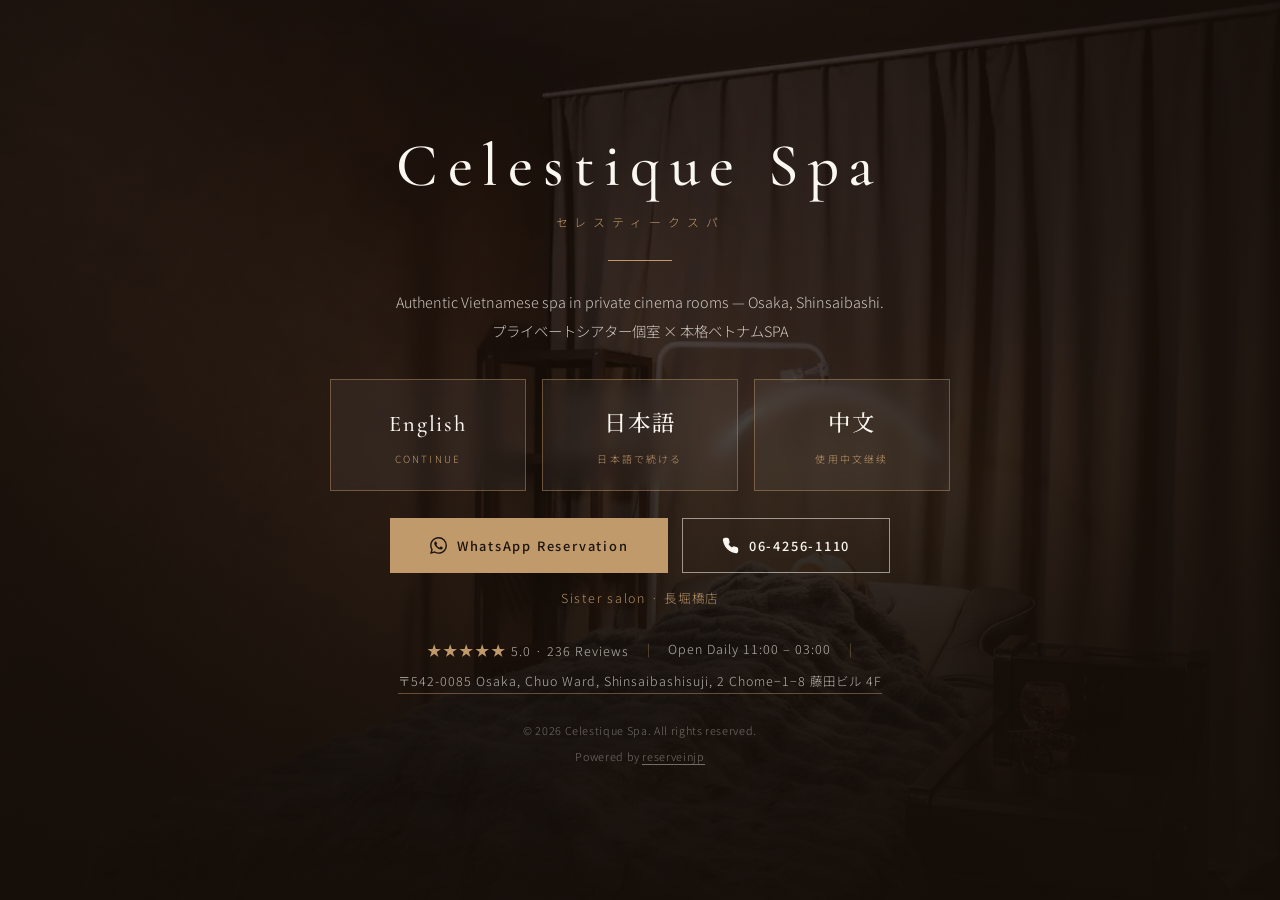
<file: index.html>
<!DOCTYPE html>
<html lang="en">
<head>
  <meta charset="UTF-8">
  <meta http-equiv="refresh" content="0; url=landing.html">
  <link rel="canonical" href="landing.html">
  <title>Celestique Spa | Osaka</title>
  <script>window.location.replace('landing.html');</script>
</head>
<body>
  <p>Redirecting to <a href="landing.html">Celestique Spa</a>&hellip;</p>
</body>
</html>
</file>
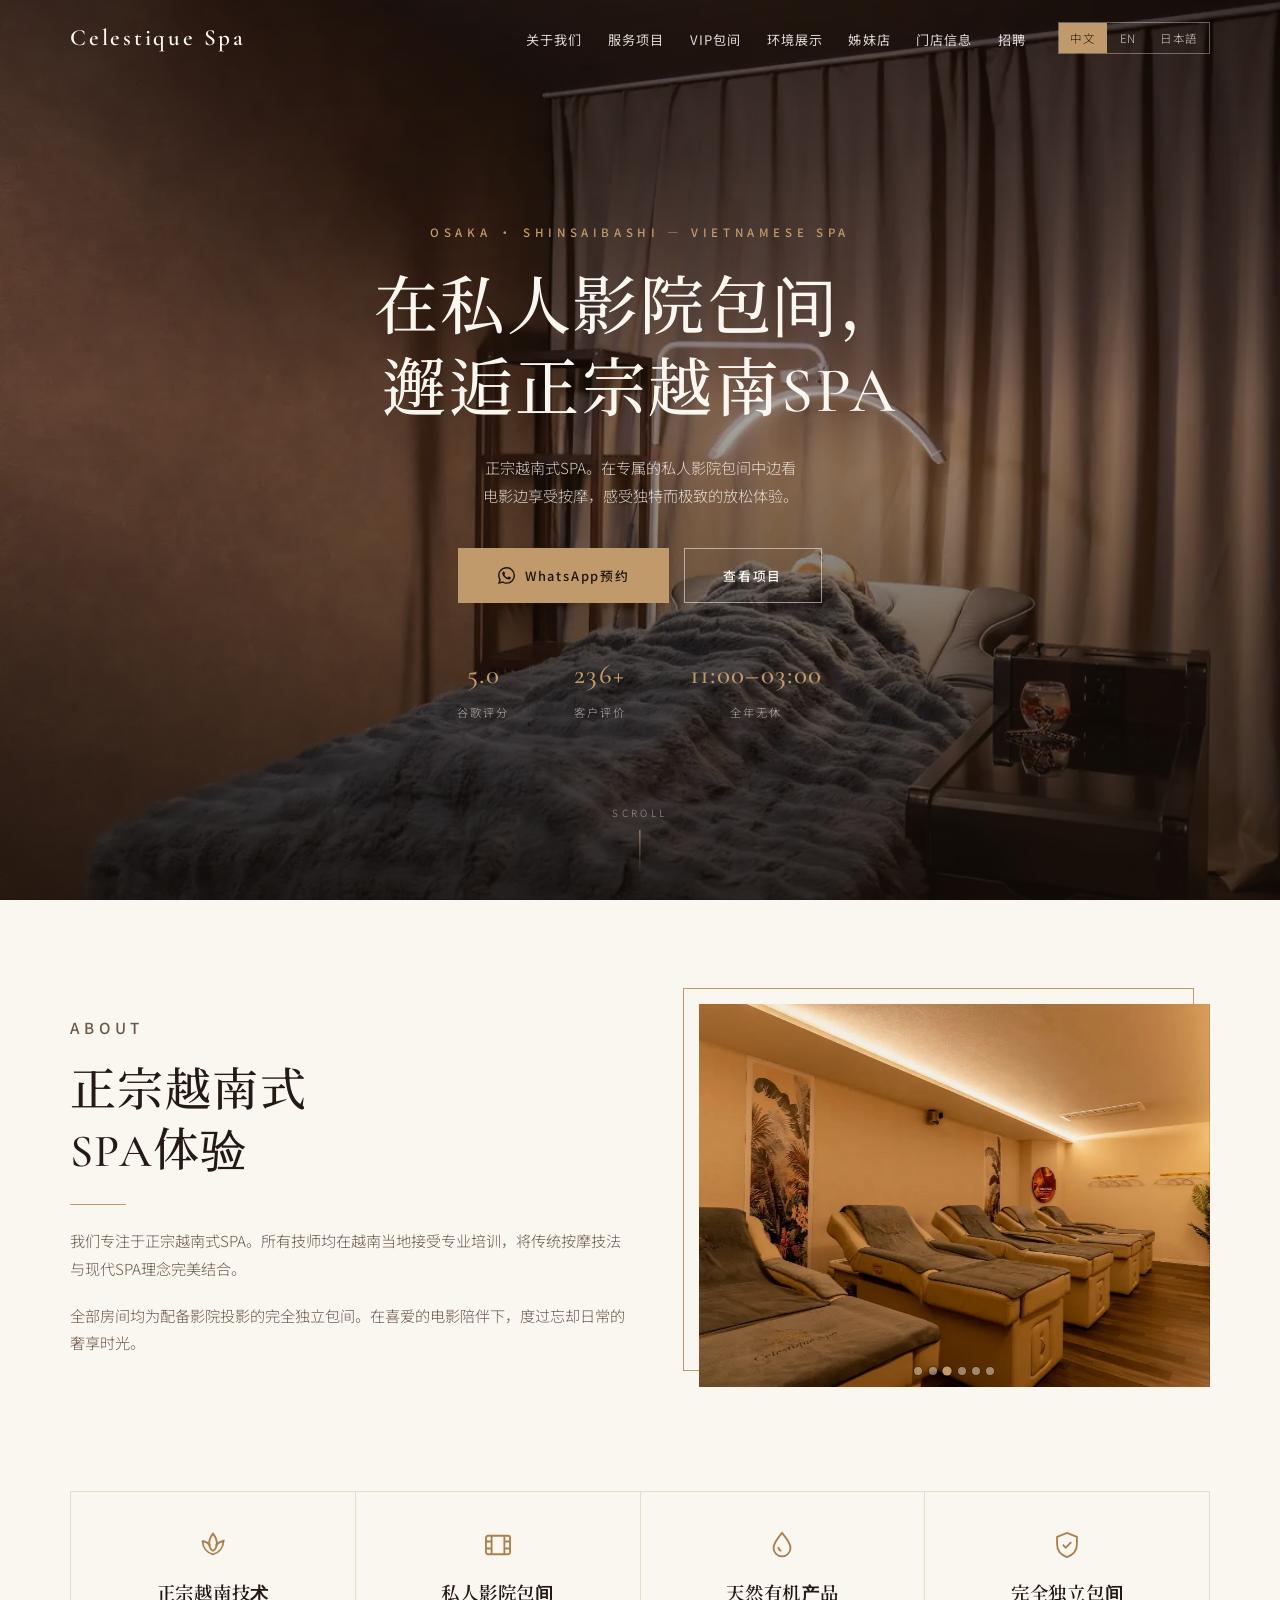
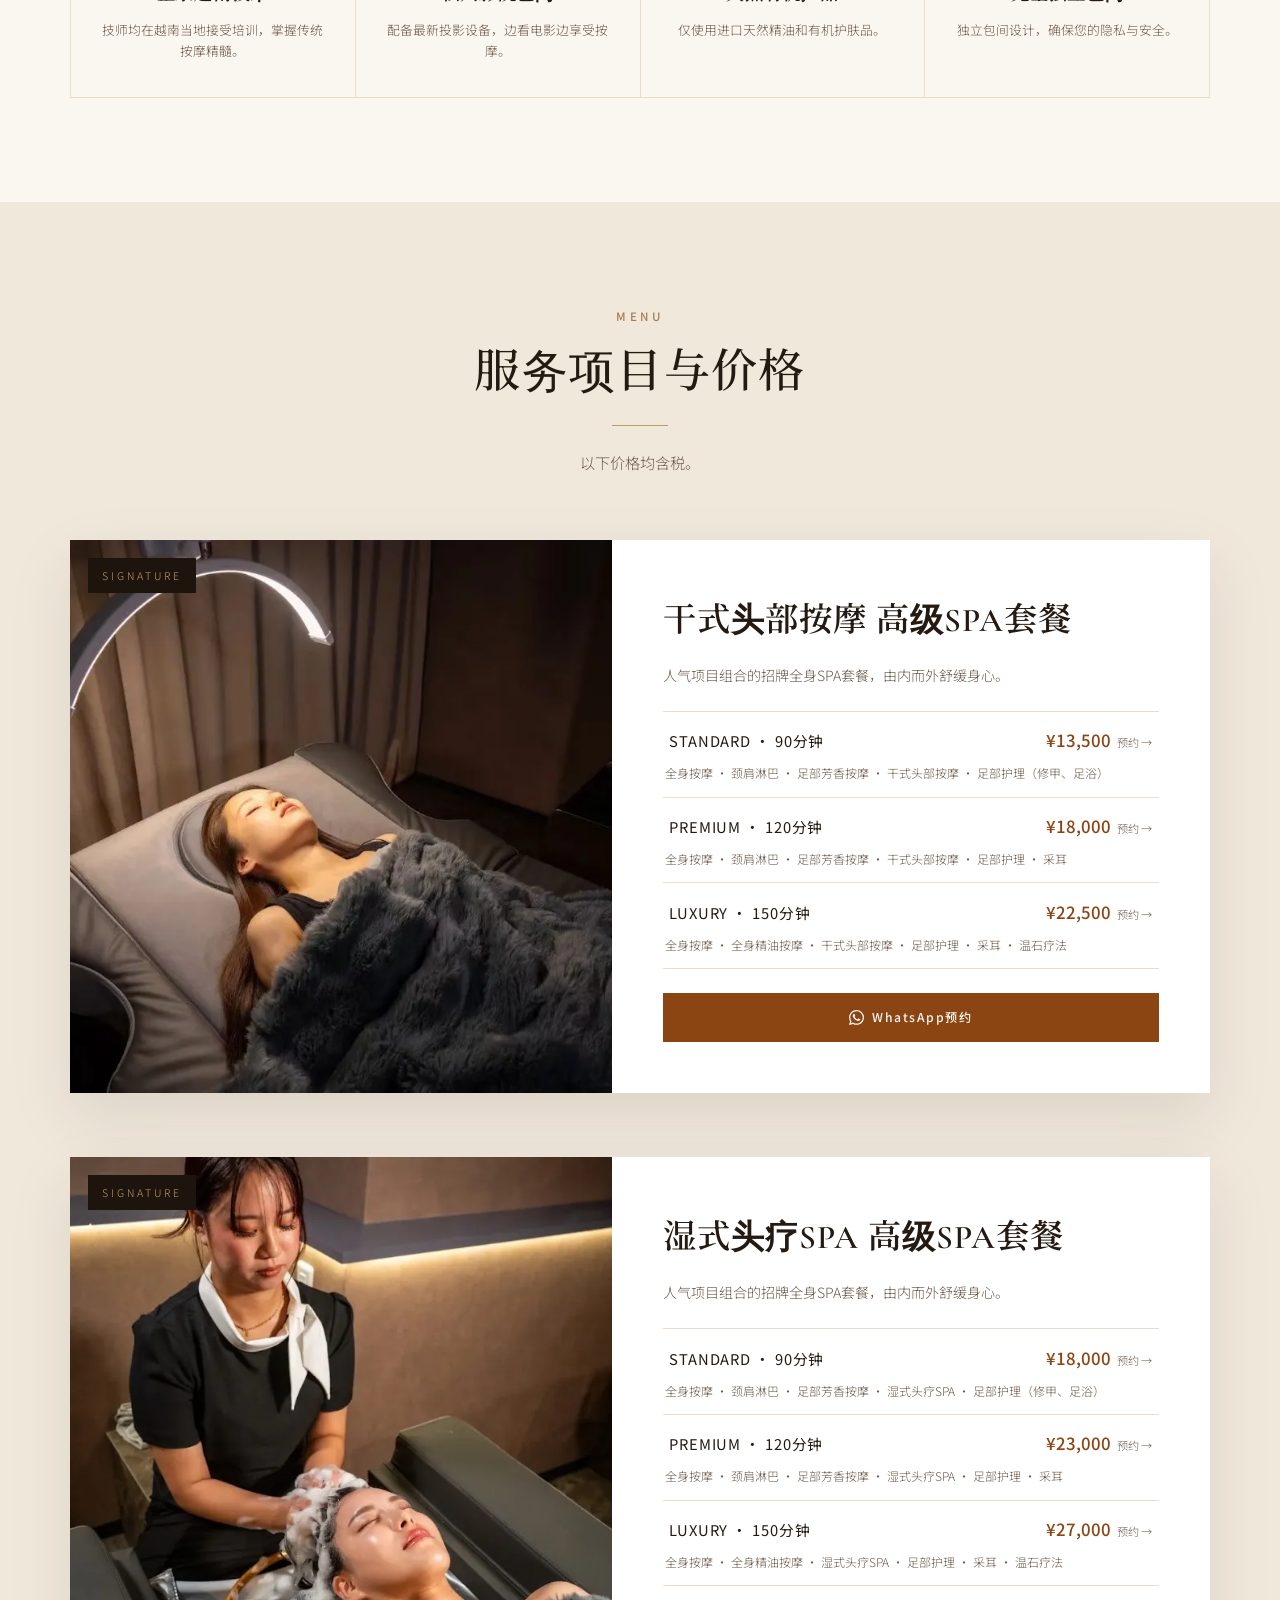
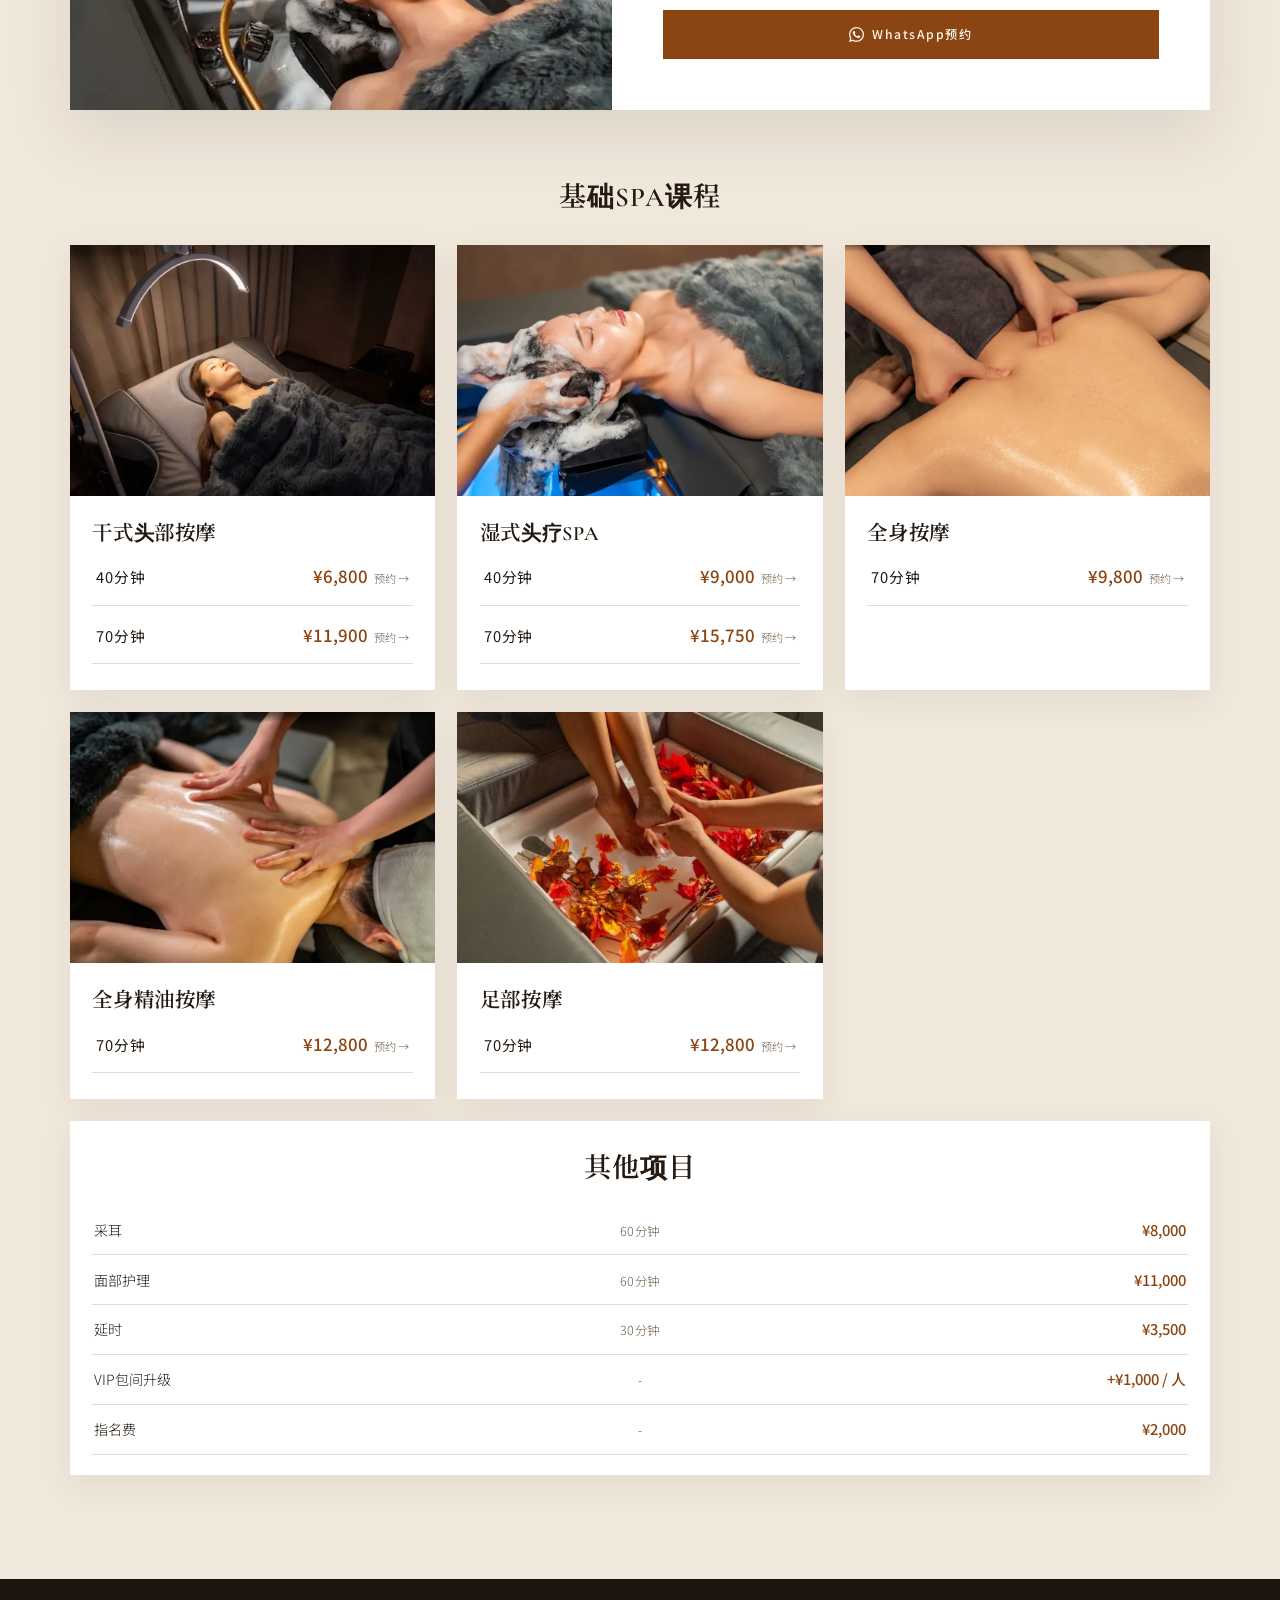
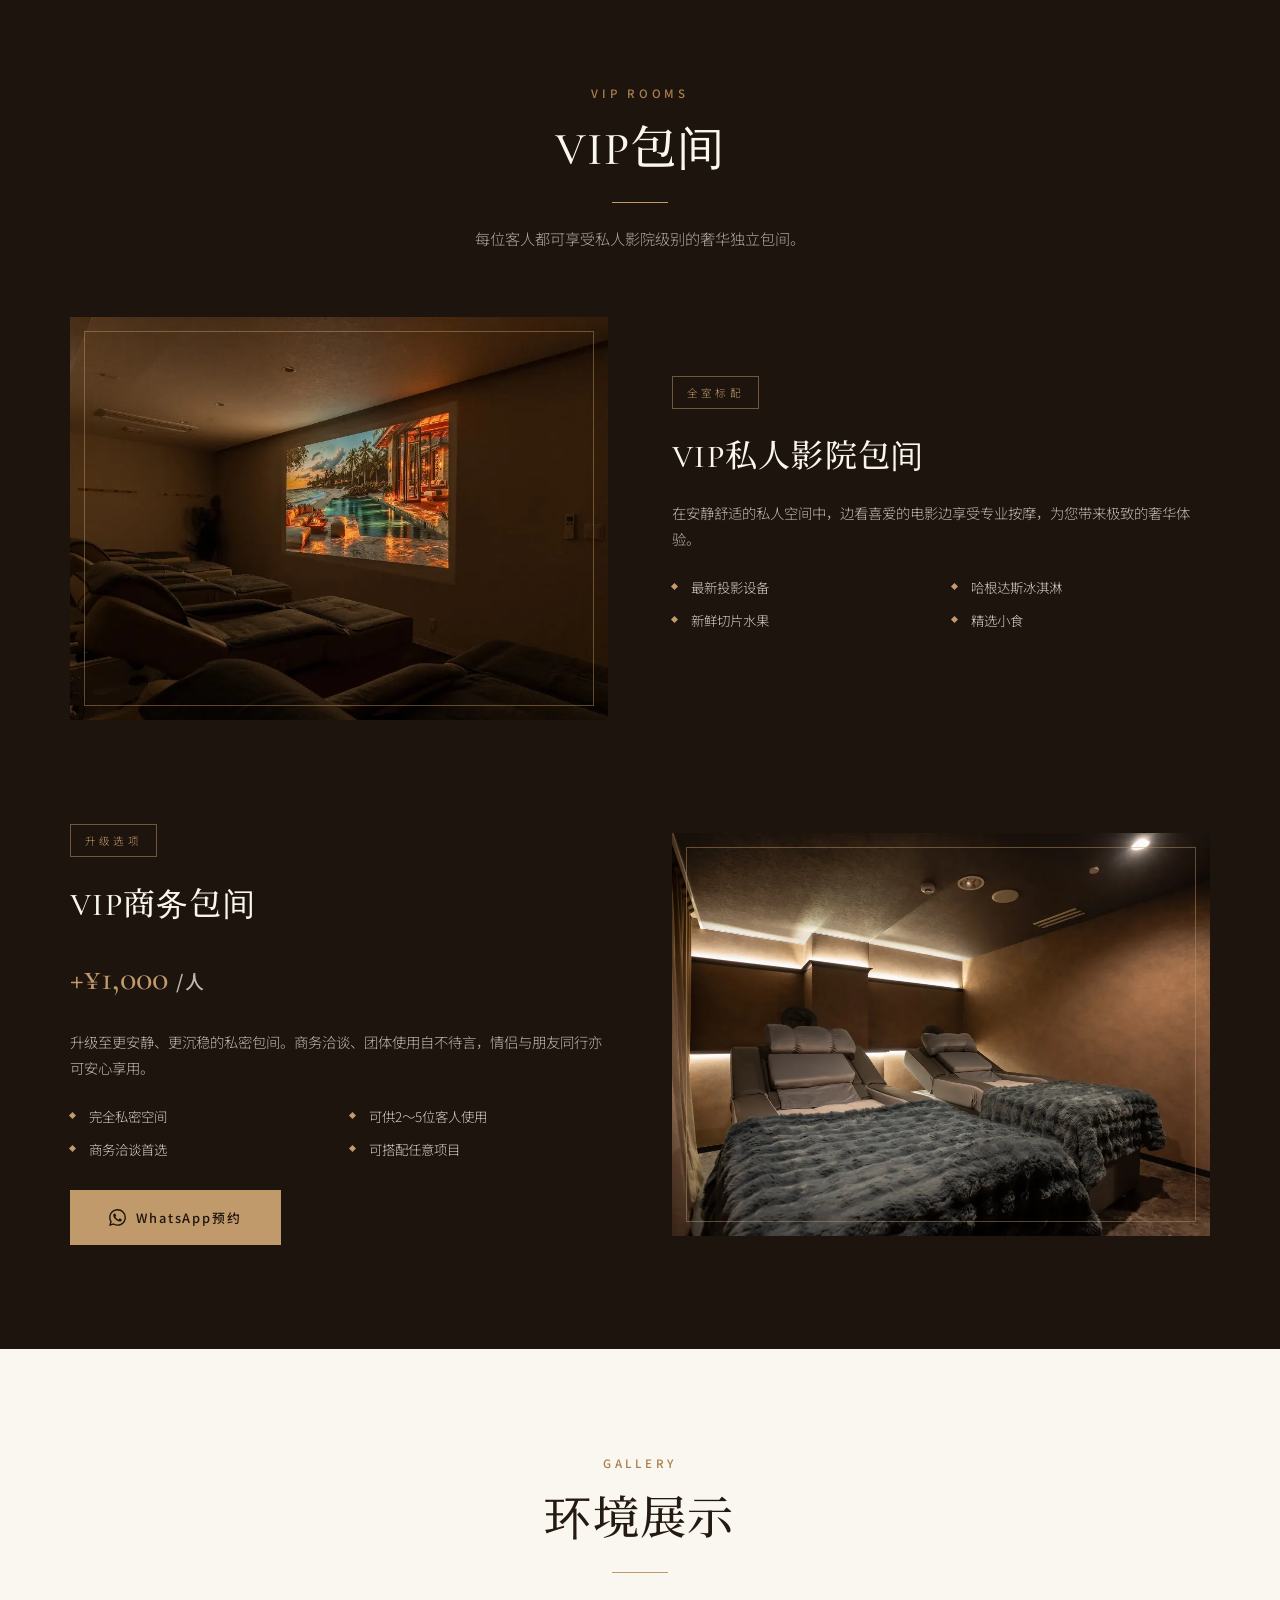
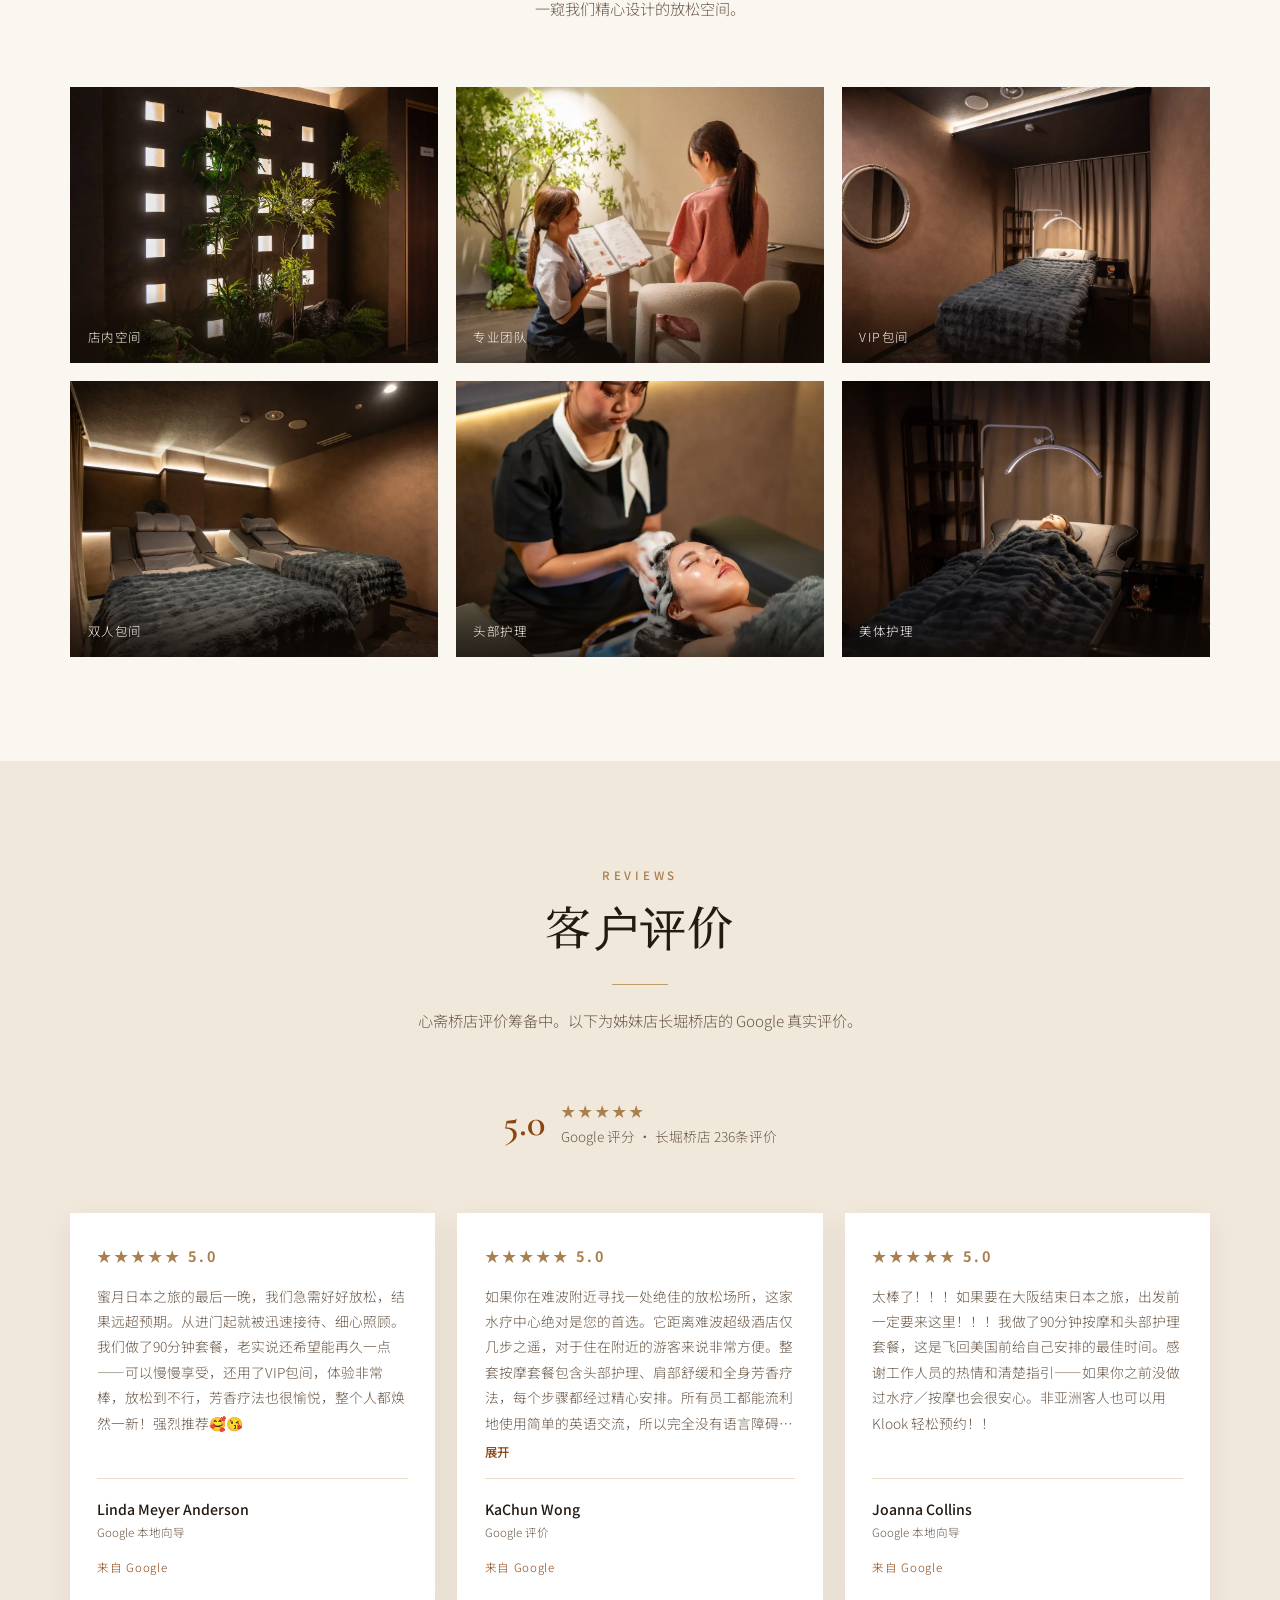
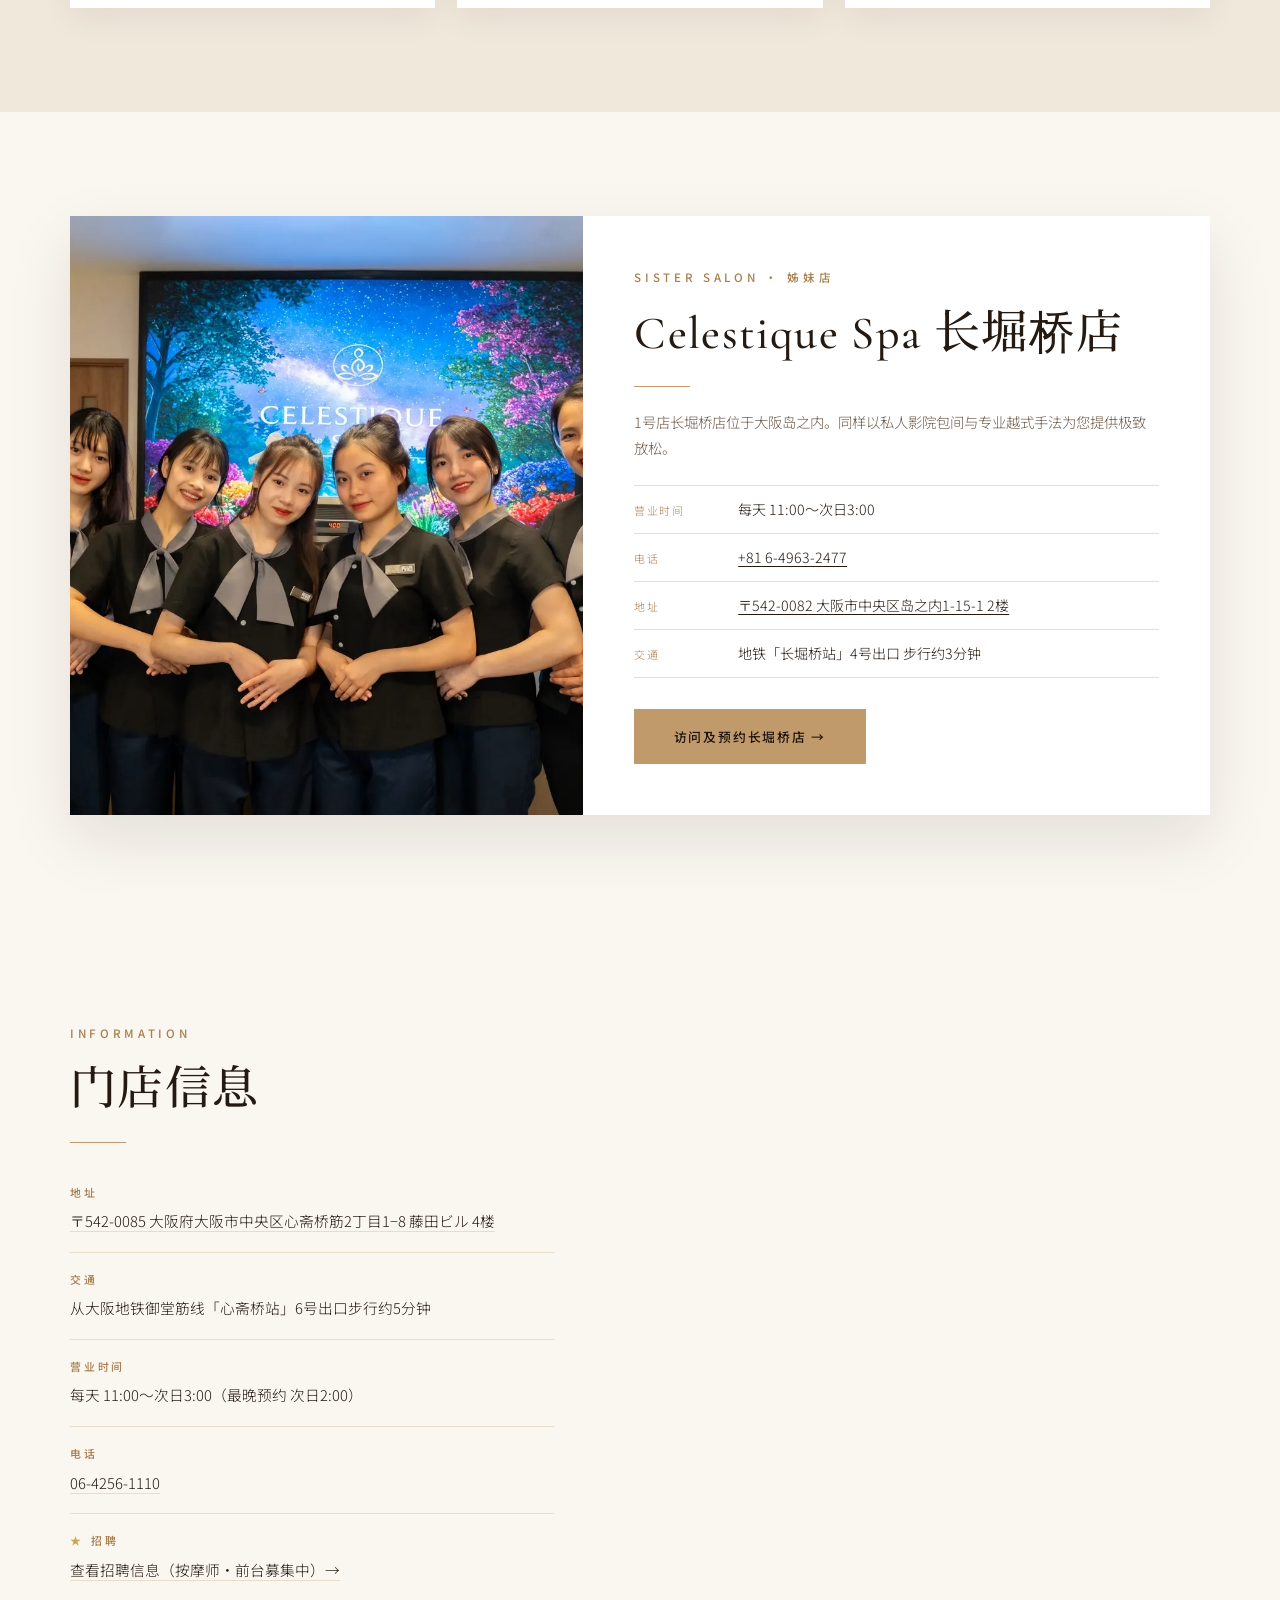
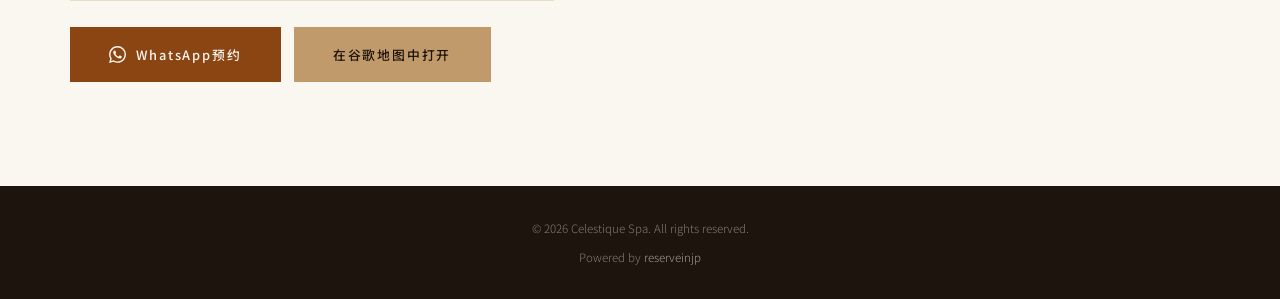
<file: cn/index.html>
<!DOCTYPE html>
<html lang="zh-CN">
<head>
  <meta charset="UTF-8">
  <meta name="viewport" content="width=device-width, initial-scale=1.0">
  <meta name="description" content="正宗越南式SPA。在私人影院包间边看电影边享受按摩，心斋桥站6号出口步行约5分钟。每天11:00〜次日3:00营业。">
  <title>Celestique Spa｜正宗越南式SPA · 大阪私人影院包间</title>
  <link rel="preconnect" href="https://fonts.googleapis.com">
  <link rel="preconnect" href="https://fonts.gstatic.com" crossorigin>
  <link href="https://fonts.googleapis.com/css2?family=Cormorant+Garamond:wght@400;500;600&family=Noto+Serif+JP:wght@400;500;600&family=Noto+Serif+SC:wght@400;500;600&family=Noto+Sans+JP:wght@300;400;500&family=Noto+Sans+SC:wght@300;400;500&display=swap" rel="stylesheet">
  <link rel="stylesheet" href="../styles.css">
</head>
<body>
  <header class="header" id="header">
    <nav class="nav container">
      <a href="../landing.html" class="logo">
        <span class="logo-en">Celestique Spa</span>
      </a>
      <button class="nav-toggle" aria-label="Menu" aria-expanded="false">
        <span></span>
        <span></span>
      </button>
      <div class="nav-menu">
        <ul class="nav-links">
          <li><a href="#about">关于我们</a></li>
          <li><a href="#menu">服务项目</a></li>
          <li><a href="#vip">VIP包间</a></li>
          <li><a href="#gallery">环境展示</a></li>
          <li><a href="#sister">姊妹店</a></li>
          <li><a href="#access">门店信息</a></li>
          <li><a href="../recruit.html?lang=cn">招聘</a></li>
        </ul>
        <div class="lang-switch">
          <a href="../cn/index.html" class="active">中文</a>
          <a href="../en/index.html">EN</a>
          <a href="../jp/index.html">日本語</a>
        </div>
      </div>
    </nav>
  </header>

  <main>
    <section class="hero">
      <div class="hero-bg" style="background-image: url(../assets/images/hero.webp);"></div>
      <div class="hero-content">
        <p class="hero-eyebrow">Osaka · Shinsaibashi — Vietnamese Spa</p>
        <h1>在私人影院包间，<br>邂逅正宗越南SPA</h1>
        <p class="hero-sub">正宗越南式SPA。在专属的私人影院包间中边看电影边享受按摩，感受独特而极致的放松体验。</p>
        <div class="hero-cta">
          <a href="../booking.html" class="btn btn-gold"><svg viewBox="0 0 24 24" xmlns="http://www.w3.org/2000/svg"><path d="M17.472 14.382c-.297-.149-1.758-.867-2.03-.967-.273-.099-.471-.148-.67.15-.197.297-.767.966-.94 1.164-.173.199-.347.223-.644.075-.297-.15-1.255-.463-2.39-1.475-.884-.788-1.48-1.761-1.653-2.059-.173-.297-.018-.458.13-.606.134-.133.298-.347.446-.52.149-.174.198-.298.298-.497.099-.198.05-.371-.025-.52-.075-.149-.669-1.612-.916-2.207-.242-.579-.487-.5-.669-.51-.173-.008-.371-.01-.57-.01-.198 0-.52.074-.792.372-.272.297-1.04 1.016-1.04 2.479 0 1.462 1.065 2.875 1.213 3.074.149.198 2.096 3.2 5.077 4.487.709.306 1.262.489 1.694.625.712.227 1.36.195 1.871.118.571-.085 1.758-.719 2.006-1.413.248-.694.248-1.289.173-1.413-.074-.124-.272-.198-.57-.347m-5.421 7.403h-.004a9.87 9.87 0 01-5.031-1.378l-.361-.214-3.741.982.998-3.648-.235-.374a9.86 9.86 0 01-1.51-5.26c.001-5.45 4.436-9.884 9.888-9.884 2.64 0 5.122 1.03 6.988 2.898a9.825 9.825 0 012.893 6.994c-.003 5.45-4.437 9.884-9.885 9.884m8.413-18.297A11.815 11.815 0 0012.05 0C5.495 0 .16 5.335.157 11.892c0 2.096.547 4.142 1.588 5.945L.057 24l6.305-1.654a11.882 11.882 0 005.683 1.448h.005c6.554 0 11.89-5.335 11.893-11.893a11.821 11.821 0 00-3.48-8.413Z"/></svg> WhatsApp预约</a>
          <a href="#menu" class="btn btn-ghost">查看项目</a>
        </div>
        <div class="hero-stats">
          <div class="hero-stat"><strong>5.0</strong><span>谷歌评分</span></div>
          <div class="hero-stat"><strong>236+</strong><span>客户评价</span></div>
          <div class="hero-stat"><strong>11:00–03:00</strong><span>全年无休</span></div>
        </div>
      </div>
      <div class="hero-scroll"><span>Scroll</span><div class="line"></div></div>
    </section>

    <section class="section" id="about">
      <div class="container">
        <div class="about-grid">
          <div class="about-text">
            <p class="eyebrow">About</p>
            <h2 class="section-title">正宗越南式<br>SPA体验</h2>
            <div class="gold-rule"></div>
            <p>我们专注于正宗越南式SPA。所有技师均在越南当地接受专业培训，将传统按摩技法与现代SPA理念完美结合。</p>
            <p>全部房间均为配备影院投影的完全独立包间。在喜爱的电影陪伴下，度过忘却日常的奢享时光。</p>
          </div>
          <div class="about-media">
            <div class="about-carousel" data-about-carousel>
              <div class="about-carousel-viewport">
                <div class="about-carousel-track">
                  <div class="about-carousel-slide"><img src="../assets/images/about-slide-01.webp" alt="Celestique Spa 接待大厅"></div>
                  <div class="about-carousel-slide"><img src="../assets/images/about-slide-02.webp" alt="Celestique Spa 等候区" loading="lazy"></div>
                  <div class="about-carousel-slide"><img src="../assets/images/about-slide-03.webp" alt="Celestique Spa 护理床位" loading="lazy"></div>
                  <div class="about-carousel-slide"><img src="../assets/images/about-slide-04.webp" alt="Celestique Spa 影院包间" loading="lazy"></div>
                  <div class="about-carousel-slide"><img src="../assets/images/about-slide-05.webp" alt="Celestique Spa 双人包间" loading="lazy"></div>
                  <div class="about-carousel-slide"><img src="../assets/images/about-slide-06.webp" alt="Celestique Spa 护理包间" loading="lazy"></div>
                </div>
              </div>
              <div class="about-carousel-dots"></div>
            </div>
          </div>
        </div>
        <div class="features">
        <div class="feature">
          <svg viewBox="0 0 24 24"><path d="M12 4c-1.8 2.4-2.7 4.6-2.7 6.7 0 2.6 1.2 4.5 2.7 5.4 1.5-.9 2.7-2.8 2.7-5.4 0-2.1-.9-4.3-2.7-6.7z"/><path d="M4.5 9c.4 5.1 3.4 8.7 7.5 9.6 4.1-.9 7.1-4.5 7.5-9.6-2.5.7-4.4 1.9-5.6 3.4M10.1 12.4C8.9 10.9 7 9.7 4.5 9"/></svg>
          <h3>正宗越南技术</h3>
          <p>技师均在越南当地接受培训，掌握传统按摩精髓。</p>
        </div>
        <div class="feature">
          <svg viewBox="0 0 24 24"><rect x="3.5" y="5.5" width="17" height="13" rx="1.5"/><path d="M7.5 5.5v13M16.5 5.5v13M3.5 9.5h4M3.5 14.5h4M16.5 9.5h4M16.5 14.5h4"/></svg>
          <h3>私人影院包间</h3>
          <p>配备最新投影设备，边看电影边享受按摩。</p>
        </div>
        <div class="feature">
          <svg viewBox="0 0 24 24"><path d="M12 3.5c3.5 4.2 6 7.4 6 10.5a6 6 0 0 1-12 0c0-3.1 2.5-6.3 6-10.5z"/><path d="M9.5 13.5a2.6 2.6 0 0 0 2 2.6"/></svg>
          <h3>天然有机产品</h3>
          <p>仅使用进口天然精油和有机护肤品。</p>
        </div>
        <div class="feature">
          <svg viewBox="0 0 24 24"><path d="M12 3.5l7 2.8v5.2c0 4.4-3 7.6-7 9-4-1.4-7-4.6-7-9V6.3l7-2.8z"/><path d="M9 11.8l2.1 2.1 3.9-4"/></svg>
          <h3>完全独立包间</h3>
          <p>独立包间设计，确保您的隐私与安全。</p>
        </div>
        </div>
      </div>
    </section>

    <section class="section section-alt" id="menu">
      <div class="container">
        <header class="section-head center">
          <p class="eyebrow">Menu</p>
          <h2 class="section-title">服务项目与价格</h2>
          <div class="gold-rule"></div>
          <p class="section-lead">以下价格均含税。</p>
        </header>

        <article class="signature">
          <div class="signature-media">
            <img src="../assets/images/svc-dryhead.webp" alt="Celestique Spa 干式头部按摩 高级SPA套餐" loading="lazy">
            <span class="signature-badge">Signature</span>
          </div>
          <div class="signature-body">
            <h3>干式头部按摩 高级SPA套餐</h3>
            <p>人气项目组合的招牌全身SPA套餐，由内而外舒缓身心。</p>
            <div class="price-rows">
            <div class="price-block">
            <a class="price-row" href="../booking.html?service=Dry%20Head%20Course%2090%20min">
              <span class="duration">STANDARD · 90分钟</span>
              <span class="amount">¥13,500<small>预约 →</small></span>
            </a>
            <p class="price-desc">全身按摩 · 颈肩淋巴 · 足部芳香按摩 · 干式头部按摩 · 足部护理（修甲、足浴）</p>
            </div>
            <div class="price-block">
            <a class="price-row" href="../booking.html?service=Dry%20Head%20Course%20120%20min">
              <span class="duration">PREMIUM · 120分钟</span>
              <span class="amount">¥18,000<small>预约 →</small></span>
            </a>
            <p class="price-desc">全身按摩 · 颈肩淋巴 · 足部芳香按摩 · 干式头部按摩 · 足部护理 · 采耳</p>
            </div>
            <div class="price-block">
            <a class="price-row" href="../booking.html?service=Dry%20Head%20Course%20150%20min">
              <span class="duration">LUXURY · 150分钟</span>
              <span class="amount">¥22,500<small>预约 →</small></span>
            </a>
            <p class="price-desc">全身按摩 · 全身精油按摩 · 干式头部按摩 · 足部护理 · 采耳 · 温石疗法</p>
            </div>
            </div>
            <a class="btn-book" href="../booking.html?service=Dry%20Head%20Course%2090%20min"><svg viewBox="0 0 24 24" xmlns="http://www.w3.org/2000/svg"><path d="M17.472 14.382c-.297-.149-1.758-.867-2.03-.967-.273-.099-.471-.148-.67.15-.197.297-.767.966-.94 1.164-.173.199-.347.223-.644.075-.297-.15-1.255-.463-2.39-1.475-.884-.788-1.48-1.761-1.653-2.059-.173-.297-.018-.458.13-.606.134-.133.298-.347.446-.52.149-.174.198-.298.298-.497.099-.198.05-.371-.025-.52-.075-.149-.669-1.612-.916-2.207-.242-.579-.487-.5-.669-.51-.173-.008-.371-.01-.57-.01-.198 0-.52.074-.792.372-.272.297-1.04 1.016-1.04 2.479 0 1.462 1.065 2.875 1.213 3.074.149.198 2.096 3.2 5.077 4.487.709.306 1.262.489 1.694.625.712.227 1.36.195 1.871.118.571-.085 1.758-.719 2.006-1.413.248-.694.248-1.289.173-1.413-.074-.124-.272-.198-.57-.347m-5.421 7.403h-.004a9.87 9.87 0 01-5.031-1.378l-.361-.214-3.741.982.998-3.648-.235-.374a9.86 9.86 0 01-1.51-5.26c.001-5.45 4.436-9.884 9.888-9.884 2.64 0 5.122 1.03 6.988 2.898a9.825 9.825 0 012.893 6.994c-.003 5.45-4.437 9.884-9.885 9.884m8.413-18.297A11.815 11.815 0 0012.05 0C5.495 0 .16 5.335.157 11.892c0 2.096.547 4.142 1.588 5.945L.057 24l6.305-1.654a11.882 11.882 0 005.683 1.448h.005c6.554 0 11.89-5.335 11.893-11.893a11.821 11.821 0 00-3.48-8.413Z"/></svg> WhatsApp预约</a>
          </div>
        </article>

        <article class="signature">
          <div class="signature-media">
            <img src="../assets/images/signature-headspa.webp" alt="Celestique Spa 湿式头疗SPA 高级SPA套餐" loading="lazy">
            <span class="signature-badge">Signature</span>
          </div>
          <div class="signature-body">
            <h3>湿式头疗SPA 高级SPA套餐</h3>
            <p>人气项目组合的招牌全身SPA套餐，由内而外舒缓身心。</p>
            <div class="price-rows">
            <div class="price-block">
            <a class="price-row" href="../booking.html?service=Wet%20Head%20Course%2090%20min">
              <span class="duration">STANDARD · 90分钟</span>
              <span class="amount">¥18,000<small>预约 →</small></span>
            </a>
            <p class="price-desc">全身按摩 · 颈肩淋巴 · 足部芳香按摩 · 湿式头疗SPA · 足部护理（修甲、足浴）</p>
            </div>
            <div class="price-block">
            <a class="price-row" href="../booking.html?service=Wet%20Head%20Course%20120%20min">
              <span class="duration">PREMIUM · 120分钟</span>
              <span class="amount">¥23,000<small>预约 →</small></span>
            </a>
            <p class="price-desc">全身按摩 · 颈肩淋巴 · 足部芳香按摩 · 湿式头疗SPA · 足部护理 · 采耳</p>
            </div>
            <div class="price-block">
            <a class="price-row" href="../booking.html?service=Wet%20Head%20Course%20150%20min">
              <span class="duration">LUXURY · 150分钟</span>
              <span class="amount">¥27,000<small>预约 →</small></span>
            </a>
            <p class="price-desc">全身按摩 · 全身精油按摩 · 湿式头疗SPA · 足部护理 · 采耳 · 温石疗法</p>
            </div>
            </div>
            <a class="btn-book" href="../booking.html?service=Wet%20Head%20Course%2090%20min"><svg viewBox="0 0 24 24" xmlns="http://www.w3.org/2000/svg"><path d="M17.472 14.382c-.297-.149-1.758-.867-2.03-.967-.273-.099-.471-.148-.67.15-.197.297-.767.966-.94 1.164-.173.199-.347.223-.644.075-.297-.15-1.255-.463-2.39-1.475-.884-.788-1.48-1.761-1.653-2.059-.173-.297-.018-.458.13-.606.134-.133.298-.347.446-.52.149-.174.198-.298.298-.497.099-.198.05-.371-.025-.52-.075-.149-.669-1.612-.916-2.207-.242-.579-.487-.5-.669-.51-.173-.008-.371-.01-.57-.01-.198 0-.52.074-.792.372-.272.297-1.04 1.016-1.04 2.479 0 1.462 1.065 2.875 1.213 3.074.149.198 2.096 3.2 5.077 4.487.709.306 1.262.489 1.694.625.712.227 1.36.195 1.871.118.571-.085 1.758-.719 2.006-1.413.248-.694.248-1.289.173-1.413-.074-.124-.272-.198-.57-.347m-5.421 7.403h-.004a9.87 9.87 0 01-5.031-1.378l-.361-.214-3.741.982.998-3.648-.235-.374a9.86 9.86 0 01-1.51-5.26c.001-5.45 4.436-9.884 9.888-9.884 2.64 0 5.122 1.03 6.988 2.898a9.825 9.825 0 012.893 6.994c-.003 5.45-4.437 9.884-9.885 9.884m8.413-18.297A11.815 11.815 0 0012.05 0C5.495 0 .16 5.335.157 11.892c0 2.096.547 4.142 1.588 5.945L.057 24l6.305-1.654a11.882 11.882 0 005.683 1.448h.005c6.554 0 11.89-5.335 11.893-11.893a11.821 11.821 0 00-3.48-8.413Z"/></svg> WhatsApp预约</a>
          </div>
        </article>

        <h3 class="menu-subhead">基础SPA课程</h3>
        <div class="menu-grid">
        <article class="menu-card">
          <div class="menu-card-media"><img src="../assets/images/svc-dryhead.webp" alt="Celestique Spa 干式头部按摩" loading="lazy"></div>
          <div class="menu-card-body">
            <h3>干式头部按摩</h3>
            <div class="price-rows">
            <a class="price-row" href="../booking.html?service=Dry%20Head%20Massage%2040%20min">
              <span class="duration">40分钟</span>
              <span class="amount">¥6,800<small>预约 →</small></span>
            </a>
            <a class="price-row" href="../booking.html?service=Dry%20Head%20Massage%2070%20min">
              <span class="duration">70分钟</span>
              <span class="amount">¥11,900<small>预约 →</small></span>
            </a>
            </div>
          </div>
        </article>
        <article class="menu-card">
          <div class="menu-card-media"><img src="../assets/images/svc-headspa.webp" alt="Celestique Spa 湿式头疗SPA" loading="lazy"></div>
          <div class="menu-card-body">
            <h3>湿式头疗SPA</h3>
            <div class="price-rows">
            <a class="price-row" href="../booking.html?service=Wet%20Head%20Spa%2040%20min">
              <span class="duration">40分钟</span>
              <span class="amount">¥9,000<small>预约 →</small></span>
            </a>
            <a class="price-row" href="../booking.html?service=Wet%20Head%20Spa%2070%20min">
              <span class="duration">70分钟</span>
              <span class="amount">¥15,750<small>预约 →</small></span>
            </a>
            </div>
          </div>
        </article>
        <article class="menu-card">
          <div class="menu-card-media"><img src="../assets/images/svc-shiatsu.webp" alt="Celestique Spa 全身按摩" loading="lazy"></div>
          <div class="menu-card-body">
            <h3>全身按摩</h3>
            <div class="price-rows">
            <a class="price-row" href="../booking.html?service=Full%20Body%20Massage%2070%20min">
              <span class="duration">70分钟</span>
              <span class="amount">¥9,800<small>预约 →</small></span>
            </a>
            </div>
          </div>
        </article>
        <article class="menu-card">
          <div class="menu-card-media"><img src="../assets/images/svc-oil.webp" alt="Celestique Spa 全身精油按摩" loading="lazy"></div>
          <div class="menu-card-body">
            <h3>全身精油按摩</h3>
            <div class="price-rows">
            <a class="price-row" href="../booking.html?service=Full%20Body%20Oil%20Massage%2070%20min">
              <span class="duration">70分钟</span>
              <span class="amount">¥12,800<small>预约 →</small></span>
            </a>
            </div>
          </div>
        </article>
        <article class="menu-card">
          <div class="menu-card-media"><img src="../assets/images/svc-foot.webp" alt="Celestique Spa 足部按摩" loading="lazy"></div>
          <div class="menu-card-body">
            <h3>足部按摩</h3>
            <div class="price-rows">
            <a class="price-row" href="../booking.html?service=Foot%20Massage%2070%20min">
              <span class="duration">70分钟</span>
              <span class="amount">¥12,800<small>预约 →</small></span>
            </a>
            </div>
          </div>
        </article>
        </div>

        <div class="menu-extra">
          <h3 class="menu-subhead">其他项目</h3>
          <a class="menu-extra-row" href="../booking.html?service=Ear%20Cleaning%2060%20min"><span class="opt-name">采耳</span><span class="opt-dur">60分钟</span><span class="opt-price">¥8,000</span></a>
          <a class="menu-extra-row" href="../booking.html?service=Facial%20Treatment%2060%20min"><span class="opt-name">面部护理</span><span class="opt-dur">60分钟</span><span class="opt-price">¥11,000</span></a>
          <div class="menu-extra-row"><span class="opt-name">延时</span><span class="opt-dur">30分钟</span><span class="opt-price">¥3,500</span></div>
          <div class="menu-extra-row"><span class="opt-name">VIP包间升级</span><span class="opt-dur">-</span><span class="opt-price">+¥1,000 / 人</span></div>
          <div class="menu-extra-row"><span class="opt-name">指名费</span><span class="opt-dur">-</span><span class="opt-price">¥2,000</span></div>
        </div>

        <div class="menu-extra gift-card">
          <h3 class="menu-subhead">礼品卡</h3>
          <p class="gift-lead">高级SPA课程礼品卡现享九折。</p>
          <div class="menu-extra-row"><span class="opt-name">90分钟</span><span class="opt-dur"></span><span class="opt-price">¥12,150</span></div>
          <div class="menu-extra-row"><span class="opt-name">120分钟</span><span class="opt-dur"></span><span class="opt-price">¥16,200</span></div>
          <div class="menu-extra-row"><span class="opt-name">150分钟</span><span class="opt-dur"></span><span class="opt-price">¥20,250</span></div>
        </div>
      </div>
    </section>

    <section class="section vip" id="vip">
      <div class="container">
        <header class="section-head center">
          <p class="eyebrow">VIP Rooms</p>
          <h2 class="section-title">VIP包间</h2>
          <div class="gold-rule"></div>
          <p class="section-lead">每位客人都可享受私人影院级别的奢华独立包间。</p>
        </header>

        <div class="vip-block">
          <div class="vip-media">
            <img src="../assets/images/vip-cinema.webp" alt="VIP私人影院包间" loading="lazy">
          </div>
          <div class="vip-body">
            <span class="vip-tag">全室标配</span>
            <h3>VIP私人影院包间</h3>
            <p>在安静舒适的私人空间中，边看喜爱的电影边享受专业按摩，为您带来极致的奢华体验。</p>
            <ul class="vip-list">
              <li>最新投影设备</li>
              <li>哈根达斯冰淇淋</li>
              <li>新鲜切片水果</li>
              <li>精选小食</li>
            </ul>
          </div>
        </div>

        <div class="vip-block reverse">
          <div class="vip-media">
            <img src="../assets/images/vip-business.webp" alt="VIP商务包间" loading="lazy">
          </div>
          <div class="vip-body">
            <span class="vip-tag">升级选项</span>
            <h3>VIP商务包间</h3>
            <p class="vip-price">+¥1,000<small>/人</small></p>
            <p>升级至更安静、更沉稳的私密包间。商务洽谈、团体使用自不待言，情侣与朋友同行亦可安心享用。</p>
            <ul class="vip-list">
              <li>完全私密空间</li>
              <li>可供2～5位客人使用</li>
              <li>商务洽谈首选</li>
              <li>可搭配任意项目</li>
            </ul>
            <a href="../booking.html" class="btn btn-gold"><svg viewBox="0 0 24 24" xmlns="http://www.w3.org/2000/svg"><path d="M17.472 14.382c-.297-.149-1.758-.867-2.03-.967-.273-.099-.471-.148-.67.15-.197.297-.767.966-.94 1.164-.173.199-.347.223-.644.075-.297-.15-1.255-.463-2.39-1.475-.884-.788-1.48-1.761-1.653-2.059-.173-.297-.018-.458.13-.606.134-.133.298-.347.446-.52.149-.174.198-.298.298-.497.099-.198.05-.371-.025-.52-.075-.149-.669-1.612-.916-2.207-.242-.579-.487-.5-.669-.51-.173-.008-.371-.01-.57-.01-.198 0-.52.074-.792.372-.272.297-1.04 1.016-1.04 2.479 0 1.462 1.065 2.875 1.213 3.074.149.198 2.096 3.2 5.077 4.487.709.306 1.262.489 1.694.625.712.227 1.36.195 1.871.118.571-.085 1.758-.719 2.006-1.413.248-.694.248-1.289.173-1.413-.074-.124-.272-.198-.57-.347m-5.421 7.403h-.004a9.87 9.87 0 01-5.031-1.378l-.361-.214-3.741.982.998-3.648-.235-.374a9.86 9.86 0 01-1.51-5.26c.001-5.45 4.436-9.884 9.888-9.884 2.64 0 5.122 1.03 6.988 2.898a9.825 9.825 0 012.893 6.994c-.003 5.45-4.437 9.884-9.885 9.884m8.413-18.297A11.815 11.815 0 0012.05 0C5.495 0 .16 5.335.157 11.892c0 2.096.547 4.142 1.588 5.945L.057 24l6.305-1.654a11.882 11.882 0 005.683 1.448h.005c6.554 0 11.89-5.335 11.893-11.893a11.821 11.821 0 00-3.48-8.413Z"/></svg> WhatsApp预约</a>
          </div>
        </div>
      </div>
    </section>

    <section class="section" id="gallery">
      <div class="container">
        <header class="section-head center">
          <p class="eyebrow">Gallery</p>
          <h2 class="section-title">环境展示</h2>
          <div class="gold-rule"></div>
          <p class="section-lead">一窥我们精心设计的放松空间。</p>
        </header>
        <div class="gallery-grid">
        <figure class="gallery-item">
          <img src="../assets/images/gallery-01.webp" alt="Celestique Spa 接待区" loading="lazy">
          <figcaption>店内空间</figcaption>
        </figure>
        <figure class="gallery-item">
          <img src="../assets/images/gallery-02.webp" alt="Celestique Spa 专业团队" loading="lazy">
          <figcaption>专业团队</figcaption>
        </figure>
        <figure class="gallery-item">
          <img src="../assets/images/gallery-03.webp" alt="Celestique Spa VIP包间" loading="lazy">
          <figcaption>VIP包间</figcaption>
        </figure>
        <figure class="gallery-item">
          <img src="../assets/images/gallery-04.webp" alt="Celestique Spa 放松区" loading="lazy">
          <figcaption>双人包间</figcaption>
        </figure>
        <figure class="gallery-item">
          <img src="../assets/images/gallery-05.webp" alt="Celestique Spa 头部护理" loading="lazy">
          <figcaption>头部护理</figcaption>
        </figure>
        <figure class="gallery-item">
          <img src="../assets/images/gallery-06.webp" alt="Celestique Spa 美体护理" loading="lazy">
          <figcaption>美体护理</figcaption>
        </figure>
        </div>
      </div>
    </section>

    <section class="section section-alt" id="reviews">
      <div class="container">
        <header class="section-head center">
          <p class="eyebrow">Reviews</p>
          <h2 class="section-title">客户评价</h2>
          <div class="gold-rule"></div>
          <p class="section-lead">心斋桥店评价筹备中。以下为姊妹店长堀桥店的 Google 真实评价。</p>
        </header>
        <a class="rating-banner" href="https://www.google.com/search?hl=zh-CN&q=Celestique+Spa&ludocid=17162967397030411841#lrd=0x6000e79b96d84ff9:0xee2f1bea0f9bbe41,1" target="_blank" rel="noopener noreferrer">
          <strong>5.0</strong>
          <div>
            <div class="stars">★★★★★</div>
            <span>Google 评分 · 长堀桥店 236条评价</span>
          </div>
        </a>
        <div class="review-grid">
        <article class="review-card">
        <a class="review-card-link" href="https://maps.app.goo.gl/buhNzLZ84xdosqFF7" target="_blank" rel="noopener noreferrer">
          <div class="stars">★★★★★ <strong>5.0</strong></div>
          <blockquote>蜜月日本之旅的最后一晚，我们急需好好放松，结果远超预期。从进门起就被迅速接待、细心照顾。我们做了90分钟套餐，老实说还希望能再久一点——可以慢慢享受，还用了VIP包间，体验非常棒，放松到不行，芳香疗法也很愉悦，整个人都焕然一新！强烈推荐🥰😘</blockquote>
          <div class="review-who">
            <div><strong>Linda Meyer Anderson</strong><span>Google 本地向导</span></div>
          </div>
          <span class="review-source">来自 Google</span>
          </a>
        </article>
        <article class="review-card">
        <a class="review-card-link" href="https://maps.app.goo.gl/nM2f8WstmPziR29e8" target="_blank" rel="noopener noreferrer">
          <div class="stars">★★★★★ <strong>5.0</strong></div>
          <blockquote>如果你在难波附近寻找一处绝佳的放松场所，这家水疗中心绝对是您的首选。它距离难波超级酒店仅几步之遥，对于住在附近的游客来说非常方便。整套按摩套餐包含头部护理、肩部舒缓和全身芳香疗法，每个步骤都经过精心安排。所有员工都能流利地使用简单的英语交流，所以完全没有语言障碍。环境宁静舒适，远离喧嚣的购物人群。按摩后，我立刻感到身心轻盈、神清气爽。这是一次非常棒的日式放松体验。我非常喜欢你们的服务，也希望能通过这篇评论参与你们的抽奖活动。</blockquote>
          <div class="review-who">
            <div><strong>KaChun Wong</strong><span>Google 评价</span></div>
          </div>
          <span class="review-source">来自 Google</span>
          </a>
        </article>
        <article class="review-card">
        <a class="review-card-link" href="https://maps.app.goo.gl/sSXXQuSbgMjek6eB7" target="_blank" rel="noopener noreferrer">
          <div class="stars">★★★★★ <strong>5.0</strong></div>
          <blockquote>太棒了！！！如果要在大阪结束日本之旅，出发前一定要来这里！！！我做了90分钟按摩和头部护理套餐，这是飞回美国前给自己安排的最佳时间。感谢工作人员的热情和清楚指引——如果你之前没做过水疗／按摩也会很安心。非亚洲客人也可以用 Klook 轻松预约！！</blockquote>
          <div class="review-who">
            <div><strong>Joanna Collins</strong><span>Google 本地向导</span></div>
          </div>
          <span class="review-source">来自 Google</span>
          </a>
        </article>
        </div>
      </div>
    </section>

    <section class="section sister-section" id="sister">
      <div class="container">
        <div class="sister-card">
          <div class="sister-media">
            <img src="../assets/images/sister-nagahoribashi.webp" alt="Celestique Spa 长堀桥店" loading="lazy">
          </div>
          <div class="sister-body">
            <p class="eyebrow">Sister Salon · 姊妹店</p>
            <h2 class="section-title">Celestique Spa 长堀桥店</h2>
            <div class="gold-rule"></div>
            <p class="sister-intro">1号店长堀桥店位于大阪岛之内。同样以私人影院包间与专业越式手法为您提供极致放松。</p>
            <ul class="sister-info">
            <li><span class="k">营业时间</span><span class="v">每天 11:00〜次日3:00</span></li>
            <li><span class="k">电话</span><span class="v"><a href="tel:+81649632477">+81 6-4963-2477</a></span></li>
            <li><span class="k">地址</span><span class="v"><a href="https://maps.app.goo.gl/tpL7jkPrLn7CtPPL7" target="_blank" rel="noopener">〒542-0082 大阪市中央区岛之内1-15-1 2楼</a></span></li>
            <li><span class="k">交通</span><span class="v">地铁「长堀桥站」4号出口 步行约3分钟</span></li>
            </ul>
            <a href="https://arfunpizza.com/fi/shops/celestiquespa/landing.html" target="_blank" rel="noopener" class="btn btn-gold">访问及预约长堀桥店 →</a>
          </div>
        </div>
      </div>
    </section>

    <section class="section" id="access">
      <div class="container">
        <div class="access-grid">
          <div>
            <p class="eyebrow">Information</p>
            <h2 class="section-title">门店信息</h2>
            <div class="gold-rule"></div>
            <div class="access-item">
              <h4>地址</h4>
              <p><a href="https://maps.app.goo.gl/aXwWCqiYofArRiDN9?g_st=ic" target="_blank" rel="noopener noreferrer">〒542-0085 大阪府大阪市中央区心斋桥筋2丁目1−8 藤田ビル 4楼</a></p>
            </div>
            <div class="access-item">
              <h4>交通</h4>
              <p>从大阪地铁御堂筋线「心斋桥站」6号出口步行约5分钟</p>
            </div>
            <div class="access-item">
              <h4>营业时间</h4>
              <p>每天 11:00〜次日3:00（最晚预约 次日2:00）</p>
            </div>
            <div class="access-item">
              <h4>电话</h4>
              <p><a href="tel:+81642561110">06-4256-1110</a></p>
            </div>
            <div class="access-item">
              <h4 class="rec-title"><span class="rec-star">★</span> 招聘</h4>
              <p><a href="../recruit.html?lang=cn">查看招聘信息（按摩师・前台募集中）→</a></p>
            </div>

            <div class="access-cta">
              <a href="../booking.html" class="btn btn-dark"><svg viewBox="0 0 24 24" xmlns="http://www.w3.org/2000/svg"><path d="M17.472 14.382c-.297-.149-1.758-.867-2.03-.967-.273-.099-.471-.148-.67.15-.197.297-.767.966-.94 1.164-.173.199-.347.223-.644.075-.297-.15-1.255-.463-2.39-1.475-.884-.788-1.48-1.761-1.653-2.059-.173-.297-.018-.458.13-.606.134-.133.298-.347.446-.52.149-.174.198-.298.298-.497.099-.198.05-.371-.025-.52-.075-.149-.669-1.612-.916-2.207-.242-.579-.487-.5-.669-.51-.173-.008-.371-.01-.57-.01-.198 0-.52.074-.792.372-.272.297-1.04 1.016-1.04 2.479 0 1.462 1.065 2.875 1.213 3.074.149.198 2.096 3.2 5.077 4.487.709.306 1.262.489 1.694.625.712.227 1.36.195 1.871.118.571-.085 1.758-.719 2.006-1.413.248-.694.248-1.289.173-1.413-.074-.124-.272-.198-.57-.347m-5.421 7.403h-.004a9.87 9.87 0 01-5.031-1.378l-.361-.214-3.741.982.998-3.648-.235-.374a9.86 9.86 0 01-1.51-5.26c.001-5.45 4.436-9.884 9.888-9.884 2.64 0 5.122 1.03 6.988 2.898a9.825 9.825 0 012.893 6.994c-.003 5.45-4.437 9.884-9.885 9.884m8.413-18.297A11.815 11.815 0 0012.05 0C5.495 0 .16 5.335.157 11.892c0 2.096.547 4.142 1.588 5.945L.057 24l6.305-1.654a11.882 11.882 0 005.683 1.448h.005c6.554 0 11.89-5.335 11.893-11.893a11.821 11.821 0 00-3.48-8.413Z"/></svg> WhatsApp预约</a>
              <a href="https://maps.app.goo.gl/aXwWCqiYofArRiDN9?g_st=ic" target="_blank" rel="noopener noreferrer" class="btn btn-gold">在谷歌地图中打开</a>
            </div>
          </div>
          <div class="access-map">
            <iframe title="Celestique Spa 地图" src="https://maps.google.com/maps?cid=12202681524113510720&hl=zh-CN&output=embed" allowfullscreen loading="lazy" referrerpolicy="no-referrer-when-downgrade"></iframe>
          </div>
        </div>
      </div>
    </section>
  </main>

  <footer class="footer">
    <div class="container">
      <div class="footer-bottom"><p>&copy; 2026 Celestique Spa. All rights reserved.</p>
        <p>Powered by <a href="https://reserveinjp.com/" target="_blank" rel="noopener">reserveinjp</a></p>
      </div>
    </div>
  </footer>
  <script src="../script.js"></script>
</body>
</html>
</file>
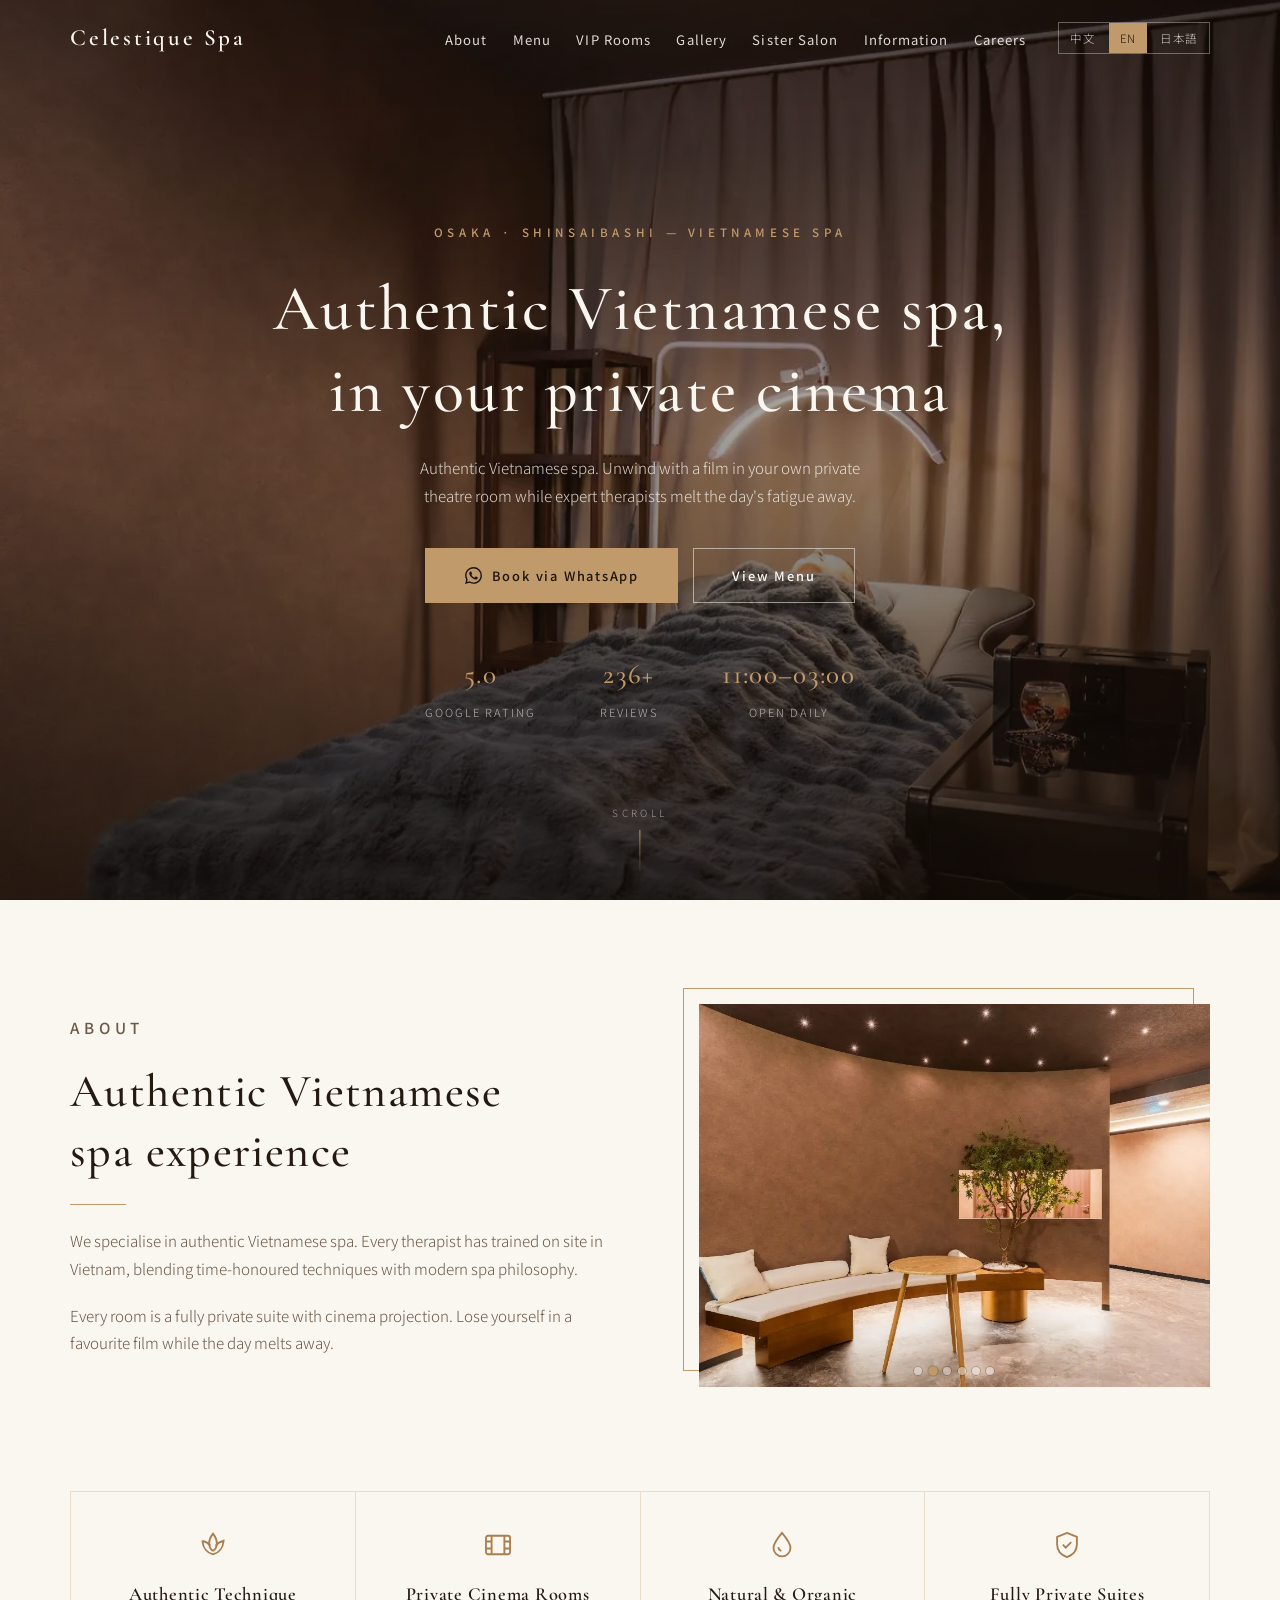
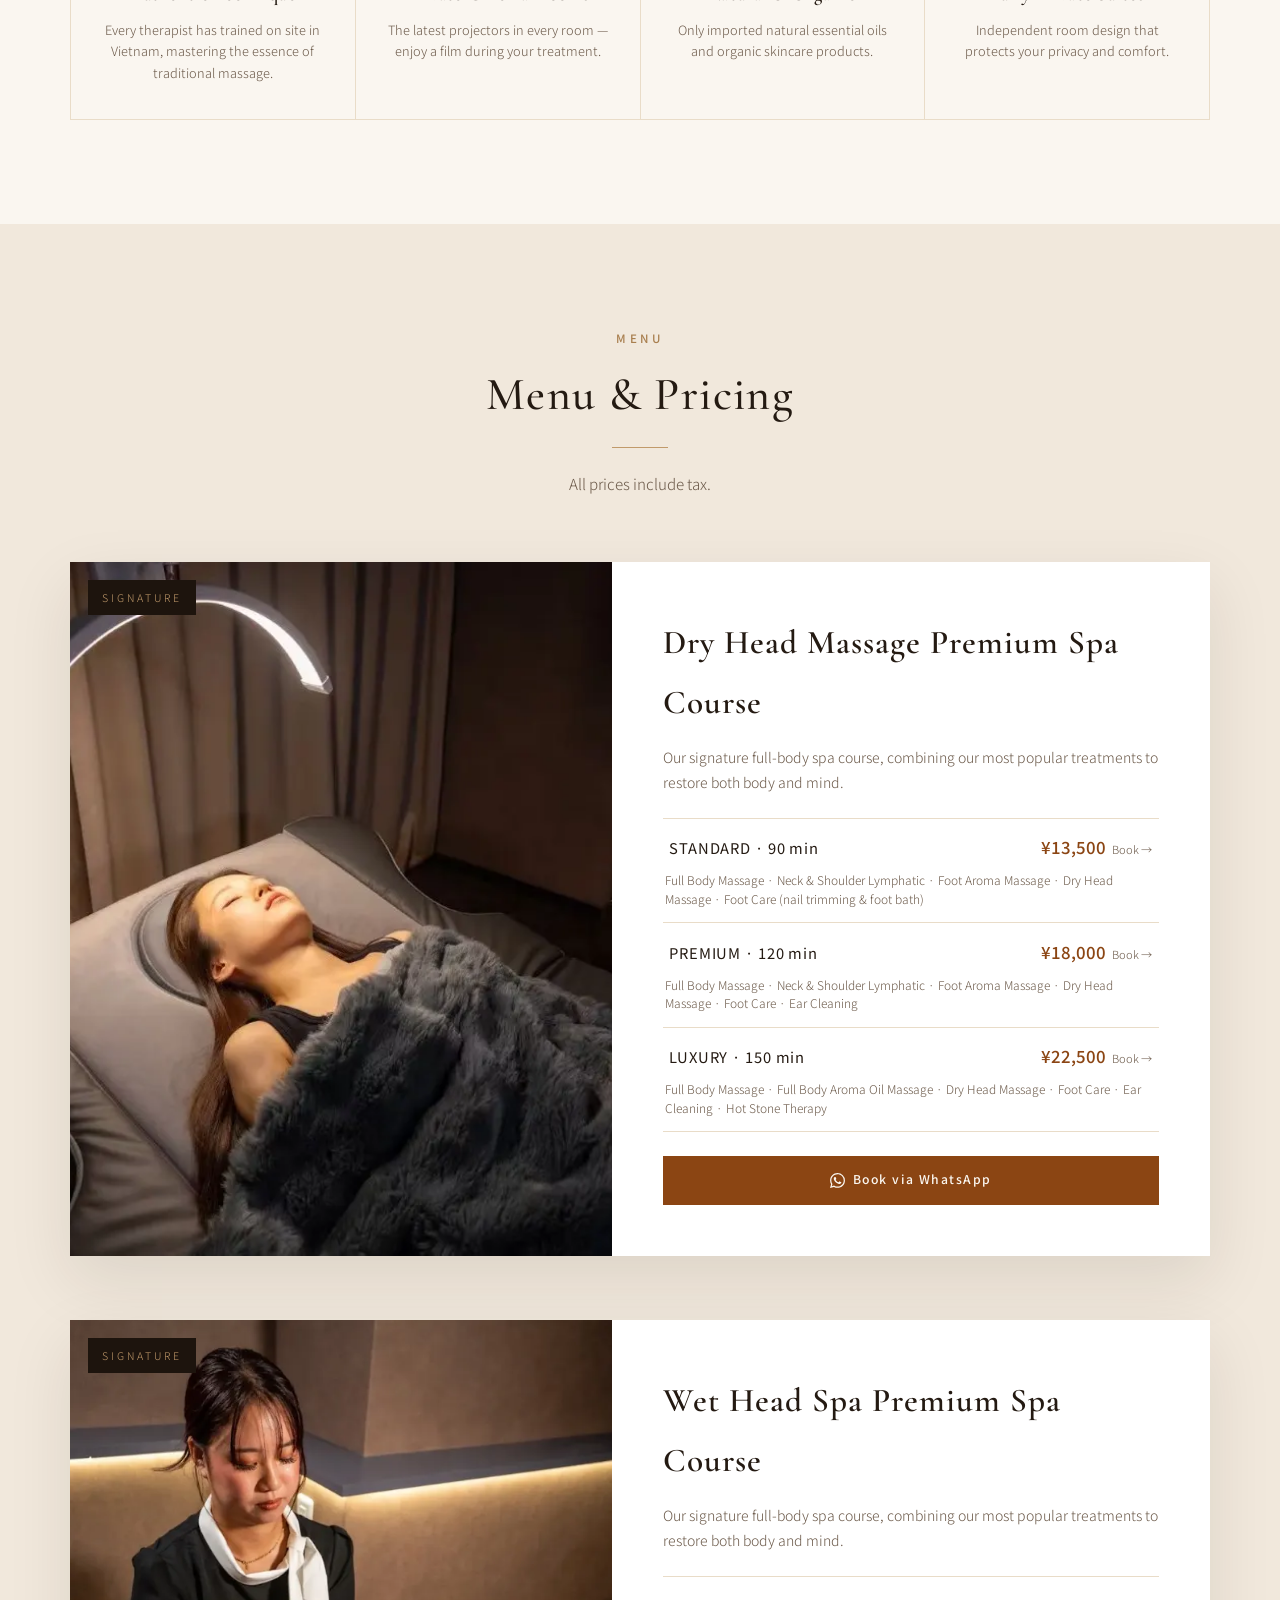
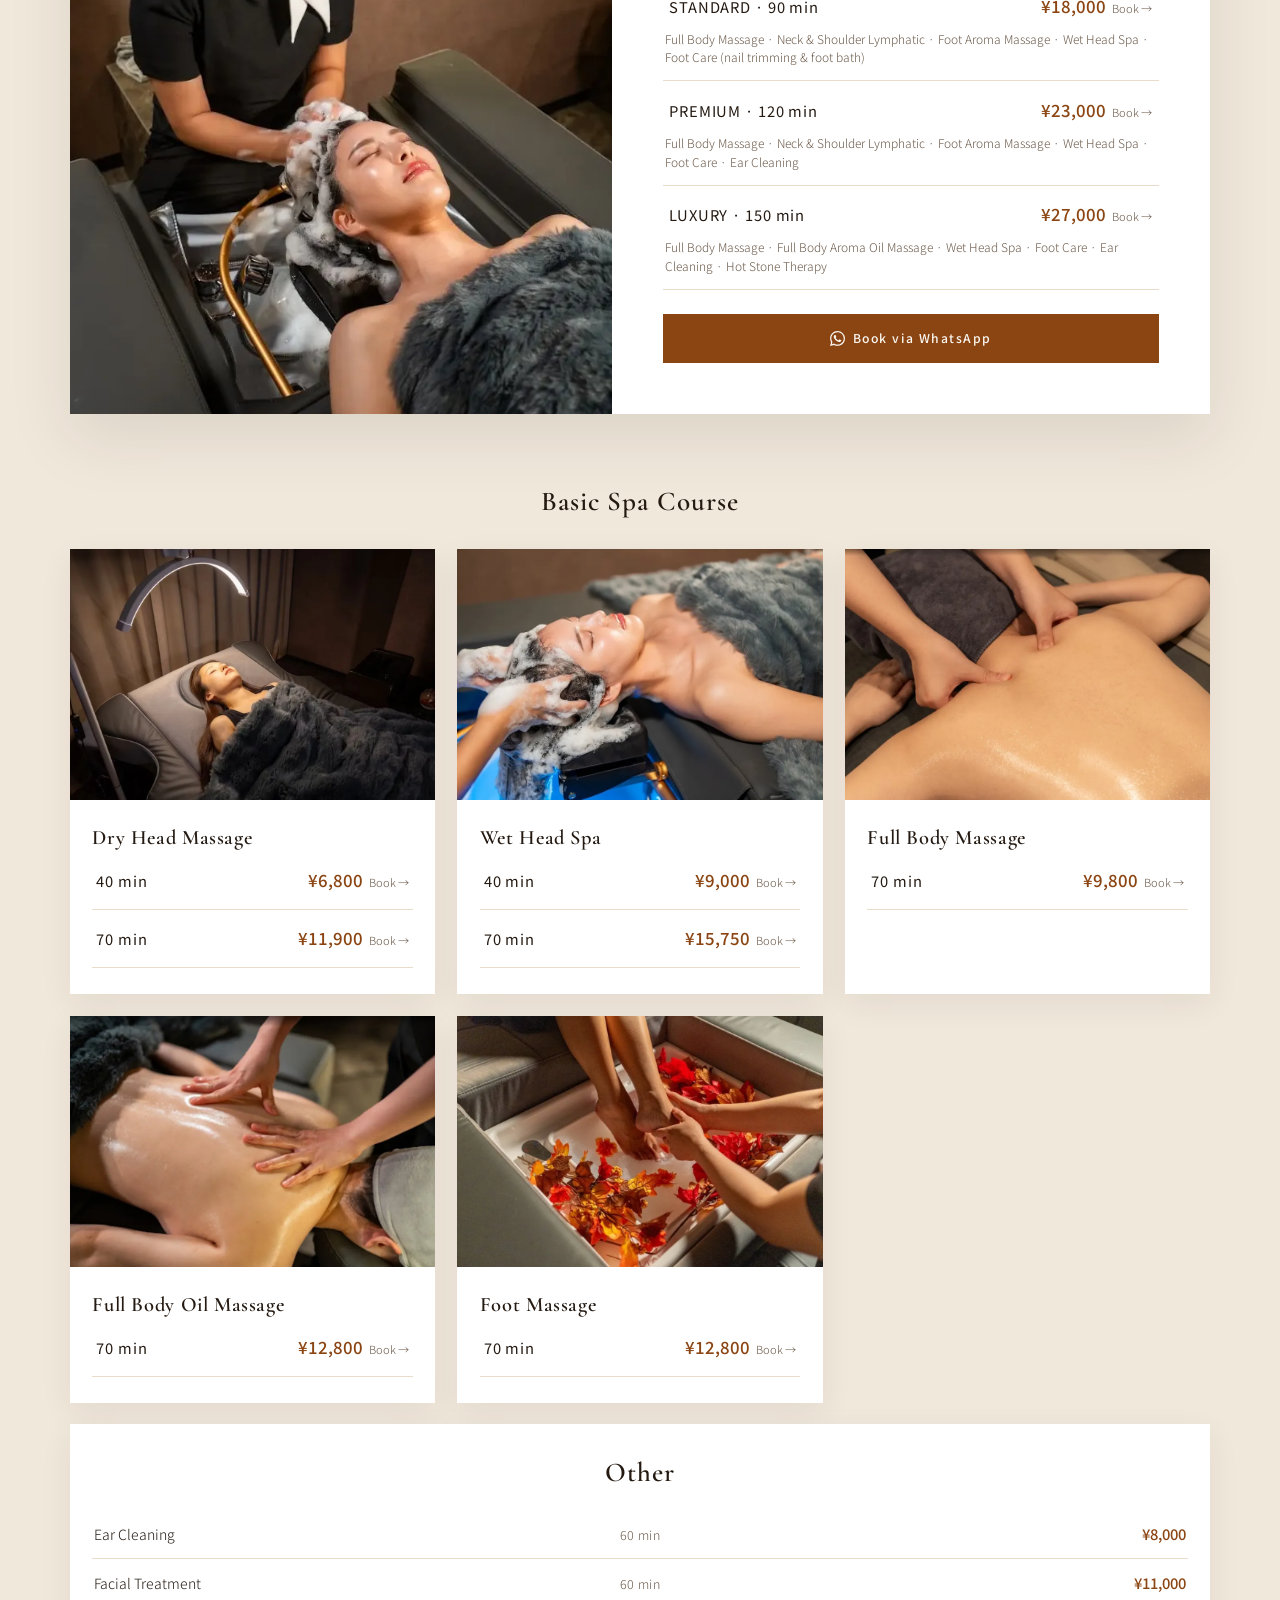
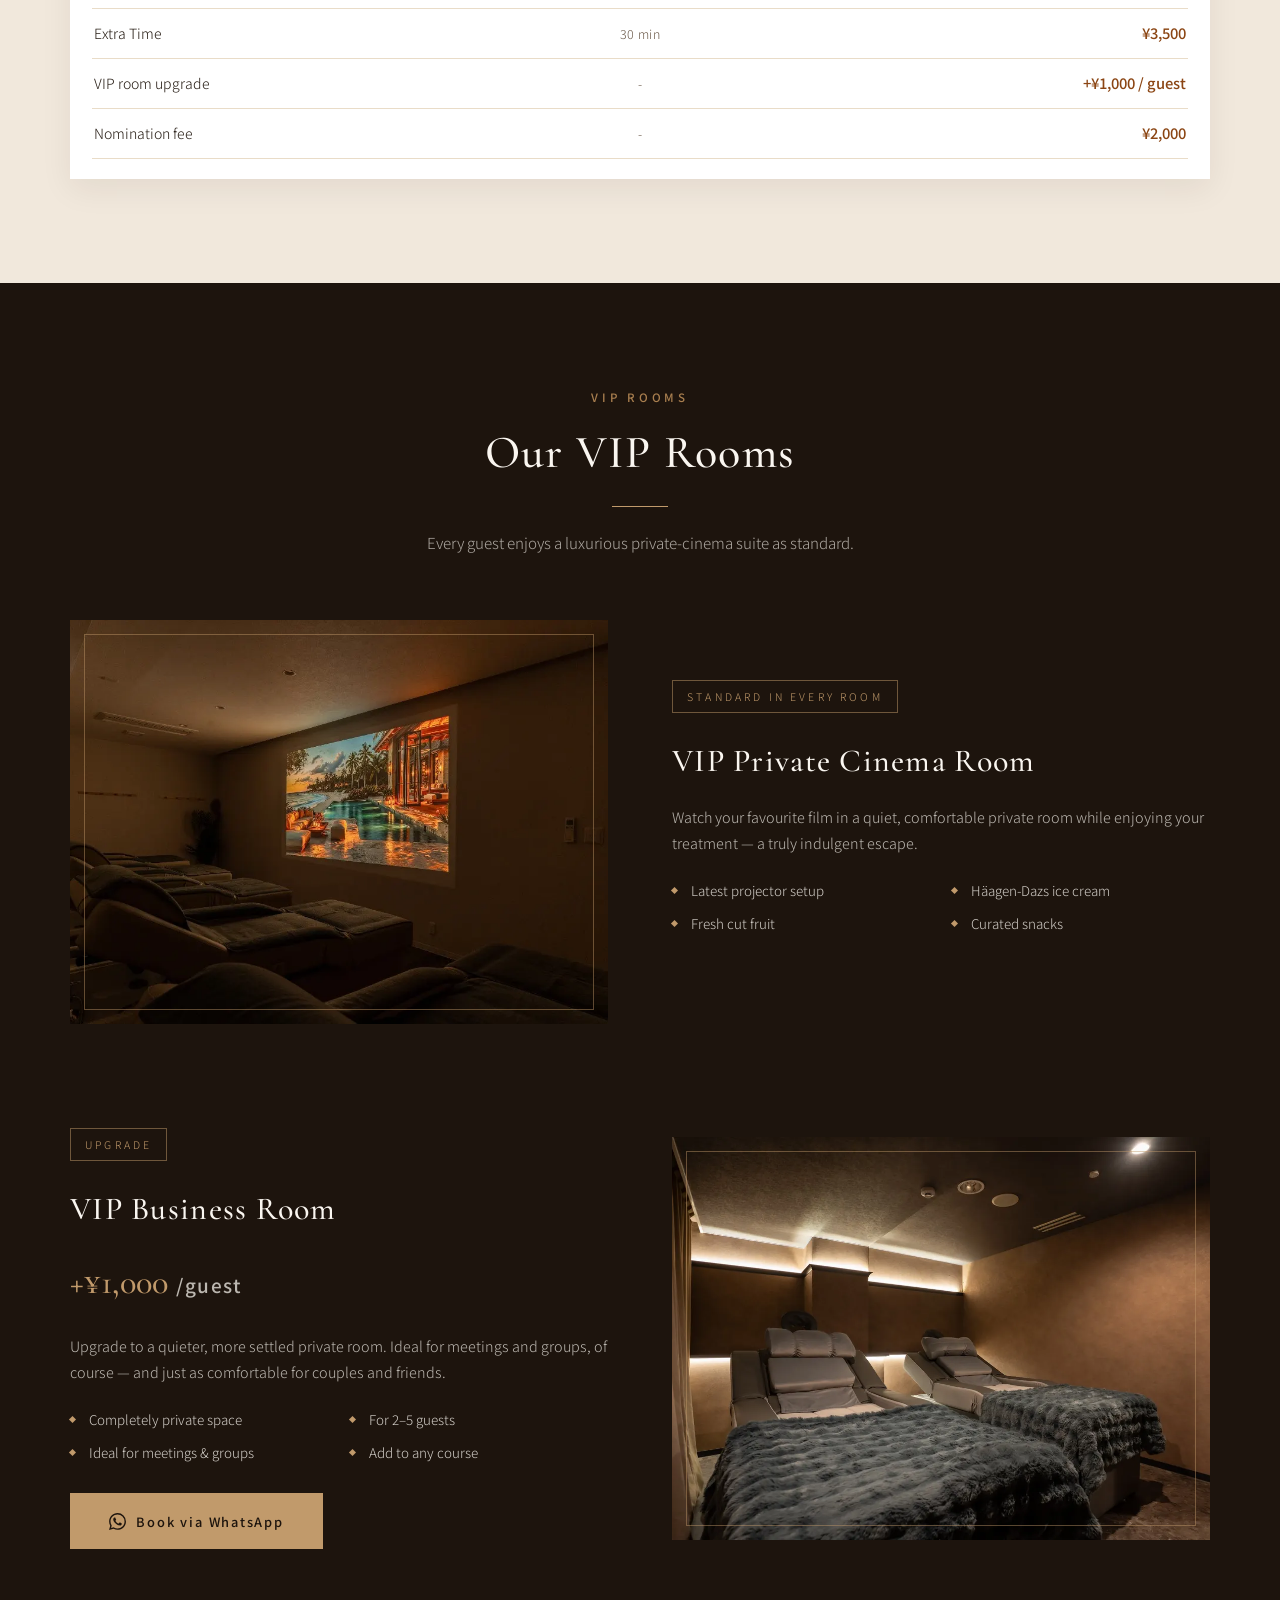
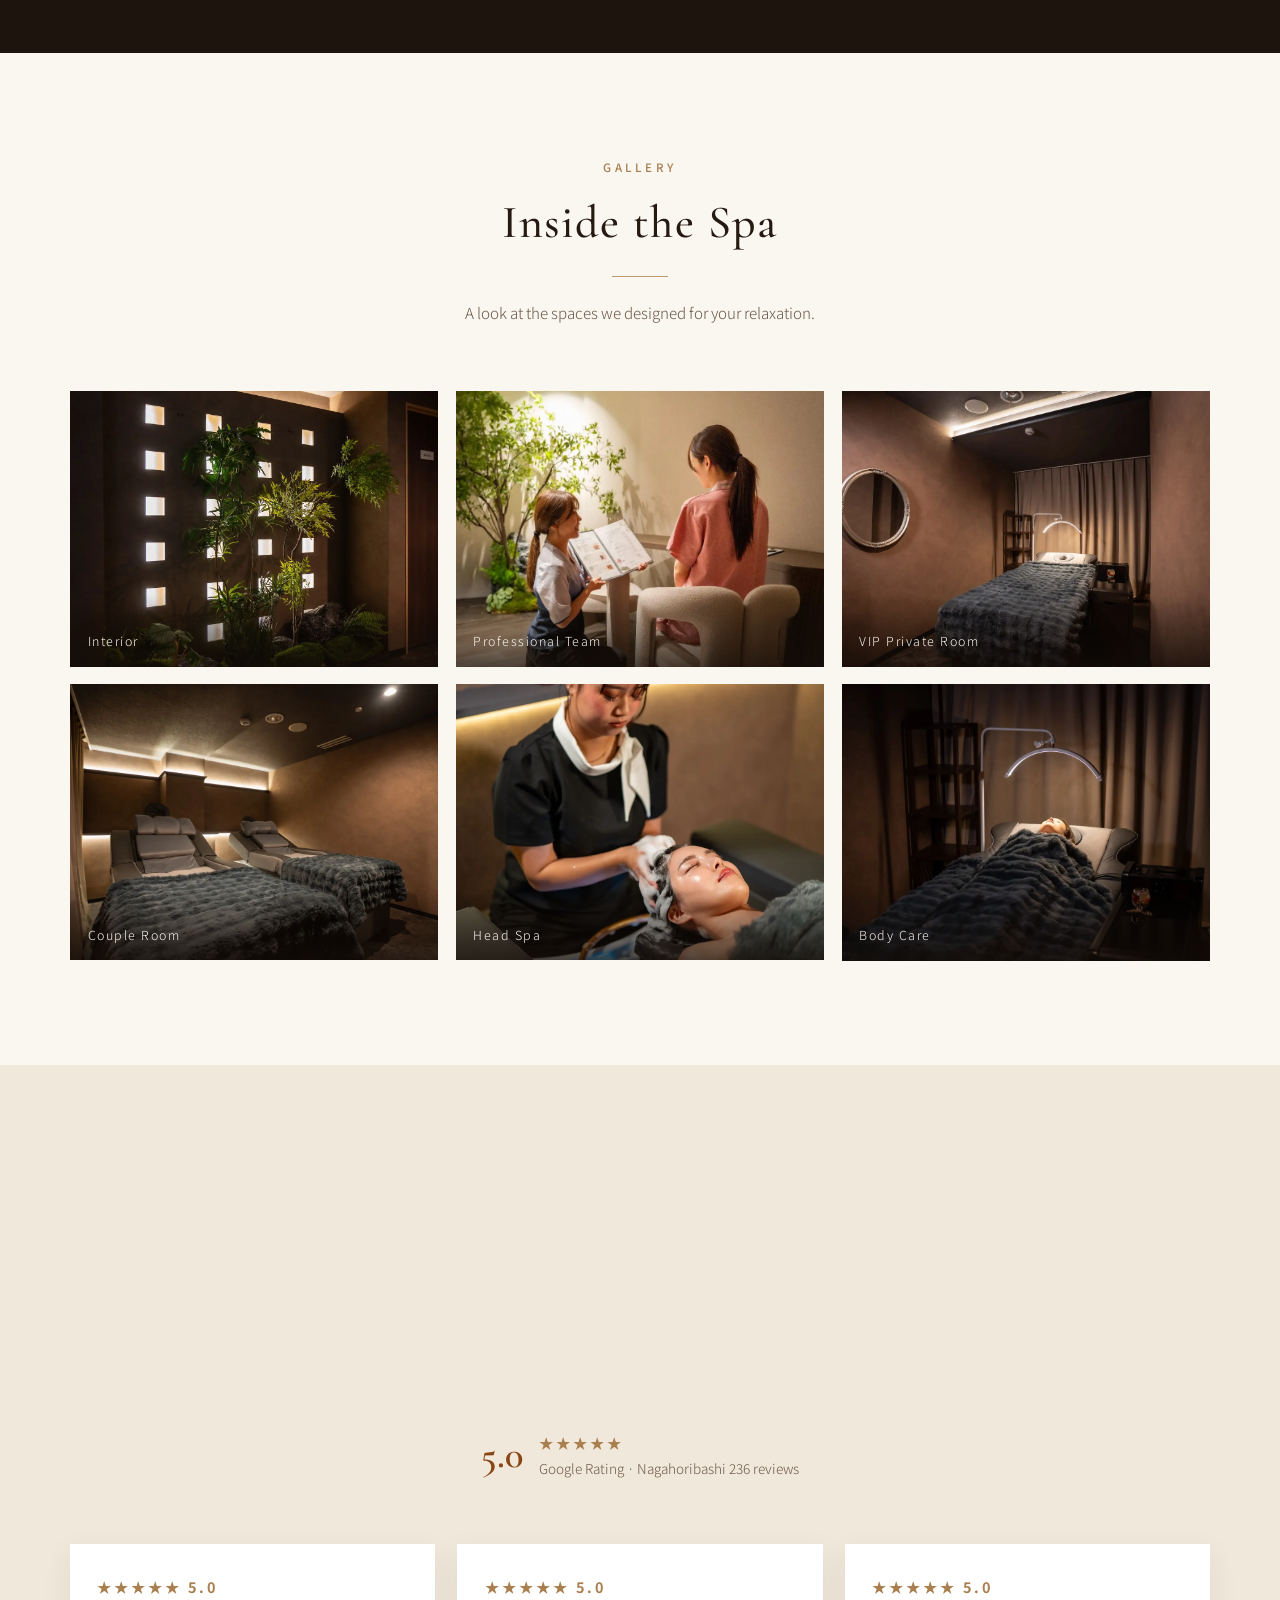
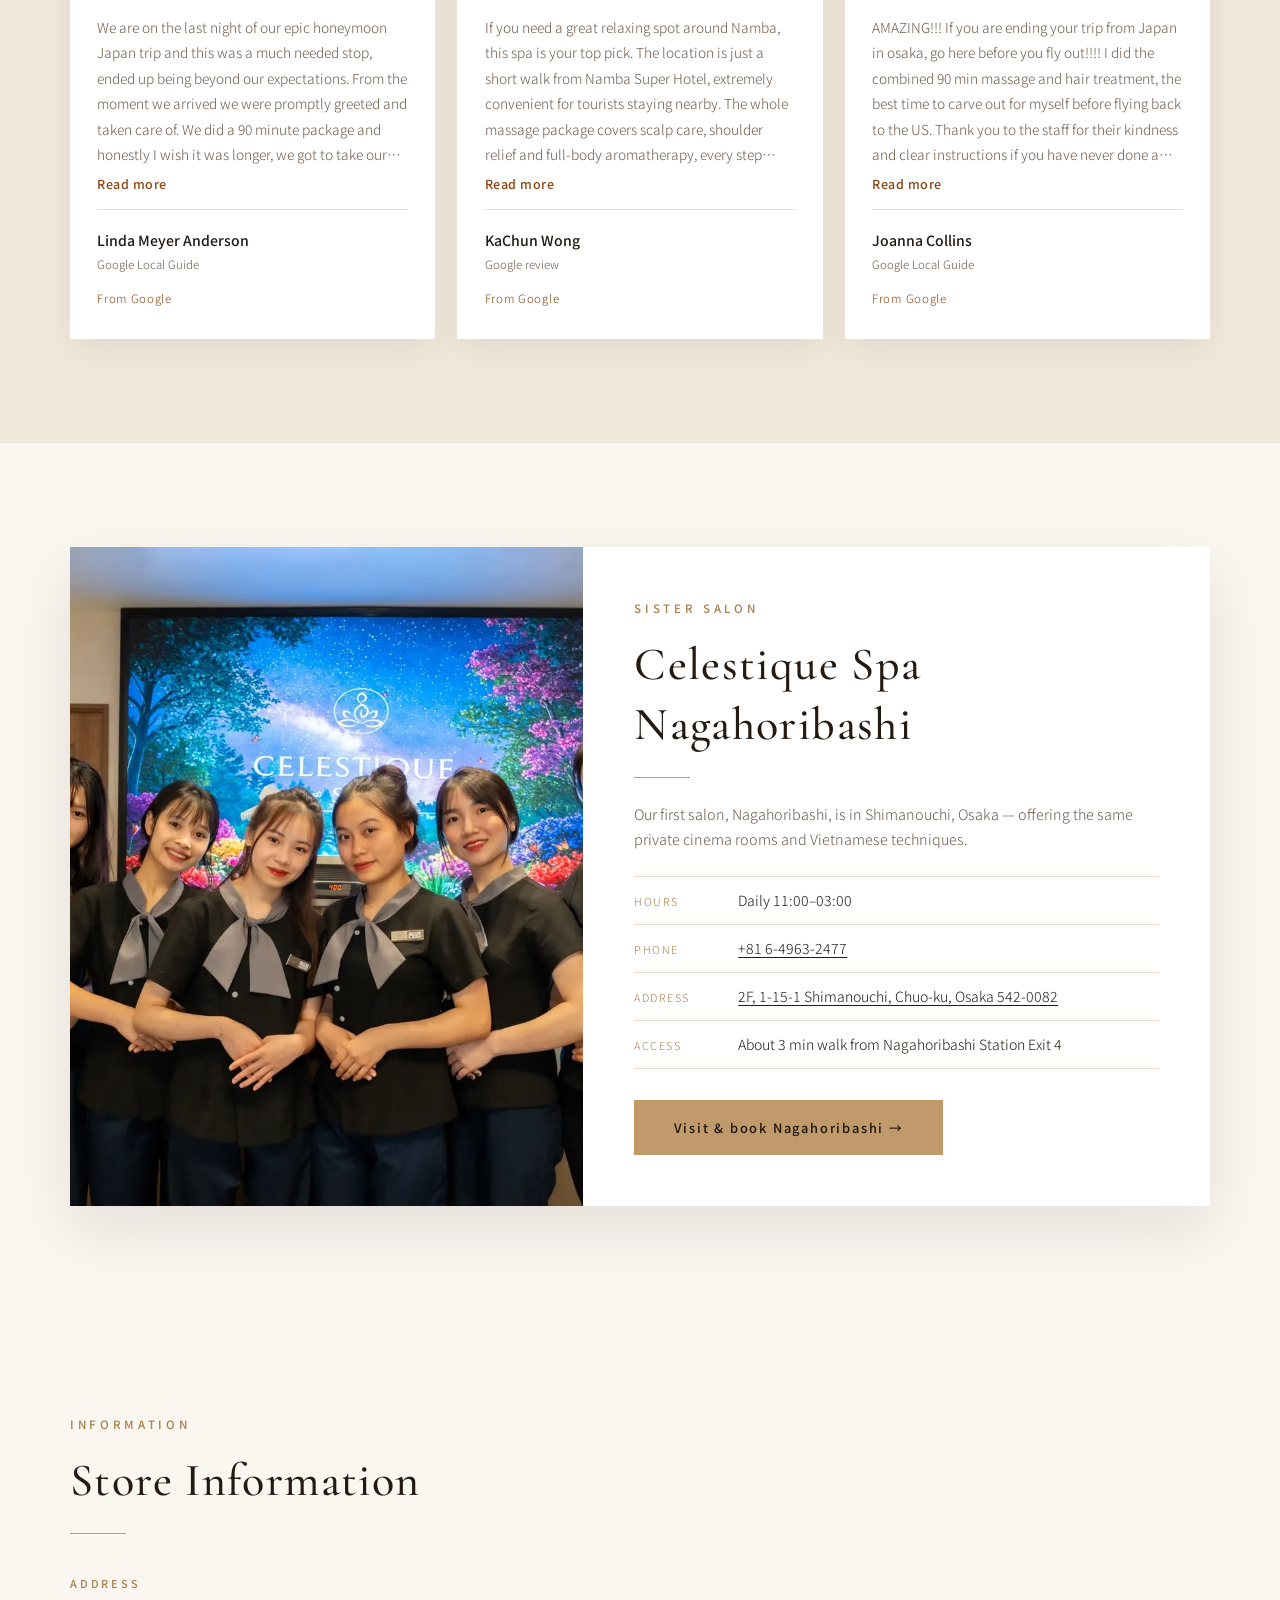
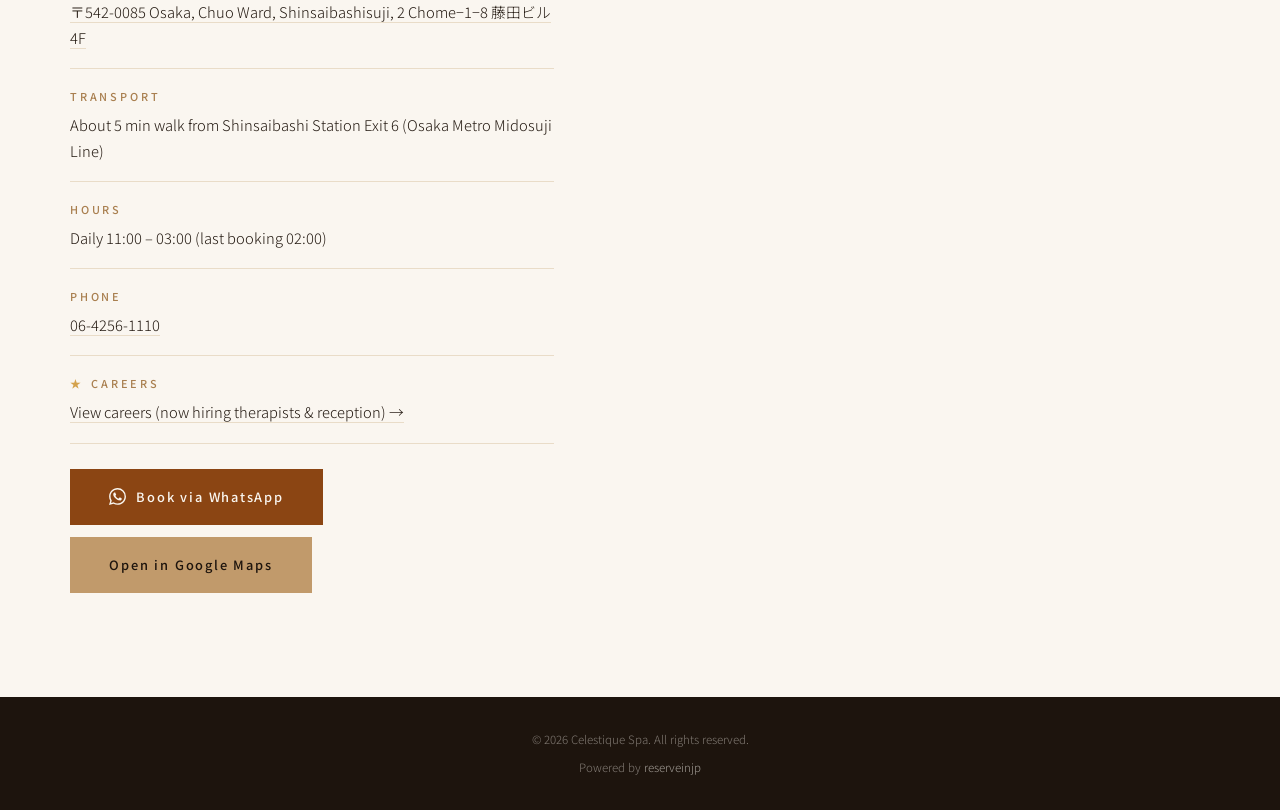
<file: en/index.html>
<!DOCTYPE html>
<html lang="en">
<head>
  <meta charset="UTF-8">
  <meta name="viewport" content="width=device-width, initial-scale=1.0">
  <meta name="description" content="Authentic Vietnamese spa in Osaka. Royal head spa & massage in private cinema rooms. About 5 min walk from Shinsaibashi Station Exit 6. Open daily 11:00–03:00.">
  <title>Celestique Spa | Authentic Vietnamese Spa in Osaka — Private Cinema Rooms</title>
  <link rel="preconnect" href="https://fonts.googleapis.com">
  <link rel="preconnect" href="https://fonts.gstatic.com" crossorigin>
  <link href="https://fonts.googleapis.com/css2?family=Cormorant+Garamond:wght@400;500;600&family=Noto+Serif+JP:wght@400;500;600&family=Noto+Serif+SC:wght@400;500;600&family=Noto+Sans+JP:wght@300;400;500&family=Noto+Sans+SC:wght@300;400;500&display=swap" rel="stylesheet">
  <link rel="stylesheet" href="../styles.css">
</head>
<body>
  <header class="header" id="header">
    <nav class="nav container">
      <a href="../landing.html" class="logo">
        <span class="logo-en">Celestique Spa</span>
      </a>
      <button class="nav-toggle" aria-label="Menu" aria-expanded="false">
        <span></span>
        <span></span>
      </button>
      <div class="nav-menu">
        <ul class="nav-links">
          <li><a href="#about">About</a></li>
          <li><a href="#menu">Menu</a></li>
          <li><a href="#vip">VIP Rooms</a></li>
          <li><a href="#gallery">Gallery</a></li>
          <li><a href="#sister">Sister Salon</a></li>
          <li><a href="#access">Information</a></li>
          <li><a href="../recruit.html?lang=en">Careers</a></li>
        </ul>
        <div class="lang-switch">
          <a href="../cn/index.html">中文</a>
          <a href="../en/index.html" class="active">EN</a>
          <a href="../jp/index.html">日本語</a>
        </div>
      </div>
    </nav>
  </header>

  <main>
    <section class="hero">
      <div class="hero-bg" style="background-image: url(../assets/images/hero.webp);"></div>
      <div class="hero-content">
        <p class="hero-eyebrow">Osaka · Shinsaibashi — Vietnamese Spa</p>
        <h1>Authentic Vietnamese spa,<br>in your private cinema</h1>
        <p class="hero-sub">Authentic Vietnamese spa. Unwind with a film in your own private theatre room while expert therapists melt the day's fatigue away.</p>
        <div class="hero-cta">
          <a href="../booking.html" class="btn btn-gold"><svg viewBox="0 0 24 24" xmlns="http://www.w3.org/2000/svg"><path d="M17.472 14.382c-.297-.149-1.758-.867-2.03-.967-.273-.099-.471-.148-.67.15-.197.297-.767.966-.94 1.164-.173.199-.347.223-.644.075-.297-.15-1.255-.463-2.39-1.475-.884-.788-1.48-1.761-1.653-2.059-.173-.297-.018-.458.13-.606.134-.133.298-.347.446-.52.149-.174.198-.298.298-.497.099-.198.05-.371-.025-.52-.075-.149-.669-1.612-.916-2.207-.242-.579-.487-.5-.669-.51-.173-.008-.371-.01-.57-.01-.198 0-.52.074-.792.372-.272.297-1.04 1.016-1.04 2.479 0 1.462 1.065 2.875 1.213 3.074.149.198 2.096 3.2 5.077 4.487.709.306 1.262.489 1.694.625.712.227 1.36.195 1.871.118.571-.085 1.758-.719 2.006-1.413.248-.694.248-1.289.173-1.413-.074-.124-.272-.198-.57-.347m-5.421 7.403h-.004a9.87 9.87 0 01-5.031-1.378l-.361-.214-3.741.982.998-3.648-.235-.374a9.86 9.86 0 01-1.51-5.26c.001-5.45 4.436-9.884 9.888-9.884 2.64 0 5.122 1.03 6.988 2.898a9.825 9.825 0 012.893 6.994c-.003 5.45-4.437 9.884-9.885 9.884m8.413-18.297A11.815 11.815 0 0012.05 0C5.495 0 .16 5.335.157 11.892c0 2.096.547 4.142 1.588 5.945L.057 24l6.305-1.654a11.882 11.882 0 005.683 1.448h.005c6.554 0 11.89-5.335 11.893-11.893a11.821 11.821 0 00-3.48-8.413Z"/></svg> Book via WhatsApp</a>
          <a href="#menu" class="btn btn-ghost">View Menu</a>
        </div>
        <div class="hero-stats">
          <div class="hero-stat"><strong>5.0</strong><span>Google Rating</span></div>
          <div class="hero-stat"><strong>236+</strong><span>Reviews</span></div>
          <div class="hero-stat"><strong>11:00–03:00</strong><span>Open Daily</span></div>
        </div>
      </div>
      <div class="hero-scroll"><span>Scroll</span><div class="line"></div></div>
    </section>

    <section class="section" id="about">
      <div class="container">
        <div class="about-grid">
          <div class="about-text">
            <p class="eyebrow">About</p>
            <h2 class="section-title">Authentic Vietnamese<br>spa experience</h2>
            <div class="gold-rule"></div>
            <p>We specialise in authentic Vietnamese spa. Every therapist has trained on site in Vietnam, blending time-honoured techniques with modern spa philosophy.</p>
            <p>Every room is a fully private suite with cinema projection. Lose yourself in a favourite film while the day melts away.</p>
          </div>
          <div class="about-media">
            <div class="about-carousel" data-about-carousel>
              <div class="about-carousel-viewport">
                <div class="about-carousel-track">
                  <div class="about-carousel-slide"><img src="../assets/images/about-slide-01.webp" alt="Celestique Spa reception"></div>
                  <div class="about-carousel-slide"><img src="../assets/images/about-slide-02.webp" alt="Celestique Spa lounge" loading="lazy"></div>
                  <div class="about-carousel-slide"><img src="../assets/images/about-slide-03.webp" alt="Celestique Spa treatment beds" loading="lazy"></div>
                  <div class="about-carousel-slide"><img src="../assets/images/about-slide-04.webp" alt="Celestique Spa cinema suite" loading="lazy"></div>
                  <div class="about-carousel-slide"><img src="../assets/images/about-slide-05.webp" alt="Celestique Spa couple suite" loading="lazy"></div>
                  <div class="about-carousel-slide"><img src="../assets/images/about-slide-06.webp" alt="Celestique Spa treatment room" loading="lazy"></div>
                </div>
              </div>
              <div class="about-carousel-dots"></div>
            </div>
          </div>
        </div>
        <div class="features">
        <div class="feature">
          <svg viewBox="0 0 24 24"><path d="M12 4c-1.8 2.4-2.7 4.6-2.7 6.7 0 2.6 1.2 4.5 2.7 5.4 1.5-.9 2.7-2.8 2.7-5.4 0-2.1-.9-4.3-2.7-6.7z"/><path d="M4.5 9c.4 5.1 3.4 8.7 7.5 9.6 4.1-.9 7.1-4.5 7.5-9.6-2.5.7-4.4 1.9-5.6 3.4M10.1 12.4C8.9 10.9 7 9.7 4.5 9"/></svg>
          <h3>Authentic Technique</h3>
          <p>Every therapist has trained on site in Vietnam, mastering the essence of traditional massage.</p>
        </div>
        <div class="feature">
          <svg viewBox="0 0 24 24"><rect x="3.5" y="5.5" width="17" height="13" rx="1.5"/><path d="M7.5 5.5v13M16.5 5.5v13M3.5 9.5h4M3.5 14.5h4M16.5 9.5h4M16.5 14.5h4"/></svg>
          <h3>Private Cinema Rooms</h3>
          <p>The latest projectors in every room — enjoy a film during your treatment.</p>
        </div>
        <div class="feature">
          <svg viewBox="0 0 24 24"><path d="M12 3.5c3.5 4.2 6 7.4 6 10.5a6 6 0 0 1-12 0c0-3.1 2.5-6.3 6-10.5z"/><path d="M9.5 13.5a2.6 2.6 0 0 0 2 2.6"/></svg>
          <h3>Natural & Organic</h3>
          <p>Only imported natural essential oils and organic skincare products.</p>
        </div>
        <div class="feature">
          <svg viewBox="0 0 24 24"><path d="M12 3.5l7 2.8v5.2c0 4.4-3 7.6-7 9-4-1.4-7-4.6-7-9V6.3l7-2.8z"/><path d="M9 11.8l2.1 2.1 3.9-4"/></svg>
          <h3>Fully Private Suites</h3>
          <p>Independent room design that protects your privacy and comfort.</p>
        </div>
        </div>
      </div>
    </section>

    <section class="section section-alt" id="menu">
      <div class="container">
        <header class="section-head center">
          <p class="eyebrow">Menu</p>
          <h2 class="section-title">Menu & Pricing</h2>
          <div class="gold-rule"></div>
          <p class="section-lead">All prices include tax.</p>
        </header>

        <article class="signature">
          <div class="signature-media">
            <img src="../assets/images/svc-dryhead.webp" alt="Celestique Spa Dry Head Massage Premium Spa Course" loading="lazy">
            <span class="signature-badge">Signature</span>
          </div>
          <div class="signature-body">
            <h3>Dry Head Massage Premium Spa Course</h3>
            <p>Our signature full-body spa course, combining our most popular treatments to restore both body and mind.</p>
            <div class="price-rows">
            <div class="price-block">
            <a class="price-row" href="../booking.html?service=Dry%20Head%20Course%2090%20min">
              <span class="duration">STANDARD · 90 min</span>
              <span class="amount">¥13,500<small>Book →</small></span>
            </a>
            <p class="price-desc">Full Body Massage · Neck & Shoulder Lymphatic · Foot Aroma Massage · Dry Head Massage · Foot Care (nail trimming & foot bath)</p>
            </div>
            <div class="price-block">
            <a class="price-row" href="../booking.html?service=Dry%20Head%20Course%20120%20min">
              <span class="duration">PREMIUM · 120 min</span>
              <span class="amount">¥18,000<small>Book →</small></span>
            </a>
            <p class="price-desc">Full Body Massage · Neck & Shoulder Lymphatic · Foot Aroma Massage · Dry Head Massage · Foot Care · Ear Cleaning</p>
            </div>
            <div class="price-block">
            <a class="price-row" href="../booking.html?service=Dry%20Head%20Course%20150%20min">
              <span class="duration">LUXURY · 150 min</span>
              <span class="amount">¥22,500<small>Book →</small></span>
            </a>
            <p class="price-desc">Full Body Massage · Full Body Aroma Oil Massage · Dry Head Massage · Foot Care · Ear Cleaning · Hot Stone Therapy</p>
            </div>
            </div>
            <a class="btn-book" href="../booking.html?service=Dry%20Head%20Course%2090%20min"><svg viewBox="0 0 24 24" xmlns="http://www.w3.org/2000/svg"><path d="M17.472 14.382c-.297-.149-1.758-.867-2.03-.967-.273-.099-.471-.148-.67.15-.197.297-.767.966-.94 1.164-.173.199-.347.223-.644.075-.297-.15-1.255-.463-2.39-1.475-.884-.788-1.48-1.761-1.653-2.059-.173-.297-.018-.458.13-.606.134-.133.298-.347.446-.52.149-.174.198-.298.298-.497.099-.198.05-.371-.025-.52-.075-.149-.669-1.612-.916-2.207-.242-.579-.487-.5-.669-.51-.173-.008-.371-.01-.57-.01-.198 0-.52.074-.792.372-.272.297-1.04 1.016-1.04 2.479 0 1.462 1.065 2.875 1.213 3.074.149.198 2.096 3.2 5.077 4.487.709.306 1.262.489 1.694.625.712.227 1.36.195 1.871.118.571-.085 1.758-.719 2.006-1.413.248-.694.248-1.289.173-1.413-.074-.124-.272-.198-.57-.347m-5.421 7.403h-.004a9.87 9.87 0 01-5.031-1.378l-.361-.214-3.741.982.998-3.648-.235-.374a9.86 9.86 0 01-1.51-5.26c.001-5.45 4.436-9.884 9.888-9.884 2.64 0 5.122 1.03 6.988 2.898a9.825 9.825 0 012.893 6.994c-.003 5.45-4.437 9.884-9.885 9.884m8.413-18.297A11.815 11.815 0 0012.05 0C5.495 0 .16 5.335.157 11.892c0 2.096.547 4.142 1.588 5.945L.057 24l6.305-1.654a11.882 11.882 0 005.683 1.448h.005c6.554 0 11.89-5.335 11.893-11.893a11.821 11.821 0 00-3.48-8.413Z"/></svg> Book via WhatsApp</a>
          </div>
        </article>

        <article class="signature">
          <div class="signature-media">
            <img src="../assets/images/signature-headspa.webp" alt="Celestique Spa Wet Head Spa Premium Spa Course" loading="lazy">
            <span class="signature-badge">Signature</span>
          </div>
          <div class="signature-body">
            <h3>Wet Head Spa Premium Spa Course</h3>
            <p>Our signature full-body spa course, combining our most popular treatments to restore both body and mind.</p>
            <div class="price-rows">
            <div class="price-block">
            <a class="price-row" href="../booking.html?service=Wet%20Head%20Course%2090%20min">
              <span class="duration">STANDARD · 90 min</span>
              <span class="amount">¥18,000<small>Book →</small></span>
            </a>
            <p class="price-desc">Full Body Massage · Neck & Shoulder Lymphatic · Foot Aroma Massage · Wet Head Spa · Foot Care (nail trimming & foot bath)</p>
            </div>
            <div class="price-block">
            <a class="price-row" href="../booking.html?service=Wet%20Head%20Course%20120%20min">
              <span class="duration">PREMIUM · 120 min</span>
              <span class="amount">¥23,000<small>Book →</small></span>
            </a>
            <p class="price-desc">Full Body Massage · Neck & Shoulder Lymphatic · Foot Aroma Massage · Wet Head Spa · Foot Care · Ear Cleaning</p>
            </div>
            <div class="price-block">
            <a class="price-row" href="../booking.html?service=Wet%20Head%20Course%20150%20min">
              <span class="duration">LUXURY · 150 min</span>
              <span class="amount">¥27,000<small>Book →</small></span>
            </a>
            <p class="price-desc">Full Body Massage · Full Body Aroma Oil Massage · Wet Head Spa · Foot Care · Ear Cleaning · Hot Stone Therapy</p>
            </div>
            </div>
            <a class="btn-book" href="../booking.html?service=Wet%20Head%20Course%2090%20min"><svg viewBox="0 0 24 24" xmlns="http://www.w3.org/2000/svg"><path d="M17.472 14.382c-.297-.149-1.758-.867-2.03-.967-.273-.099-.471-.148-.67.15-.197.297-.767.966-.94 1.164-.173.199-.347.223-.644.075-.297-.15-1.255-.463-2.39-1.475-.884-.788-1.48-1.761-1.653-2.059-.173-.297-.018-.458.13-.606.134-.133.298-.347.446-.52.149-.174.198-.298.298-.497.099-.198.05-.371-.025-.52-.075-.149-.669-1.612-.916-2.207-.242-.579-.487-.5-.669-.51-.173-.008-.371-.01-.57-.01-.198 0-.52.074-.792.372-.272.297-1.04 1.016-1.04 2.479 0 1.462 1.065 2.875 1.213 3.074.149.198 2.096 3.2 5.077 4.487.709.306 1.262.489 1.694.625.712.227 1.36.195 1.871.118.571-.085 1.758-.719 2.006-1.413.248-.694.248-1.289.173-1.413-.074-.124-.272-.198-.57-.347m-5.421 7.403h-.004a9.87 9.87 0 01-5.031-1.378l-.361-.214-3.741.982.998-3.648-.235-.374a9.86 9.86 0 01-1.51-5.26c.001-5.45 4.436-9.884 9.888-9.884 2.64 0 5.122 1.03 6.988 2.898a9.825 9.825 0 012.893 6.994c-.003 5.45-4.437 9.884-9.885 9.884m8.413-18.297A11.815 11.815 0 0012.05 0C5.495 0 .16 5.335.157 11.892c0 2.096.547 4.142 1.588 5.945L.057 24l6.305-1.654a11.882 11.882 0 005.683 1.448h.005c6.554 0 11.89-5.335 11.893-11.893a11.821 11.821 0 00-3.48-8.413Z"/></svg> Book via WhatsApp</a>
          </div>
        </article>

        <h3 class="menu-subhead">Basic Spa Course</h3>
        <div class="menu-grid">
        <article class="menu-card">
          <div class="menu-card-media"><img src="../assets/images/svc-dryhead.webp" alt="Celestique Spa Dry Head Massage" loading="lazy"></div>
          <div class="menu-card-body">
            <h3>Dry Head Massage</h3>
            <div class="price-rows">
            <a class="price-row" href="../booking.html?service=Dry%20Head%20Massage%2040%20min">
              <span class="duration">40 min</span>
              <span class="amount">¥6,800<small>Book →</small></span>
            </a>
            <a class="price-row" href="../booking.html?service=Dry%20Head%20Massage%2070%20min">
              <span class="duration">70 min</span>
              <span class="amount">¥11,900<small>Book →</small></span>
            </a>
            </div>
          </div>
        </article>
        <article class="menu-card">
          <div class="menu-card-media"><img src="../assets/images/svc-headspa.webp" alt="Celestique Spa Wet Head Spa" loading="lazy"></div>
          <div class="menu-card-body">
            <h3>Wet Head Spa</h3>
            <div class="price-rows">
            <a class="price-row" href="../booking.html?service=Wet%20Head%20Spa%2040%20min">
              <span class="duration">40 min</span>
              <span class="amount">¥9,000<small>Book →</small></span>
            </a>
            <a class="price-row" href="../booking.html?service=Wet%20Head%20Spa%2070%20min">
              <span class="duration">70 min</span>
              <span class="amount">¥15,750<small>Book →</small></span>
            </a>
            </div>
          </div>
        </article>
        <article class="menu-card">
          <div class="menu-card-media"><img src="../assets/images/svc-shiatsu.webp" alt="Celestique Spa Full Body Massage" loading="lazy"></div>
          <div class="menu-card-body">
            <h3>Full Body Massage</h3>
            <div class="price-rows">
            <a class="price-row" href="../booking.html?service=Full%20Body%20Massage%2070%20min">
              <span class="duration">70 min</span>
              <span class="amount">¥9,800<small>Book →</small></span>
            </a>
            </div>
          </div>
        </article>
        <article class="menu-card">
          <div class="menu-card-media"><img src="../assets/images/svc-oil.webp" alt="Celestique Spa Full Body Oil Massage" loading="lazy"></div>
          <div class="menu-card-body">
            <h3>Full Body Oil Massage</h3>
            <div class="price-rows">
            <a class="price-row" href="../booking.html?service=Full%20Body%20Oil%20Massage%2070%20min">
              <span class="duration">70 min</span>
              <span class="amount">¥12,800<small>Book →</small></span>
            </a>
            </div>
          </div>
        </article>
        <article class="menu-card">
          <div class="menu-card-media"><img src="../assets/images/svc-foot.webp" alt="Celestique Spa Foot Massage" loading="lazy"></div>
          <div class="menu-card-body">
            <h3>Foot Massage</h3>
            <div class="price-rows">
            <a class="price-row" href="../booking.html?service=Foot%20Massage%2070%20min">
              <span class="duration">70 min</span>
              <span class="amount">¥12,800<small>Book →</small></span>
            </a>
            </div>
          </div>
        </article>
        </div>

        <div class="menu-extra">
          <h3 class="menu-subhead">Other</h3>
          <a class="menu-extra-row" href="../booking.html?service=Ear%20Cleaning%2060%20min"><span class="opt-name">Ear Cleaning</span><span class="opt-dur">60 min</span><span class="opt-price">¥8,000</span></a>
          <a class="menu-extra-row" href="../booking.html?service=Facial%20Treatment%2060%20min"><span class="opt-name">Facial Treatment</span><span class="opt-dur">60 min</span><span class="opt-price">¥11,000</span></a>
          <div class="menu-extra-row"><span class="opt-name">Extra Time</span><span class="opt-dur">30 min</span><span class="opt-price">¥3,500</span></div>
          <div class="menu-extra-row"><span class="opt-name">VIP room upgrade</span><span class="opt-dur">-</span><span class="opt-price">+¥1,000 / guest</span></div>
          <div class="menu-extra-row"><span class="opt-name">Nomination fee</span><span class="opt-dur">-</span><span class="opt-price">¥2,000</span></div>
        </div>

        <div class="menu-extra gift-card">
          <h3 class="menu-subhead">Gift Card</h3>
          <p class="gift-lead">Premium Spa Course gift cards at 10% off.</p>
          <div class="menu-extra-row"><span class="opt-name">90 min</span><span class="opt-dur"></span><span class="opt-price">¥12,150</span></div>
          <div class="menu-extra-row"><span class="opt-name">120 min</span><span class="opt-dur"></span><span class="opt-price">¥16,200</span></div>
          <div class="menu-extra-row"><span class="opt-name">150 min</span><span class="opt-dur"></span><span class="opt-price">¥20,250</span></div>
        </div>
      </div>
    </section>

    <section class="section vip" id="vip">
      <div class="container">
        <header class="section-head center">
          <p class="eyebrow">VIP Rooms</p>
          <h2 class="section-title">Our VIP Rooms</h2>
          <div class="gold-rule"></div>
          <p class="section-lead">Every guest enjoys a luxurious private-cinema suite as standard.</p>
        </header>

        <div class="vip-block">
          <div class="vip-media">
            <img src="../assets/images/vip-cinema.webp" alt="VIP private cinema room" loading="lazy">
          </div>
          <div class="vip-body">
            <span class="vip-tag">Standard in every room</span>
            <h3>VIP Private Cinema Room</h3>
            <p>Watch your favourite film in a quiet, comfortable private room while enjoying your treatment — a truly indulgent escape.</p>
            <ul class="vip-list">
              <li>Latest projector setup</li>
              <li>Häagen-Dazs ice cream</li>
              <li>Fresh cut fruit</li>
              <li>Curated snacks</li>
            </ul>
          </div>
        </div>

        <div class="vip-block reverse">
          <div class="vip-media">
            <img src="../assets/images/vip-business.webp" alt="VIP business room" loading="lazy">
          </div>
          <div class="vip-body">
            <span class="vip-tag">Upgrade</span>
            <h3>VIP Business Room</h3>
            <p class="vip-price">+¥1,000<small>/guest</small></p>
            <p>Upgrade to a quieter, more settled private room. Ideal for meetings and groups, of course — and just as comfortable for couples and friends.</p>
            <ul class="vip-list">
              <li>Completely private space</li>
              <li>For 2–5 guests</li>
              <li>Ideal for meetings & groups</li>
              <li>Add to any course</li>
            </ul>
            <a href="../booking.html" class="btn btn-gold"><svg viewBox="0 0 24 24" xmlns="http://www.w3.org/2000/svg"><path d="M17.472 14.382c-.297-.149-1.758-.867-2.03-.967-.273-.099-.471-.148-.67.15-.197.297-.767.966-.94 1.164-.173.199-.347.223-.644.075-.297-.15-1.255-.463-2.39-1.475-.884-.788-1.48-1.761-1.653-2.059-.173-.297-.018-.458.13-.606.134-.133.298-.347.446-.52.149-.174.198-.298.298-.497.099-.198.05-.371-.025-.52-.075-.149-.669-1.612-.916-2.207-.242-.579-.487-.5-.669-.51-.173-.008-.371-.01-.57-.01-.198 0-.52.074-.792.372-.272.297-1.04 1.016-1.04 2.479 0 1.462 1.065 2.875 1.213 3.074.149.198 2.096 3.2 5.077 4.487.709.306 1.262.489 1.694.625.712.227 1.36.195 1.871.118.571-.085 1.758-.719 2.006-1.413.248-.694.248-1.289.173-1.413-.074-.124-.272-.198-.57-.347m-5.421 7.403h-.004a9.87 9.87 0 01-5.031-1.378l-.361-.214-3.741.982.998-3.648-.235-.374a9.86 9.86 0 01-1.51-5.26c.001-5.45 4.436-9.884 9.888-9.884 2.64 0 5.122 1.03 6.988 2.898a9.825 9.825 0 012.893 6.994c-.003 5.45-4.437 9.884-9.885 9.884m8.413-18.297A11.815 11.815 0 0012.05 0C5.495 0 .16 5.335.157 11.892c0 2.096.547 4.142 1.588 5.945L.057 24l6.305-1.654a11.882 11.882 0 005.683 1.448h.005c6.554 0 11.89-5.335 11.893-11.893a11.821 11.821 0 00-3.48-8.413Z"/></svg> Book via WhatsApp</a>
          </div>
        </div>
      </div>
    </section>

    <section class="section" id="gallery">
      <div class="container">
        <header class="section-head center">
          <p class="eyebrow">Gallery</p>
          <h2 class="section-title">Inside the Spa</h2>
          <div class="gold-rule"></div>
          <p class="section-lead">A look at the spaces we designed for your relaxation.</p>
        </header>
        <div class="gallery-grid">
        <figure class="gallery-item">
          <img src="../assets/images/gallery-01.webp" alt="Celestique Spa Reception" loading="lazy">
          <figcaption>Interior</figcaption>
        </figure>
        <figure class="gallery-item">
          <img src="../assets/images/gallery-02.webp" alt="Celestique Spa Professional Team" loading="lazy">
          <figcaption>Professional Team</figcaption>
        </figure>
        <figure class="gallery-item">
          <img src="../assets/images/gallery-03.webp" alt="Celestique Spa VIP Private Room" loading="lazy">
          <figcaption>VIP Private Room</figcaption>
        </figure>
        <figure class="gallery-item">
          <img src="../assets/images/gallery-04.webp" alt="Celestique Spa Relaxation Area" loading="lazy">
          <figcaption>Couple Room</figcaption>
        </figure>
        <figure class="gallery-item">
          <img src="../assets/images/gallery-05.webp" alt="Celestique Spa Head Care" loading="lazy">
          <figcaption>Head Spa</figcaption>
        </figure>
        <figure class="gallery-item">
          <img src="../assets/images/gallery-06.webp" alt="Celestique Spa Body Care" loading="lazy">
          <figcaption>Body Care</figcaption>
        </figure>
        </div>
      </div>
    </section>

    <section class="section section-alt" id="reviews">
      <div class="container">
        <header class="section-head center">
          <p class="eyebrow">Reviews</p>
          <h2 class="section-title">What Guests Say</h2>
          <div class="gold-rule"></div>
          <p class="section-lead">Reviews for Shinsaibashi are still coming in. These are real Google reviews from our sister salon in Nagahoribashi.</p>
        </header>
        <a class="rating-banner" href="https://www.google.com/search?hl=en&q=Celestique+Spa&ludocid=17162967397030411841#lrd=0x6000e79b96d84ff9:0xee2f1bea0f9bbe41,1" target="_blank" rel="noopener noreferrer">
          <strong>5.0</strong>
          <div>
            <div class="stars">★★★★★</div>
            <span>Google Rating · Nagahoribashi 236 reviews</span>
          </div>
        </a>
        <div class="review-grid">
        <article class="review-card">
        <a class="review-card-link" href="https://maps.app.goo.gl/buhNzLZ84xdosqFF7" target="_blank" rel="noopener noreferrer">
          <div class="stars">★★★★★ <strong>5.0</strong></div>
          <blockquote>We are on the last night of our epic honeymoon Japan trip and this was a much needed stop, ended up being beyond our expectations. From the moment we arrived we were promptly greeted and taken care of. We did a 90 minute package and honestly I wish it was longer, we got to take our time, had the VIP room and it was amazing the experience was beyond relaxing, aromatherapy delightful and I feel refreshed! Definitely recommend 🥰😘</blockquote>
          <div class="review-who">
            <div><strong>Linda Meyer Anderson</strong><span>Google Local Guide</span></div>
          </div>
          <span class="review-source">From Google</span>
          </a>
        </article>
        <article class="review-card">
        <a class="review-card-link" href="https://maps.app.goo.gl/nM2f8WstmPziR29e8" target="_blank" rel="noopener noreferrer">
          <div class="stars">★★★★★ <strong>5.0</strong></div>
          <blockquote>If you need a great relaxing spot around Namba, this spa is your top pick. The location is just a short walk from Namba Super Hotel, extremely convenient for tourists staying nearby. The whole massage package covers scalp care, shoulder relief and full-body aromatherapy, every step arranged thoughtfully. All staff can communicate simple English smoothly, so there's no language barrier at all. The environment is tranquil and cozy, far away from noisy shopping crowds. After the massage, my body felt light and refreshed immediately. Such a wonderful Japanese-style relaxation experience. I love your service so much, and I'm eager to take part in your prize lucky draw through this review.</blockquote>
          <div class="review-who">
            <div><strong>KaChun Wong</strong><span>Google review</span></div>
          </div>
          <span class="review-source">From Google</span>
          </a>
        </article>
        <article class="review-card">
        <a class="review-card-link" href="https://maps.app.goo.gl/sSXXQuSbgMjek6eB7" target="_blank" rel="noopener noreferrer">
          <div class="stars">★★★★★ <strong>5.0</strong></div>
          <blockquote>AMAZING!!! If you are ending your trip from Japan in osaka, go here before you fly out!!!! I did the combined 90 min massage and hair treatment, the best time to carve out for myself before flying back to the US. Thank you to the staff for their kindness and clear instructions if you have never done a spa/massage experience before. Easy to book via klook if you're from non asia!!</blockquote>
          <div class="review-who">
            <div><strong>Joanna Collins</strong><span>Google Local Guide</span></div>
          </div>
          <span class="review-source">From Google</span>
          </a>
        </article>
        </div>
      </div>
    </section>

    <section class="section sister-section" id="sister">
      <div class="container">
        <div class="sister-card">
          <div class="sister-media">
            <img src="../assets/images/sister-nagahoribashi.webp" alt="Celestique Spa Nagahoribashi" loading="lazy">
          </div>
          <div class="sister-body">
            <p class="eyebrow">Sister Salon</p>
            <h2 class="section-title">Celestique Spa Nagahoribashi</h2>
            <div class="gold-rule"></div>
            <p class="sister-intro">Our first salon, Nagahoribashi, is in Shimanouchi, Osaka — offering the same private cinema rooms and Vietnamese techniques.</p>
            <ul class="sister-info">
            <li><span class="k">Hours</span><span class="v">Daily 11:00–03:00</span></li>
            <li><span class="k">Phone</span><span class="v"><a href="tel:+81649632477">+81 6-4963-2477</a></span></li>
            <li><span class="k">Address</span><span class="v"><a href="https://maps.app.goo.gl/tpL7jkPrLn7CtPPL7" target="_blank" rel="noopener">2F, 1-15-1 Shimanouchi, Chuo-ku, Osaka 542-0082</a></span></li>
            <li><span class="k">Access</span><span class="v">About 3 min walk from Nagahoribashi Station Exit 4</span></li>
            </ul>
            <a href="https://arfunpizza.com/fi/shops/celestiquespa/landing.html" target="_blank" rel="noopener" class="btn btn-gold">Visit &amp; book Nagahoribashi →</a>
          </div>
        </div>
      </div>
    </section>

    <section class="section" id="access">
      <div class="container">
        <div class="access-grid">
          <div>
            <p class="eyebrow">Information</p>
            <h2 class="section-title">Store Information</h2>
            <div class="gold-rule"></div>
            <div class="access-item">
              <h4>Address</h4>
              <p><a href="https://maps.app.goo.gl/aXwWCqiYofArRiDN9?g_st=ic" target="_blank" rel="noopener noreferrer">〒542-0085 Osaka, Chuo Ward, Shinsaibashisuji, 2 Chome−1−8 藤田ビル 4F</a></p>
            </div>
            <div class="access-item">
              <h4>Transport</h4>
              <p>About 5 min walk from Shinsaibashi Station Exit 6 (Osaka Metro Midosuji Line)</p>
            </div>
            <div class="access-item">
              <h4>Hours</h4>
              <p>Daily 11:00 – 03:00 (last booking 02:00)</p>
            </div>
            <div class="access-item">
              <h4>Phone</h4>
              <p><a href="tel:+81642561110">06-4256-1110</a></p>
            </div>
            <div class="access-item">
              <h4 class="rec-title"><span class="rec-star">★</span> Careers</h4>
              <p><a href="../recruit.html?lang=en">View careers (now hiring therapists &amp; reception) →</a></p>
            </div>

            <div class="access-cta">
              <a href="../booking.html" class="btn btn-dark"><svg viewBox="0 0 24 24" xmlns="http://www.w3.org/2000/svg"><path d="M17.472 14.382c-.297-.149-1.758-.867-2.03-.967-.273-.099-.471-.148-.67.15-.197.297-.767.966-.94 1.164-.173.199-.347.223-.644.075-.297-.15-1.255-.463-2.39-1.475-.884-.788-1.48-1.761-1.653-2.059-.173-.297-.018-.458.13-.606.134-.133.298-.347.446-.52.149-.174.198-.298.298-.497.099-.198.05-.371-.025-.52-.075-.149-.669-1.612-.916-2.207-.242-.579-.487-.5-.669-.51-.173-.008-.371-.01-.57-.01-.198 0-.52.074-.792.372-.272.297-1.04 1.016-1.04 2.479 0 1.462 1.065 2.875 1.213 3.074.149.198 2.096 3.2 5.077 4.487.709.306 1.262.489 1.694.625.712.227 1.36.195 1.871.118.571-.085 1.758-.719 2.006-1.413.248-.694.248-1.289.173-1.413-.074-.124-.272-.198-.57-.347m-5.421 7.403h-.004a9.87 9.87 0 01-5.031-1.378l-.361-.214-3.741.982.998-3.648-.235-.374a9.86 9.86 0 01-1.51-5.26c.001-5.45 4.436-9.884 9.888-9.884 2.64 0 5.122 1.03 6.988 2.898a9.825 9.825 0 012.893 6.994c-.003 5.45-4.437 9.884-9.885 9.884m8.413-18.297A11.815 11.815 0 0012.05 0C5.495 0 .16 5.335.157 11.892c0 2.096.547 4.142 1.588 5.945L.057 24l6.305-1.654a11.882 11.882 0 005.683 1.448h.005c6.554 0 11.89-5.335 11.893-11.893a11.821 11.821 0 00-3.48-8.413Z"/></svg> Book via WhatsApp</a>
              <a href="https://maps.app.goo.gl/aXwWCqiYofArRiDN9?g_st=ic" target="_blank" rel="noopener noreferrer" class="btn btn-gold">Open in Google Maps</a>
            </div>
          </div>
          <div class="access-map">
            <iframe title="Celestique Spa map" src="https://maps.google.com/maps?cid=12202681524113510720&hl=en&output=embed" allowfullscreen loading="lazy" referrerpolicy="no-referrer-when-downgrade"></iframe>
          </div>
        </div>
      </div>
    </section>
  </main>

  <footer class="footer">
    <div class="container">
      <div class="footer-bottom"><p>&copy; 2026 Celestique Spa. All rights reserved.</p>
        <p>Powered by <a href="https://reserveinjp.com/" target="_blank" rel="noopener">reserveinjp</a></p>
      </div>
    </div>
  </footer>
  <script src="../script.js"></script>
</body>
</html>
</file>
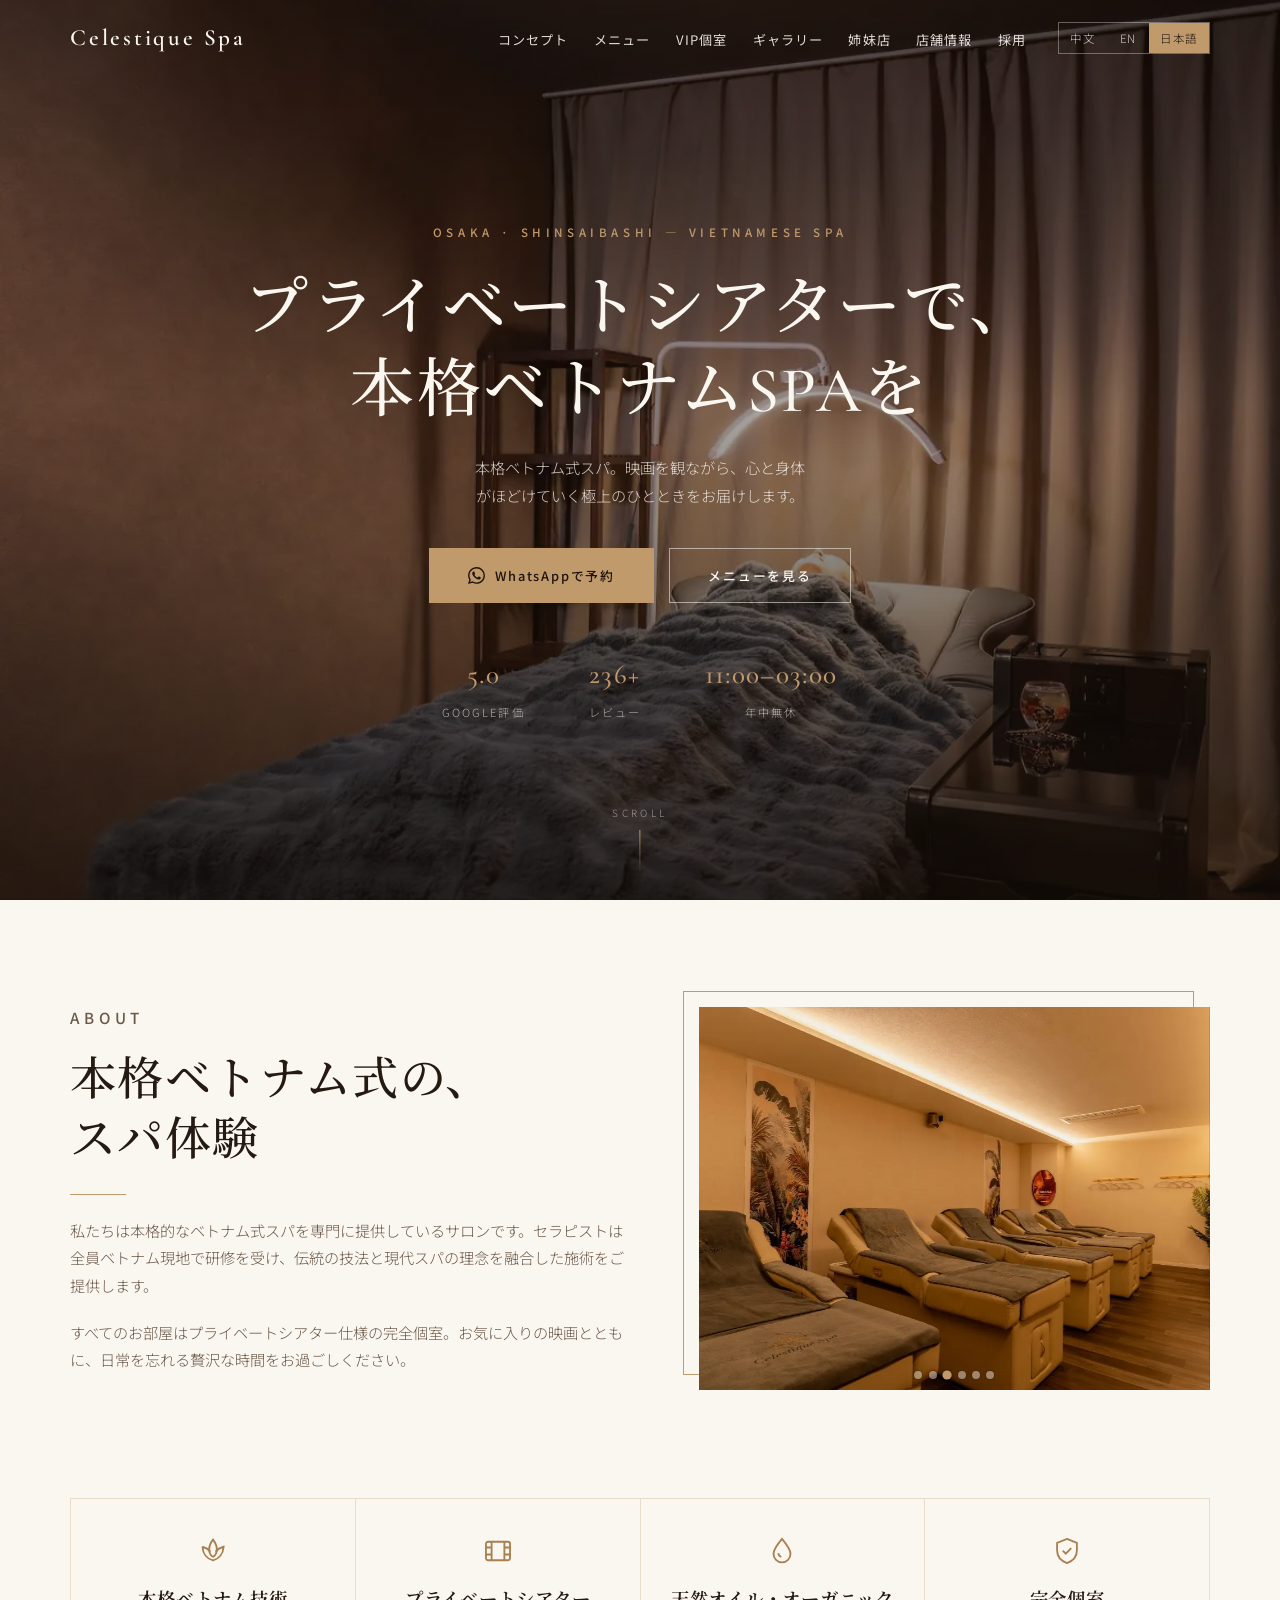
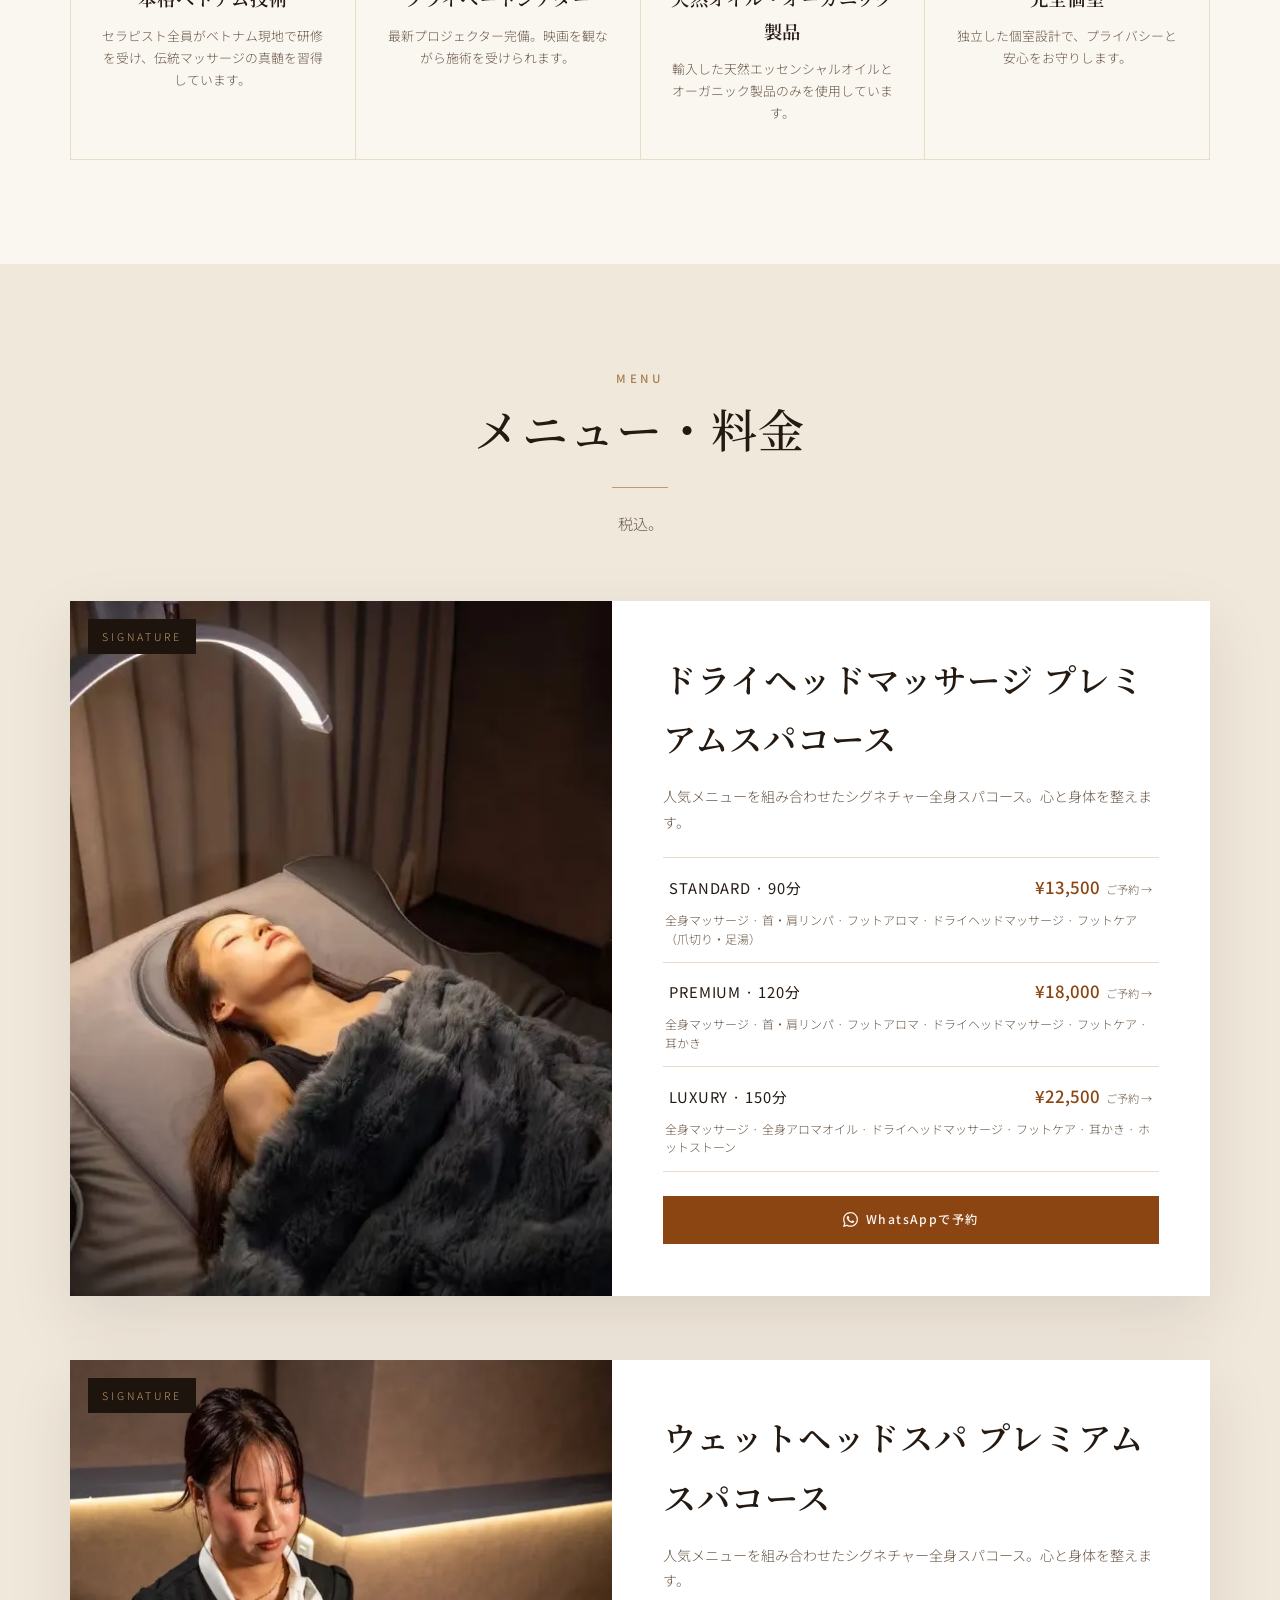
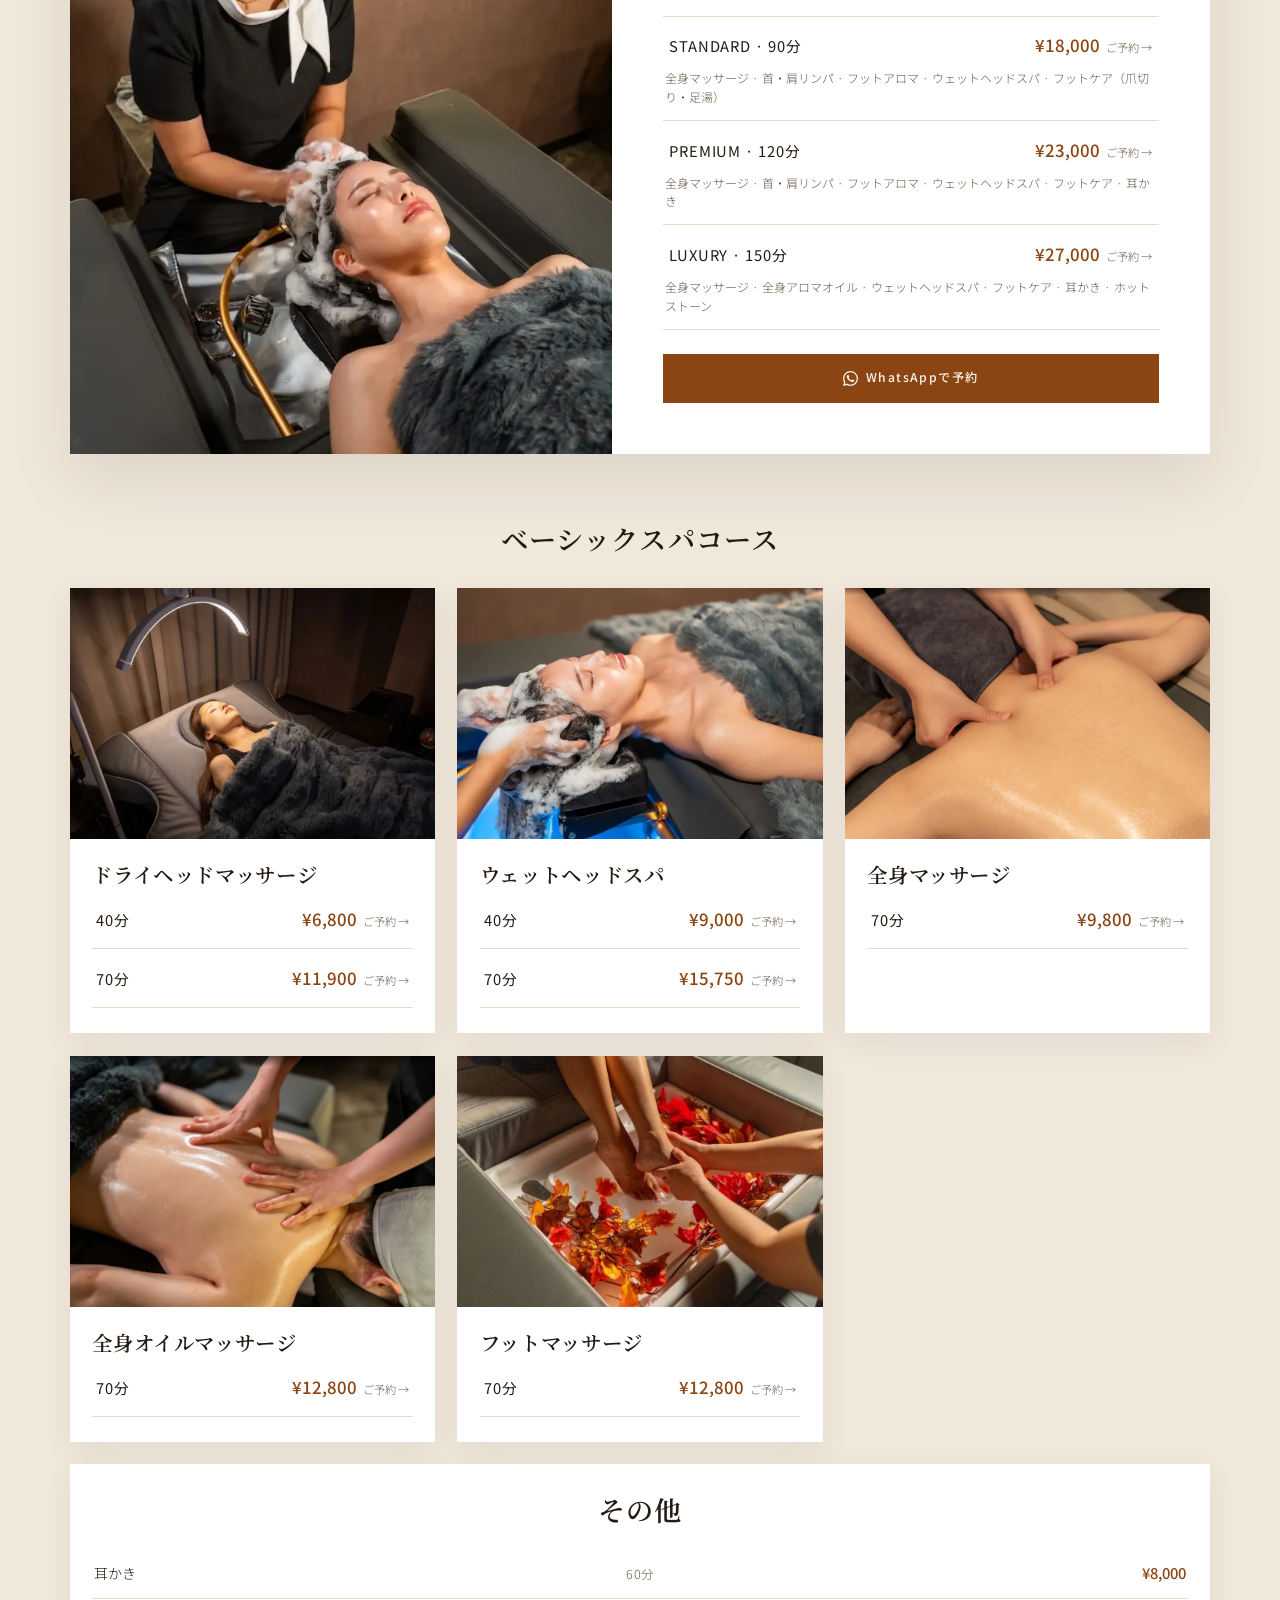
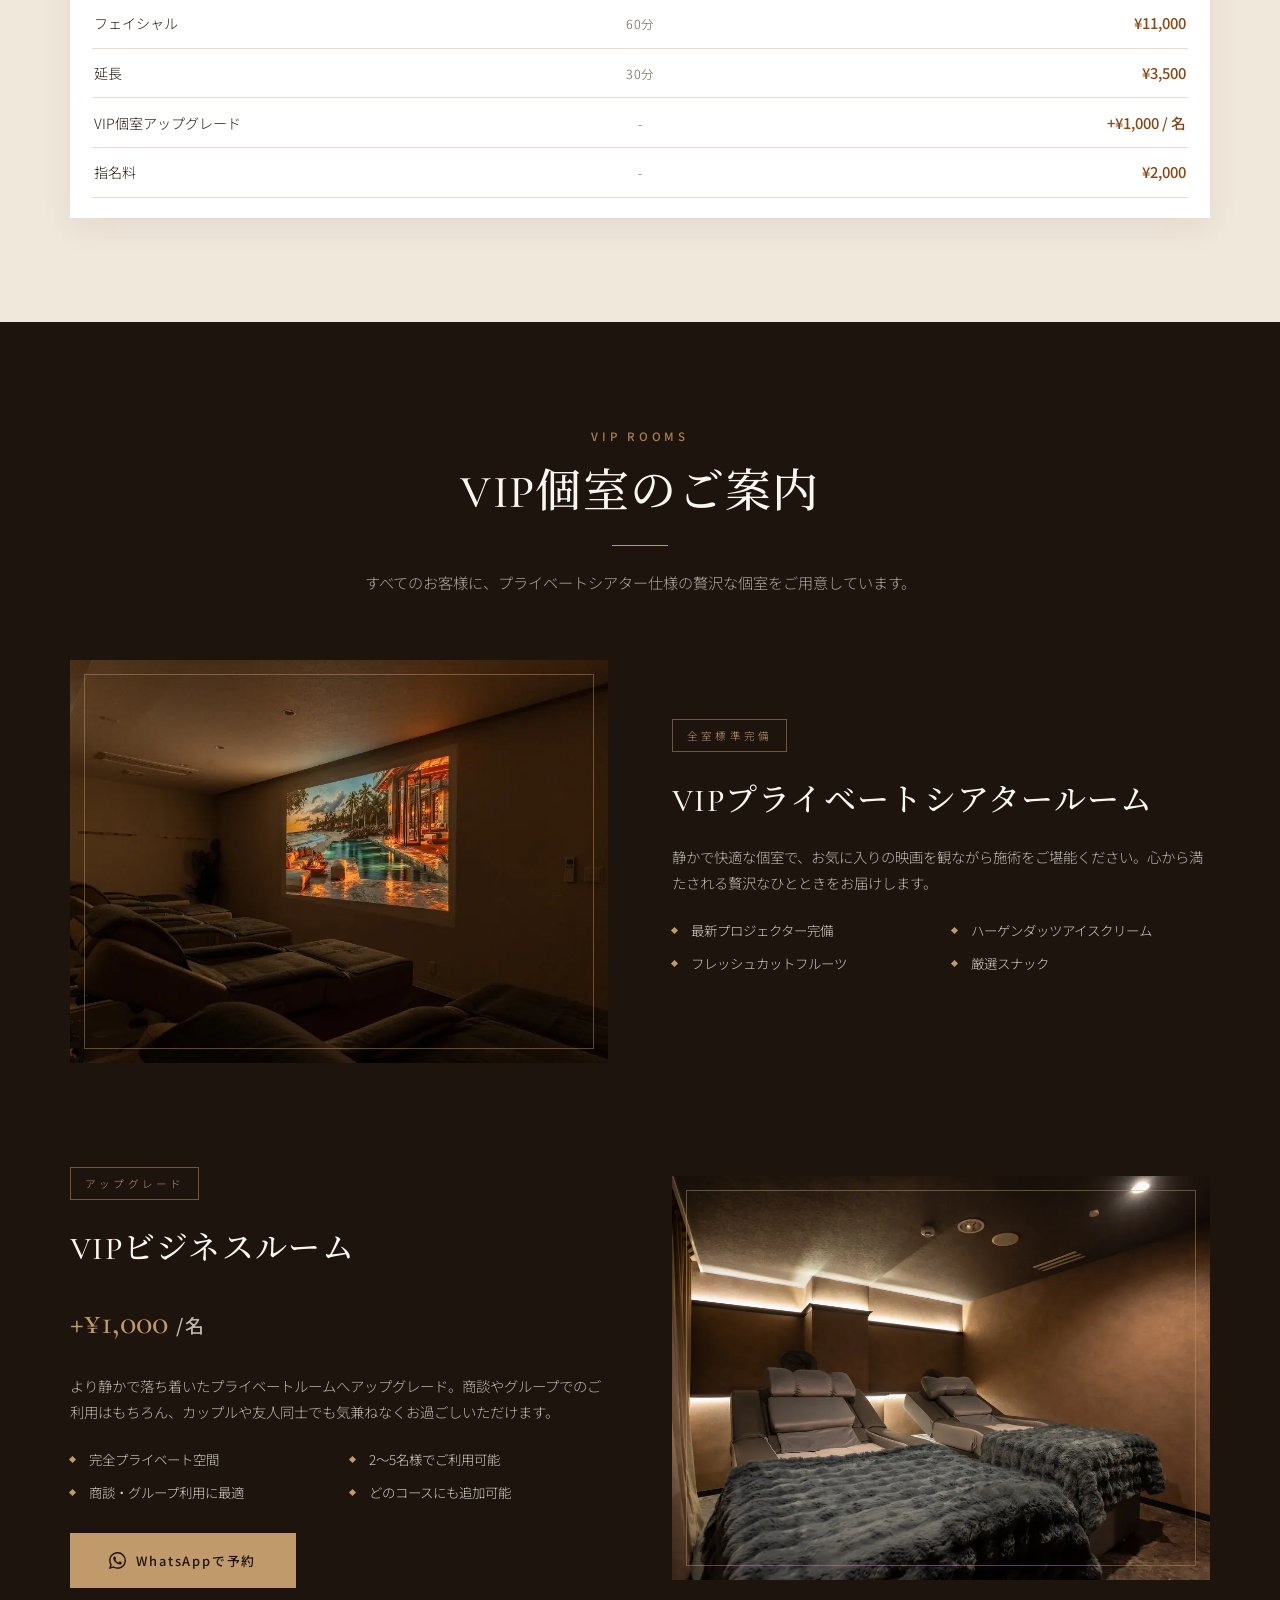
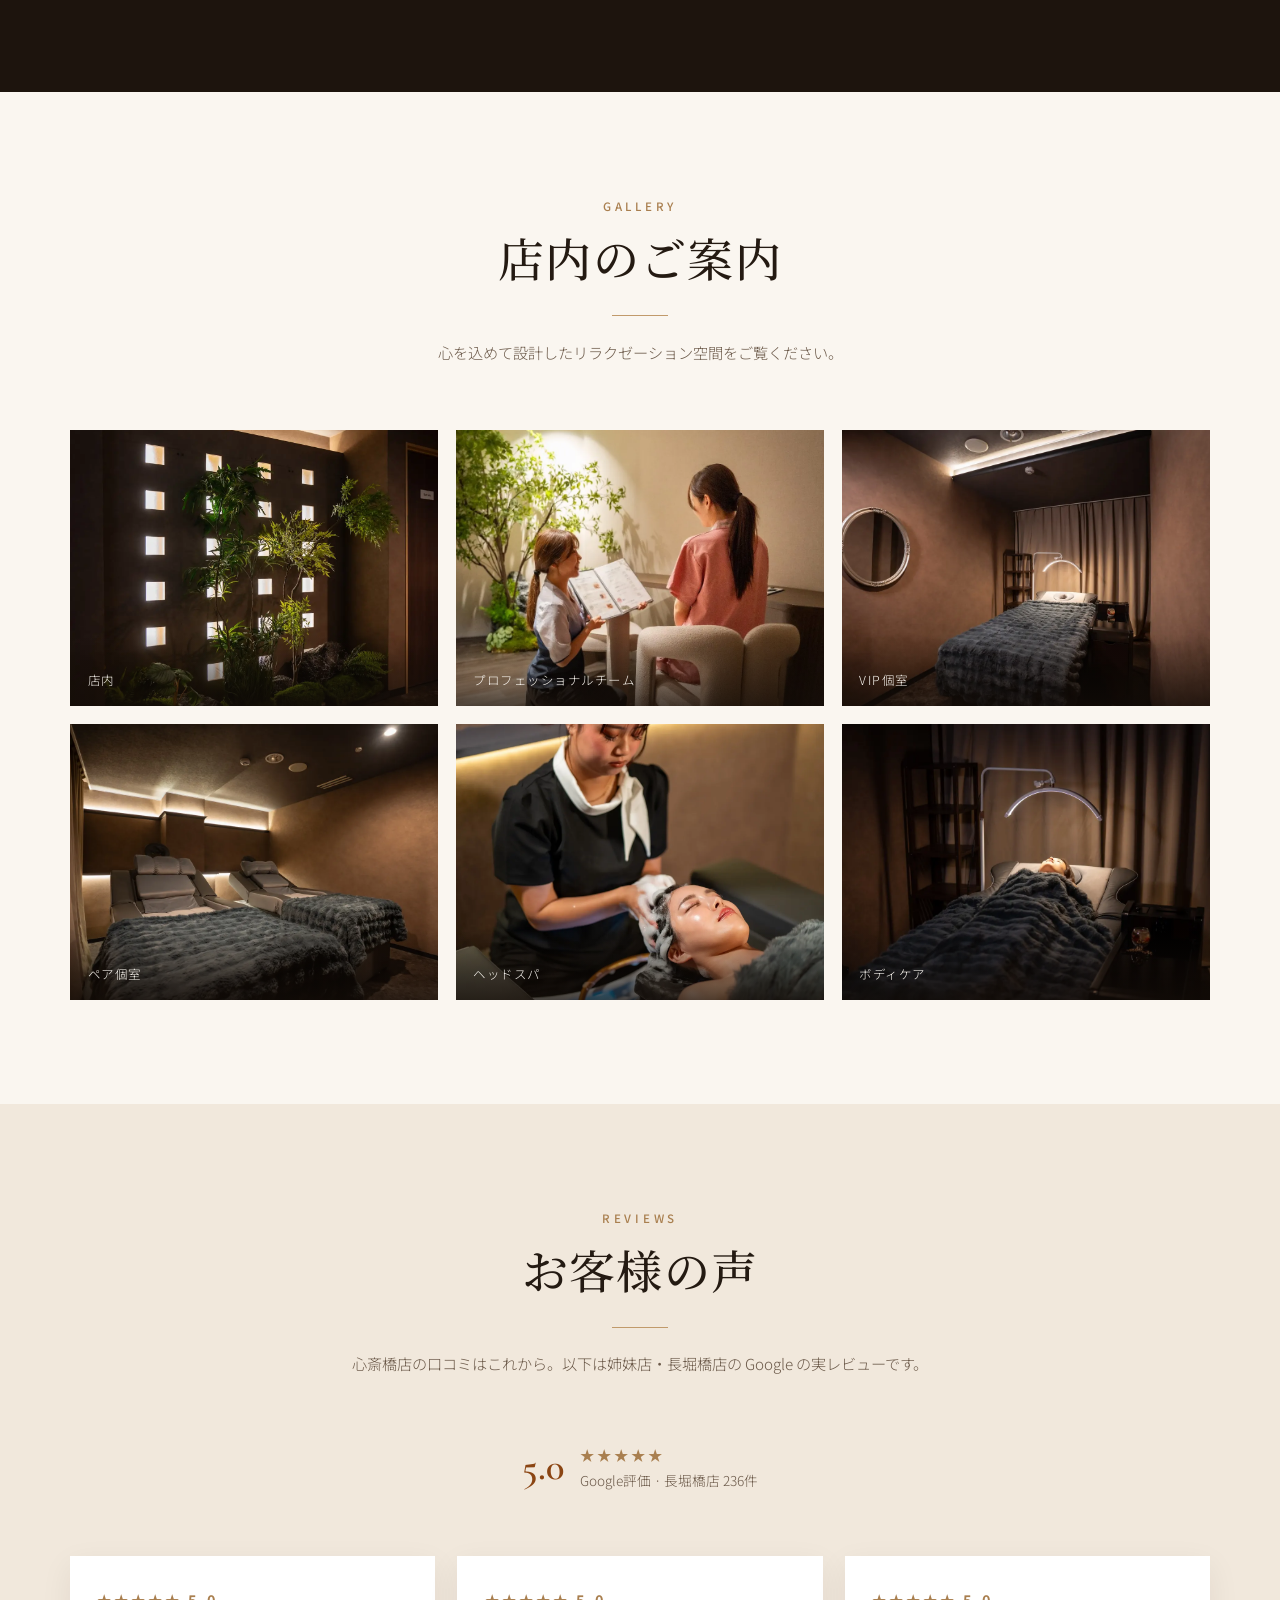
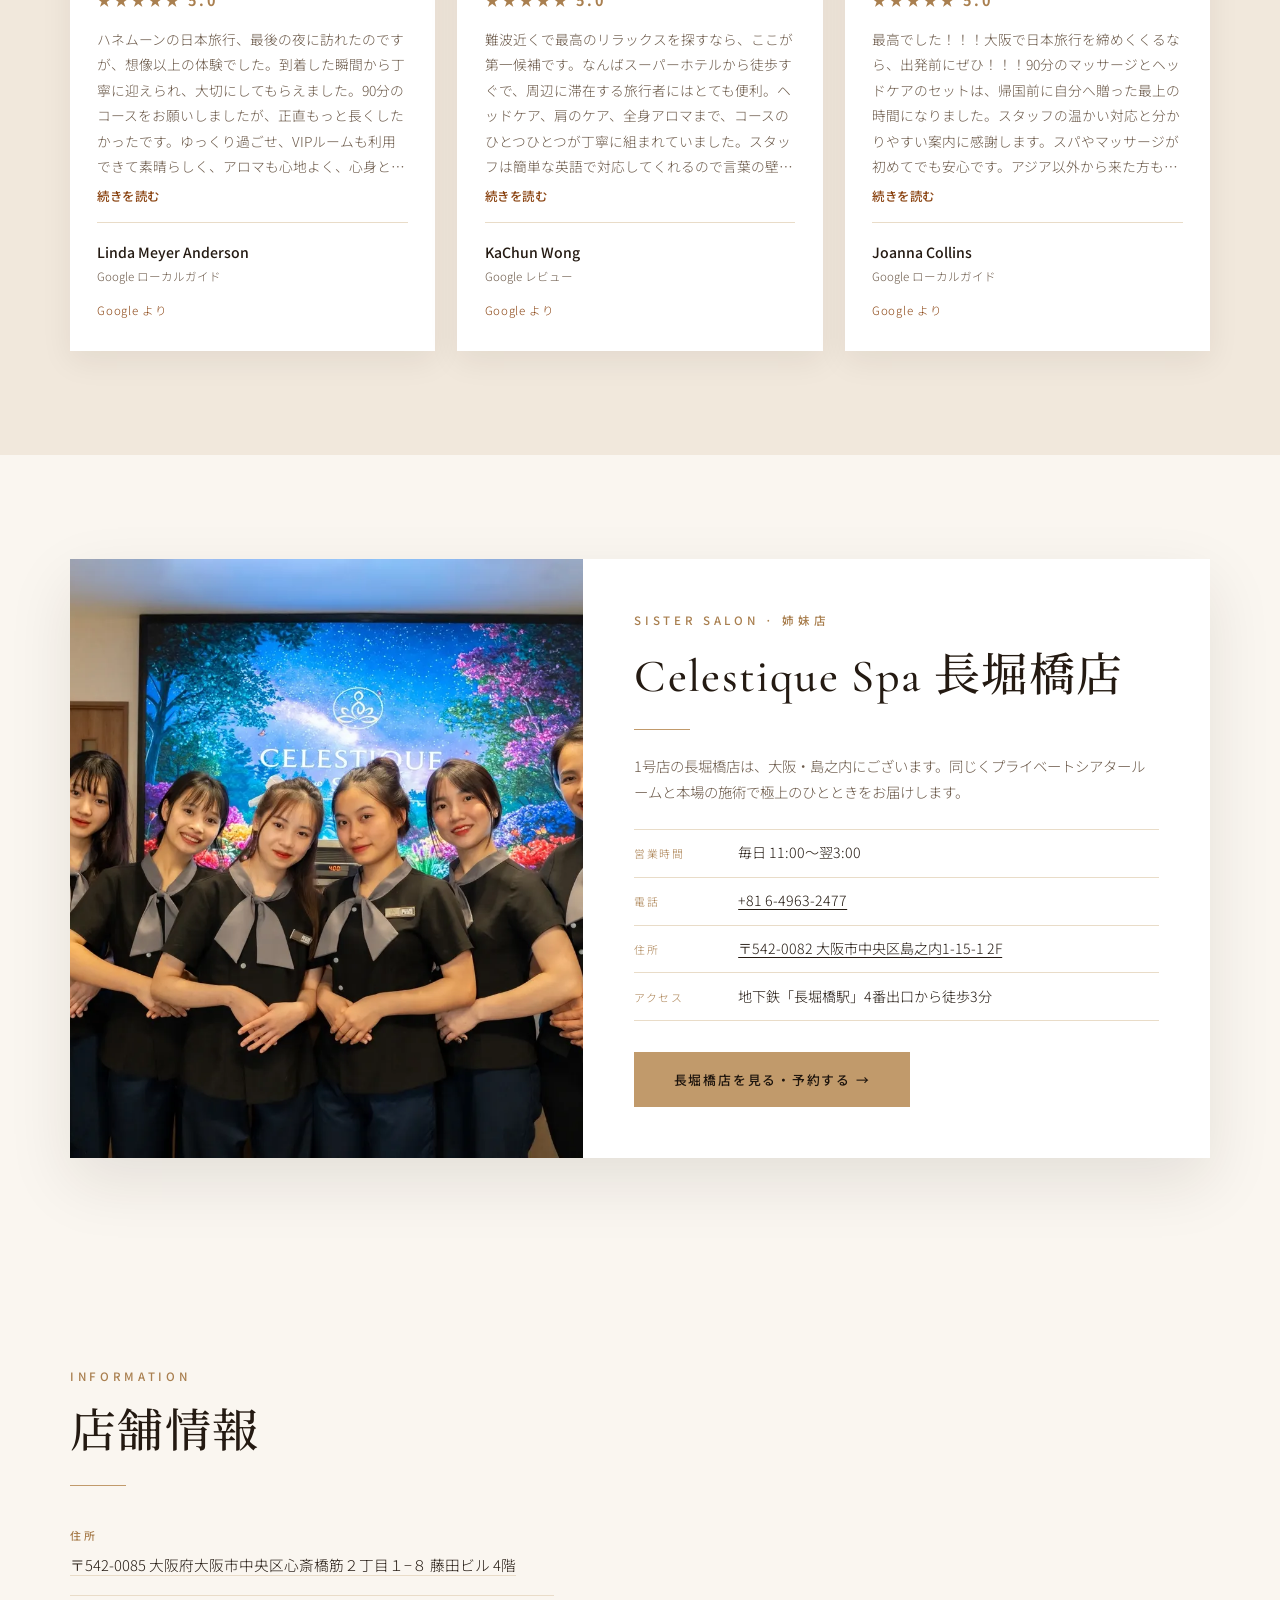
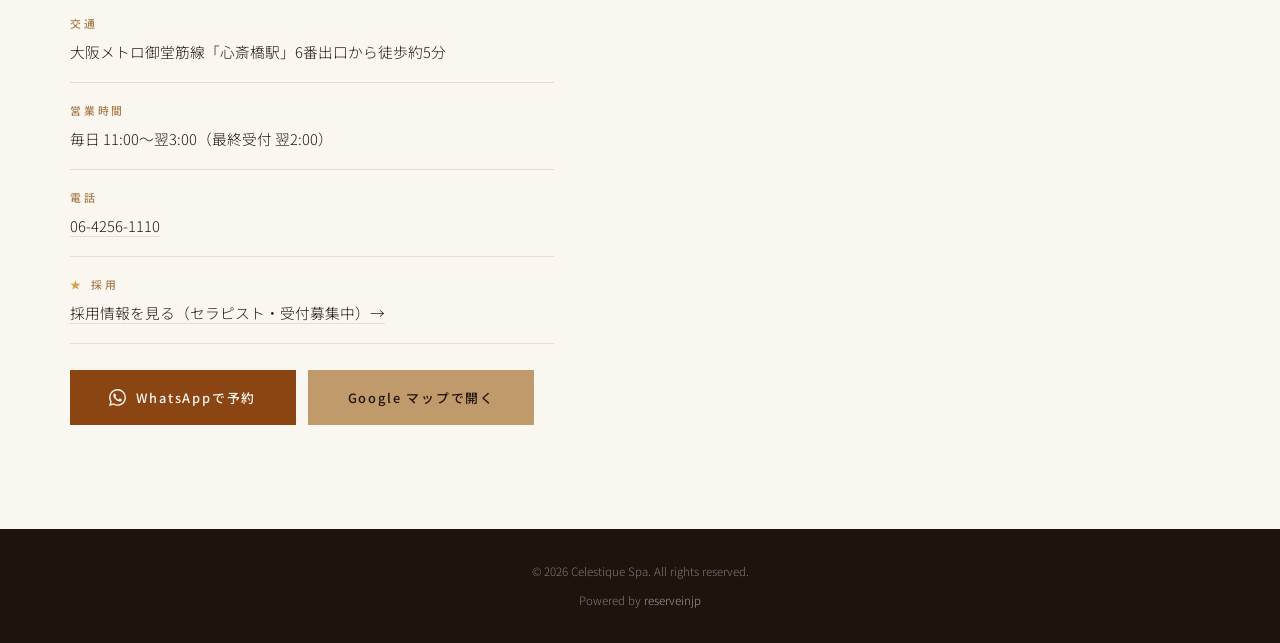
<file: jp/index.html>
<!DOCTYPE html>
<html lang="ja">
<head>
  <meta charset="UTF-8">
  <meta name="viewport" content="width=device-width, initial-scale=1.0">
  <meta name="description" content="本格ベトナム式スパ。プライベートシアター個室で映画を観ながら極上のリラクゼーション。心斎橋駅6番出口から徒歩約5分。毎日11:00〜翌3:00営業。">
  <title>Celestique Spa（セレスティークスパ）| 大阪・心斎橋のベトナム式スパ</title>
  <link rel="preconnect" href="https://fonts.googleapis.com">
  <link rel="preconnect" href="https://fonts.gstatic.com" crossorigin>
  <link href="https://fonts.googleapis.com/css2?family=Cormorant+Garamond:wght@400;500;600&family=Noto+Serif+JP:wght@400;500;600&family=Noto+Serif+SC:wght@400;500;600&family=Noto+Sans+JP:wght@300;400;500&family=Noto+Sans+SC:wght@300;400;500&display=swap" rel="stylesheet">
  <link rel="stylesheet" href="../styles.css">
</head>
<body>
  <header class="header" id="header">
    <nav class="nav container">
      <a href="../landing.html" class="logo">
        <span class="logo-en">Celestique Spa</span>
      </a>
      <button class="nav-toggle" aria-label="Menu" aria-expanded="false">
        <span></span>
        <span></span>
      </button>
      <div class="nav-menu">
        <ul class="nav-links">
          <li><a href="#about">コンセプト</a></li>
          <li><a href="#menu">メニュー</a></li>
          <li><a href="#vip">VIP個室</a></li>
          <li><a href="#gallery">ギャラリー</a></li>
          <li><a href="#sister">姉妹店</a></li>
          <li><a href="#access">店舗情報</a></li>
          <li><a href="../recruit.html?lang=jp">採用</a></li>
        </ul>
        <div class="lang-switch">
          <a href="../cn/index.html">中文</a>
          <a href="../en/index.html">EN</a>
          <a href="../jp/index.html" class="active">日本語</a>
        </div>
      </div>
    </nav>
  </header>

  <main>
    <section class="hero">
      <div class="hero-bg" style="background-image: url(../assets/images/hero.webp);"></div>
      <div class="hero-content">
        <p class="hero-eyebrow">Osaka · Shinsaibashi — Vietnamese Spa</p>
        <h1>プライベートシアターで、<br>本格ベトナムSPAを</h1>
        <p class="hero-sub">本格ベトナム式スパ。映画を観ながら、心と身体がほどけていく極上のひとときをお届けします。</p>
        <div class="hero-cta">
          <a href="../booking.html" class="btn btn-gold"><svg viewBox="0 0 24 24" xmlns="http://www.w3.org/2000/svg"><path d="M17.472 14.382c-.297-.149-1.758-.867-2.03-.967-.273-.099-.471-.148-.67.15-.197.297-.767.966-.94 1.164-.173.199-.347.223-.644.075-.297-.15-1.255-.463-2.39-1.475-.884-.788-1.48-1.761-1.653-2.059-.173-.297-.018-.458.13-.606.134-.133.298-.347.446-.52.149-.174.198-.298.298-.497.099-.198.05-.371-.025-.52-.075-.149-.669-1.612-.916-2.207-.242-.579-.487-.5-.669-.51-.173-.008-.371-.01-.57-.01-.198 0-.52.074-.792.372-.272.297-1.04 1.016-1.04 2.479 0 1.462 1.065 2.875 1.213 3.074.149.198 2.096 3.2 5.077 4.487.709.306 1.262.489 1.694.625.712.227 1.36.195 1.871.118.571-.085 1.758-.719 2.006-1.413.248-.694.248-1.289.173-1.413-.074-.124-.272-.198-.57-.347m-5.421 7.403h-.004a9.87 9.87 0 01-5.031-1.378l-.361-.214-3.741.982.998-3.648-.235-.374a9.86 9.86 0 01-1.51-5.26c.001-5.45 4.436-9.884 9.888-9.884 2.64 0 5.122 1.03 6.988 2.898a9.825 9.825 0 012.893 6.994c-.003 5.45-4.437 9.884-9.885 9.884m8.413-18.297A11.815 11.815 0 0012.05 0C5.495 0 .16 5.335.157 11.892c0 2.096.547 4.142 1.588 5.945L.057 24l6.305-1.654a11.882 11.882 0 005.683 1.448h.005c6.554 0 11.89-5.335 11.893-11.893a11.821 11.821 0 00-3.48-8.413Z"/></svg> WhatsAppで予約</a>
          <a href="#menu" class="btn btn-ghost">メニューを見る</a>
        </div>
        <div class="hero-stats">
          <div class="hero-stat"><strong>5.0</strong><span>Google評価</span></div>
          <div class="hero-stat"><strong>236+</strong><span>レビュー</span></div>
          <div class="hero-stat"><strong>11:00–03:00</strong><span>年中無休</span></div>
        </div>
      </div>
      <div class="hero-scroll"><span>Scroll</span><div class="line"></div></div>
    </section>

    <section class="section" id="about">
      <div class="container">
        <div class="about-grid">
          <div class="about-text">
            <p class="eyebrow">About</p>
            <h2 class="section-title">本格ベトナム式の、<br>スパ体験</h2>
            <div class="gold-rule"></div>
            <p>私たちは本格的なベトナム式スパを専門に提供しているサロンです。セラピストは全員ベトナム現地で研修を受け、伝統の技法と現代スパの理念を融合した施術をご提供します。</p>
            <p>すべてのお部屋はプライベートシアター仕様の完全個室。お気に入りの映画とともに、日常を忘れる贅沢な時間をお過ごしください。</p>
          </div>
          <div class="about-media">
            <div class="about-carousel" data-about-carousel>
              <div class="about-carousel-viewport">
                <div class="about-carousel-track">
                  <div class="about-carousel-slide"><img src="../assets/images/about-slide-01.webp" alt="Celestique Spa 受付"></div>
                  <div class="about-carousel-slide"><img src="../assets/images/about-slide-02.webp" alt="Celestique Spa ラウンジ" loading="lazy"></div>
                  <div class="about-carousel-slide"><img src="../assets/images/about-slide-03.webp" alt="Celestique Spa 施術ベッド" loading="lazy"></div>
                  <div class="about-carousel-slide"><img src="../assets/images/about-slide-04.webp" alt="Celestique Spa シアター個室" loading="lazy"></div>
                  <div class="about-carousel-slide"><img src="../assets/images/about-slide-05.webp" alt="Celestique Spa ペア個室" loading="lazy"></div>
                  <div class="about-carousel-slide"><img src="../assets/images/about-slide-06.webp" alt="Celestique Spa 施術個室" loading="lazy"></div>
                </div>
              </div>
              <div class="about-carousel-dots"></div>
            </div>
          </div>
        </div>
        <div class="features">
        <div class="feature">
          <svg viewBox="0 0 24 24"><path d="M12 4c-1.8 2.4-2.7 4.6-2.7 6.7 0 2.6 1.2 4.5 2.7 5.4 1.5-.9 2.7-2.8 2.7-5.4 0-2.1-.9-4.3-2.7-6.7z"/><path d="M4.5 9c.4 5.1 3.4 8.7 7.5 9.6 4.1-.9 7.1-4.5 7.5-9.6-2.5.7-4.4 1.9-5.6 3.4M10.1 12.4C8.9 10.9 7 9.7 4.5 9"/></svg>
          <h3>本格ベトナム技術</h3>
          <p>セラピスト全員がベトナム現地で研修を受け、伝統マッサージの真髄を習得しています。</p>
        </div>
        <div class="feature">
          <svg viewBox="0 0 24 24"><rect x="3.5" y="5.5" width="17" height="13" rx="1.5"/><path d="M7.5 5.5v13M16.5 5.5v13M3.5 9.5h4M3.5 14.5h4M16.5 9.5h4M16.5 14.5h4"/></svg>
          <h3>プライベートシアター</h3>
          <p>最新プロジェクター完備。映画を観ながら施術を受けられます。</p>
        </div>
        <div class="feature">
          <svg viewBox="0 0 24 24"><path d="M12 3.5c3.5 4.2 6 7.4 6 10.5a6 6 0 0 1-12 0c0-3.1 2.5-6.3 6-10.5z"/><path d="M9.5 13.5a2.6 2.6 0 0 0 2 2.6"/></svg>
          <h3>天然オイル・オーガニック製品</h3>
          <p>輸入した天然エッセンシャルオイルとオーガニック製品のみを使用しています。</p>
        </div>
        <div class="feature">
          <svg viewBox="0 0 24 24"><path d="M12 3.5l7 2.8v5.2c0 4.4-3 7.6-7 9-4-1.4-7-4.6-7-9V6.3l7-2.8z"/><path d="M9 11.8l2.1 2.1 3.9-4"/></svg>
          <h3>完全個室</h3>
          <p>独立した個室設計で、プライバシーと安心をお守りします。</p>
        </div>
        </div>
      </div>
    </section>

    <section class="section section-alt" id="menu">
      <div class="container">
        <header class="section-head center">
          <p class="eyebrow">Menu</p>
          <h2 class="section-title">メニュー・料金</h2>
          <div class="gold-rule"></div>
          <p class="section-lead">税込。</p>
        </header>

        <article class="signature">
          <div class="signature-media">
            <img src="../assets/images/svc-dryhead.webp" alt="Celestique Spa ドライヘッドマッサージ プレミアムスパコース" loading="lazy">
            <span class="signature-badge">Signature</span>
          </div>
          <div class="signature-body">
            <h3>ドライヘッドマッサージ プレミアムスパコース</h3>
            <p>人気メニューを組み合わせたシグネチャー全身スパコース。心と身体を整えます。</p>
            <div class="price-rows">
            <div class="price-block">
            <a class="price-row" href="../booking.html?service=Dry%20Head%20Course%2090%20min">
              <span class="duration">STANDARD · 90分</span>
              <span class="amount">¥13,500<small>ご予約 →</small></span>
            </a>
            <p class="price-desc">全身マッサージ · 首・肩リンパ · フットアロマ · ドライヘッドマッサージ · フットケア（爪切り・足湯）</p>
            </div>
            <div class="price-block">
            <a class="price-row" href="../booking.html?service=Dry%20Head%20Course%20120%20min">
              <span class="duration">PREMIUM · 120分</span>
              <span class="amount">¥18,000<small>ご予約 →</small></span>
            </a>
            <p class="price-desc">全身マッサージ · 首・肩リンパ · フットアロマ · ドライヘッドマッサージ · フットケア · 耳かき</p>
            </div>
            <div class="price-block">
            <a class="price-row" href="../booking.html?service=Dry%20Head%20Course%20150%20min">
              <span class="duration">LUXURY · 150分</span>
              <span class="amount">¥22,500<small>ご予約 →</small></span>
            </a>
            <p class="price-desc">全身マッサージ · 全身アロマオイル · ドライヘッドマッサージ · フットケア · 耳かき · ホットストーン</p>
            </div>
            </div>
            <a class="btn-book" href="../booking.html?service=Dry%20Head%20Course%2090%20min"><svg viewBox="0 0 24 24" xmlns="http://www.w3.org/2000/svg"><path d="M17.472 14.382c-.297-.149-1.758-.867-2.03-.967-.273-.099-.471-.148-.67.15-.197.297-.767.966-.94 1.164-.173.199-.347.223-.644.075-.297-.15-1.255-.463-2.39-1.475-.884-.788-1.48-1.761-1.653-2.059-.173-.297-.018-.458.13-.606.134-.133.298-.347.446-.52.149-.174.198-.298.298-.497.099-.198.05-.371-.025-.52-.075-.149-.669-1.612-.916-2.207-.242-.579-.487-.5-.669-.51-.173-.008-.371-.01-.57-.01-.198 0-.52.074-.792.372-.272.297-1.04 1.016-1.04 2.479 0 1.462 1.065 2.875 1.213 3.074.149.198 2.096 3.2 5.077 4.487.709.306 1.262.489 1.694.625.712.227 1.36.195 1.871.118.571-.085 1.758-.719 2.006-1.413.248-.694.248-1.289.173-1.413-.074-.124-.272-.198-.57-.347m-5.421 7.403h-.004a9.87 9.87 0 01-5.031-1.378l-.361-.214-3.741.982.998-3.648-.235-.374a9.86 9.86 0 01-1.51-5.26c.001-5.45 4.436-9.884 9.888-9.884 2.64 0 5.122 1.03 6.988 2.898a9.825 9.825 0 012.893 6.994c-.003 5.45-4.437 9.884-9.885 9.884m8.413-18.297A11.815 11.815 0 0012.05 0C5.495 0 .16 5.335.157 11.892c0 2.096.547 4.142 1.588 5.945L.057 24l6.305-1.654a11.882 11.882 0 005.683 1.448h.005c6.554 0 11.89-5.335 11.893-11.893a11.821 11.821 0 00-3.48-8.413Z"/></svg> WhatsAppで予約</a>
          </div>
        </article>

        <article class="signature">
          <div class="signature-media">
            <img src="../assets/images/signature-headspa.webp" alt="Celestique Spa ウェットヘッドスパ プレミアムスパコース" loading="lazy">
            <span class="signature-badge">Signature</span>
          </div>
          <div class="signature-body">
            <h3>ウェットヘッドスパ プレミアムスパコース</h3>
            <p>人気メニューを組み合わせたシグネチャー全身スパコース。心と身体を整えます。</p>
            <div class="price-rows">
            <div class="price-block">
            <a class="price-row" href="../booking.html?service=Wet%20Head%20Course%2090%20min">
              <span class="duration">STANDARD · 90分</span>
              <span class="amount">¥18,000<small>ご予約 →</small></span>
            </a>
            <p class="price-desc">全身マッサージ · 首・肩リンパ · フットアロマ · ウェットヘッドスパ · フットケア（爪切り・足湯）</p>
            </div>
            <div class="price-block">
            <a class="price-row" href="../booking.html?service=Wet%20Head%20Course%20120%20min">
              <span class="duration">PREMIUM · 120分</span>
              <span class="amount">¥23,000<small>ご予約 →</small></span>
            </a>
            <p class="price-desc">全身マッサージ · 首・肩リンパ · フットアロマ · ウェットヘッドスパ · フットケア · 耳かき</p>
            </div>
            <div class="price-block">
            <a class="price-row" href="../booking.html?service=Wet%20Head%20Course%20150%20min">
              <span class="duration">LUXURY · 150分</span>
              <span class="amount">¥27,000<small>ご予約 →</small></span>
            </a>
            <p class="price-desc">全身マッサージ · 全身アロマオイル · ウェットヘッドスパ · フットケア · 耳かき · ホットストーン</p>
            </div>
            </div>
            <a class="btn-book" href="../booking.html?service=Wet%20Head%20Course%2090%20min"><svg viewBox="0 0 24 24" xmlns="http://www.w3.org/2000/svg"><path d="M17.472 14.382c-.297-.149-1.758-.867-2.03-.967-.273-.099-.471-.148-.67.15-.197.297-.767.966-.94 1.164-.173.199-.347.223-.644.075-.297-.15-1.255-.463-2.39-1.475-.884-.788-1.48-1.761-1.653-2.059-.173-.297-.018-.458.13-.606.134-.133.298-.347.446-.52.149-.174.198-.298.298-.497.099-.198.05-.371-.025-.52-.075-.149-.669-1.612-.916-2.207-.242-.579-.487-.5-.669-.51-.173-.008-.371-.01-.57-.01-.198 0-.52.074-.792.372-.272.297-1.04 1.016-1.04 2.479 0 1.462 1.065 2.875 1.213 3.074.149.198 2.096 3.2 5.077 4.487.709.306 1.262.489 1.694.625.712.227 1.36.195 1.871.118.571-.085 1.758-.719 2.006-1.413.248-.694.248-1.289.173-1.413-.074-.124-.272-.198-.57-.347m-5.421 7.403h-.004a9.87 9.87 0 01-5.031-1.378l-.361-.214-3.741.982.998-3.648-.235-.374a9.86 9.86 0 01-1.51-5.26c.001-5.45 4.436-9.884 9.888-9.884 2.64 0 5.122 1.03 6.988 2.898a9.825 9.825 0 012.893 6.994c-.003 5.45-4.437 9.884-9.885 9.884m8.413-18.297A11.815 11.815 0 0012.05 0C5.495 0 .16 5.335.157 11.892c0 2.096.547 4.142 1.588 5.945L.057 24l6.305-1.654a11.882 11.882 0 005.683 1.448h.005c6.554 0 11.89-5.335 11.893-11.893a11.821 11.821 0 00-3.48-8.413Z"/></svg> WhatsAppで予約</a>
          </div>
        </article>

        <h3 class="menu-subhead">ベーシックスパコース</h3>
        <div class="menu-grid">
        <article class="menu-card">
          <div class="menu-card-media"><img src="../assets/images/svc-dryhead.webp" alt="Celestique Spa ドライヘッドマッサージ" loading="lazy"></div>
          <div class="menu-card-body">
            <h3>ドライヘッドマッサージ</h3>
            <div class="price-rows">
            <a class="price-row" href="../booking.html?service=Dry%20Head%20Massage%2040%20min">
              <span class="duration">40分</span>
              <span class="amount">¥6,800<small>ご予約 →</small></span>
            </a>
            <a class="price-row" href="../booking.html?service=Dry%20Head%20Massage%2070%20min">
              <span class="duration">70分</span>
              <span class="amount">¥11,900<small>ご予約 →</small></span>
            </a>
            </div>
          </div>
        </article>
        <article class="menu-card">
          <div class="menu-card-media"><img src="../assets/images/svc-headspa.webp" alt="Celestique Spa ウェットヘッドスパ" loading="lazy"></div>
          <div class="menu-card-body">
            <h3>ウェットヘッドスパ</h3>
            <div class="price-rows">
            <a class="price-row" href="../booking.html?service=Wet%20Head%20Spa%2040%20min">
              <span class="duration">40分</span>
              <span class="amount">¥9,000<small>ご予約 →</small></span>
            </a>
            <a class="price-row" href="../booking.html?service=Wet%20Head%20Spa%2070%20min">
              <span class="duration">70分</span>
              <span class="amount">¥15,750<small>ご予約 →</small></span>
            </a>
            </div>
          </div>
        </article>
        <article class="menu-card">
          <div class="menu-card-media"><img src="../assets/images/svc-shiatsu.webp" alt="Celestique Spa 全身マッサージ" loading="lazy"></div>
          <div class="menu-card-body">
            <h3>全身マッサージ</h3>
            <div class="price-rows">
            <a class="price-row" href="../booking.html?service=Full%20Body%20Massage%2070%20min">
              <span class="duration">70分</span>
              <span class="amount">¥9,800<small>ご予約 →</small></span>
            </a>
            </div>
          </div>
        </article>
        <article class="menu-card">
          <div class="menu-card-media"><img src="../assets/images/svc-oil.webp" alt="Celestique Spa 全身オイルマッサージ" loading="lazy"></div>
          <div class="menu-card-body">
            <h3>全身オイルマッサージ</h3>
            <div class="price-rows">
            <a class="price-row" href="../booking.html?service=Full%20Body%20Oil%20Massage%2070%20min">
              <span class="duration">70分</span>
              <span class="amount">¥12,800<small>ご予約 →</small></span>
            </a>
            </div>
          </div>
        </article>
        <article class="menu-card">
          <div class="menu-card-media"><img src="../assets/images/svc-foot.webp" alt="Celestique Spa フットマッサージ" loading="lazy"></div>
          <div class="menu-card-body">
            <h3>フットマッサージ</h3>
            <div class="price-rows">
            <a class="price-row" href="../booking.html?service=Foot%20Massage%2070%20min">
              <span class="duration">70分</span>
              <span class="amount">¥12,800<small>ご予約 →</small></span>
            </a>
            </div>
          </div>
        </article>
        </div>

        <div class="menu-extra">
          <h3 class="menu-subhead">その他</h3>
          <a class="menu-extra-row" href="../booking.html?service=Ear%20Cleaning%2060%20min"><span class="opt-name">耳かき</span><span class="opt-dur">60分</span><span class="opt-price">¥8,000</span></a>
          <a class="menu-extra-row" href="../booking.html?service=Facial%20Treatment%2060%20min"><span class="opt-name">フェイシャル</span><span class="opt-dur">60分</span><span class="opt-price">¥11,000</span></a>
          <div class="menu-extra-row"><span class="opt-name">延長</span><span class="opt-dur">30分</span><span class="opt-price">¥3,500</span></div>
          <div class="menu-extra-row"><span class="opt-name">VIP個室アップグレード</span><span class="opt-dur">-</span><span class="opt-price">+¥1,000 / 名</span></div>
          <div class="menu-extra-row"><span class="opt-name">指名料</span><span class="opt-dur">-</span><span class="opt-price">¥2,000</span></div>
        </div>

        <div class="menu-extra gift-card">
          <h3 class="menu-subhead">ギフトカード</h3>
          <p class="gift-lead">プレミアムスパコースギフトカード 10%OFF。</p>
          <div class="menu-extra-row"><span class="opt-name">90分</span><span class="opt-dur"></span><span class="opt-price">¥12,150</span></div>
          <div class="menu-extra-row"><span class="opt-name">120分</span><span class="opt-dur"></span><span class="opt-price">¥16,200</span></div>
          <div class="menu-extra-row"><span class="opt-name">150分</span><span class="opt-dur"></span><span class="opt-price">¥20,250</span></div>
        </div>
      </div>
    </section>

    <section class="section vip" id="vip">
      <div class="container">
        <header class="section-head center">
          <p class="eyebrow">VIP Rooms</p>
          <h2 class="section-title">VIP個室のご案内</h2>
          <div class="gold-rule"></div>
          <p class="section-lead">すべてのお客様に、プライベートシアター仕様の贅沢な個室をご用意しています。</p>
        </header>

        <div class="vip-block">
          <div class="vip-media">
            <img src="../assets/images/vip-cinema.webp" alt="VIPプライベートシアタールーム" loading="lazy">
          </div>
          <div class="vip-body">
            <span class="vip-tag">全室標準完備</span>
            <h3>VIPプライベートシアタールーム</h3>
            <p>静かで快適な個室で、お気に入りの映画を観ながら施術をご堪能ください。心から満たされる贅沢なひとときをお届けします。</p>
            <ul class="vip-list">
              <li>最新プロジェクター完備</li>
              <li>ハーゲンダッツアイスクリーム</li>
              <li>フレッシュカットフルーツ</li>
              <li>厳選スナック</li>
            </ul>
          </div>
        </div>

        <div class="vip-block reverse">
          <div class="vip-media">
            <img src="../assets/images/vip-business.webp" alt="VIPビジネスルーム" loading="lazy">
          </div>
          <div class="vip-body">
            <span class="vip-tag">アップグレード</span>
            <h3>VIPビジネスルーム</h3>
            <p class="vip-price">+¥1,000<small>/名</small></p>
            <p>より静かで落ち着いたプライベートルームへアップグレード。商談やグループでのご利用はもちろん、カップルや友人同士でも気兼ねなくお過ごしいただけます。</p>
            <ul class="vip-list">
              <li>完全プライベート空間</li>
              <li>2〜5名様でご利用可能</li>
              <li>商談・グループ利用に最適</li>
              <li>どのコースにも追加可能</li>
            </ul>
            <a href="../booking.html" class="btn btn-gold"><svg viewBox="0 0 24 24" xmlns="http://www.w3.org/2000/svg"><path d="M17.472 14.382c-.297-.149-1.758-.867-2.03-.967-.273-.099-.471-.148-.67.15-.197.297-.767.966-.94 1.164-.173.199-.347.223-.644.075-.297-.15-1.255-.463-2.39-1.475-.884-.788-1.48-1.761-1.653-2.059-.173-.297-.018-.458.13-.606.134-.133.298-.347.446-.52.149-.174.198-.298.298-.497.099-.198.05-.371-.025-.52-.075-.149-.669-1.612-.916-2.207-.242-.579-.487-.5-.669-.51-.173-.008-.371-.01-.57-.01-.198 0-.52.074-.792.372-.272.297-1.04 1.016-1.04 2.479 0 1.462 1.065 2.875 1.213 3.074.149.198 2.096 3.2 5.077 4.487.709.306 1.262.489 1.694.625.712.227 1.36.195 1.871.118.571-.085 1.758-.719 2.006-1.413.248-.694.248-1.289.173-1.413-.074-.124-.272-.198-.57-.347m-5.421 7.403h-.004a9.87 9.87 0 01-5.031-1.378l-.361-.214-3.741.982.998-3.648-.235-.374a9.86 9.86 0 01-1.51-5.26c.001-5.45 4.436-9.884 9.888-9.884 2.64 0 5.122 1.03 6.988 2.898a9.825 9.825 0 012.893 6.994c-.003 5.45-4.437 9.884-9.885 9.884m8.413-18.297A11.815 11.815 0 0012.05 0C5.495 0 .16 5.335.157 11.892c0 2.096.547 4.142 1.588 5.945L.057 24l6.305-1.654a11.882 11.882 0 005.683 1.448h.005c6.554 0 11.89-5.335 11.893-11.893a11.821 11.821 0 00-3.48-8.413Z"/></svg> WhatsAppで予約</a>
          </div>
        </div>
      </div>
    </section>

    <section class="section" id="gallery">
      <div class="container">
        <header class="section-head center">
          <p class="eyebrow">Gallery</p>
          <h2 class="section-title">店内のご案内</h2>
          <div class="gold-rule"></div>
          <p class="section-lead">心を込めて設計したリラクゼーション空間をご覧ください。</p>
        </header>
        <div class="gallery-grid">
        <figure class="gallery-item">
          <img src="../assets/images/gallery-01.webp" alt="Celestique Spa 受付エリア" loading="lazy">
          <figcaption>店内</figcaption>
        </figure>
        <figure class="gallery-item">
          <img src="../assets/images/gallery-02.webp" alt="Celestique Spa プロフェッショナルチーム" loading="lazy">
          <figcaption>プロフェッショナルチーム</figcaption>
        </figure>
        <figure class="gallery-item">
          <img src="../assets/images/gallery-03.webp" alt="Celestique Spa VIP個室" loading="lazy">
          <figcaption>VIP個室</figcaption>
        </figure>
        <figure class="gallery-item">
          <img src="../assets/images/gallery-04.webp" alt="Celestique Spa リラクゼーションエリア" loading="lazy">
          <figcaption>ペア個室</figcaption>
        </figure>
        <figure class="gallery-item">
          <img src="../assets/images/gallery-05.webp" alt="Celestique Spa ヘッドケア" loading="lazy">
          <figcaption>ヘッドスパ</figcaption>
        </figure>
        <figure class="gallery-item">
          <img src="../assets/images/gallery-06.webp" alt="Celestique Spa ボディケア" loading="lazy">
          <figcaption>ボディケア</figcaption>
        </figure>
        </div>
      </div>
    </section>

    <section class="section section-alt" id="reviews">
      <div class="container">
        <header class="section-head center">
          <p class="eyebrow">Reviews</p>
          <h2 class="section-title">お客様の声</h2>
          <div class="gold-rule"></div>
          <p class="section-lead">心斎橋店の口コミはこれから。以下は姉妹店・長堀橋店の Google の実レビューです。</p>
        </header>
        <a class="rating-banner" href="https://www.google.com/search?hl=ja&q=Celestique+Spa&ludocid=17162967397030411841#lrd=0x6000e79b96d84ff9:0xee2f1bea0f9bbe41,1" target="_blank" rel="noopener noreferrer">
          <strong>5.0</strong>
          <div>
            <div class="stars">★★★★★</div>
            <span>Google評価 · 長堀橋店 236件</span>
          </div>
        </a>
        <div class="review-grid">
        <article class="review-card">
        <a class="review-card-link" href="https://maps.app.goo.gl/buhNzLZ84xdosqFF7" target="_blank" rel="noopener noreferrer">
          <div class="stars">★★★★★ <strong>5.0</strong></div>
          <blockquote>ハネムーンの日本旅行、最後の夜に訪れたのですが、想像以上の体験でした。到着した瞬間から丁寧に迎えられ、大切にしてもらえました。90分のコースをお願いしましたが、正直もっと長くしたかったです。ゆっくり過ごせ、VIPルームも利用できて素晴らしく、アロマも心地よく、心身ともにリフレッシュできました。ぜひおすすめします🥰😘</blockquote>
          <div class="review-who">
            <div><strong>Linda Meyer Anderson</strong><span>Google ローカルガイド</span></div>
          </div>
          <span class="review-source">Google より</span>
          </a>
        </article>
        <article class="review-card">
        <a class="review-card-link" href="https://maps.app.goo.gl/nM2f8WstmPziR29e8" target="_blank" rel="noopener noreferrer">
          <div class="stars">★★★★★ <strong>5.0</strong></div>
          <blockquote>難波近くで最高のリラックスを探すなら、ここが第一候補です。なんばスーパーホテルから徒歩すぐで、周辺に滞在する旅行者にはとても便利。ヘッドケア、肩のケア、全身アロマまで、コースのひとつひとつが丁寧に組まれていました。スタッフは簡単な英語で対応してくれるので言葉の壁はありません。喧騒から離れた静かで心地よい空間です。施術後はすぐに体が軽くなり、頭がすっきりしました。素晴らしい和のリラックス体験でした。サービスがとても気に入りました。この口コミがキャンペーンにも参加できますように。</blockquote>
          <div class="review-who">
            <div><strong>KaChun Wong</strong><span>Google レビュー</span></div>
          </div>
          <span class="review-source">Google より</span>
          </a>
        </article>
        <article class="review-card">
        <a class="review-card-link" href="https://maps.app.goo.gl/sSXXQuSbgMjek6eB7" target="_blank" rel="noopener noreferrer">
          <div class="stars">★★★★★ <strong>5.0</strong></div>
          <blockquote>最高でした！！！大阪で日本旅行を締めくくるなら、出発前にぜひ！！！90分のマッサージとヘッドケアのセットは、帰国前に自分へ贈った最上の時間になりました。スタッフの温かい対応と分かりやすい案内に感謝します。スパやマッサージが初めてでも安心です。アジア以外から来た方もKlookで簡単に予約できます！！</blockquote>
          <div class="review-who">
            <div><strong>Joanna Collins</strong><span>Google ローカルガイド</span></div>
          </div>
          <span class="review-source">Google より</span>
          </a>
        </article>
        </div>
      </div>
    </section>

    <section class="section sister-section" id="sister">
      <div class="container">
        <div class="sister-card">
          <div class="sister-media">
            <img src="../assets/images/sister-nagahoribashi.webp" alt="Celestique Spa 長堀橋店" loading="lazy">
          </div>
          <div class="sister-body">
            <p class="eyebrow">Sister Salon · 姉妹店</p>
            <h2 class="section-title">Celestique Spa 長堀橋店</h2>
            <div class="gold-rule"></div>
            <p class="sister-intro">1号店の長堀橋店は、大阪・島之内にございます。同じくプライベートシアタールームと本場の施術で極上のひとときをお届けします。</p>
            <ul class="sister-info">
            <li><span class="k">営業時間</span><span class="v">毎日 11:00〜翌3:00</span></li>
            <li><span class="k">電話</span><span class="v"><a href="tel:+81649632477">+81 6-4963-2477</a></span></li>
            <li><span class="k">住所</span><span class="v"><a href="https://maps.app.goo.gl/tpL7jkPrLn7CtPPL7" target="_blank" rel="noopener">〒542-0082 大阪市中央区島之内1-15-1 2F</a></span></li>
            <li><span class="k">アクセス</span><span class="v">地下鉄「長堀橋駅」4番出口から徒歩3分</span></li>
            </ul>
            <a href="https://arfunpizza.com/fi/shops/celestiquespa/landing.html" target="_blank" rel="noopener" class="btn btn-gold">長堀橋店を見る・予約する →</a>
          </div>
        </div>
      </div>
    </section>

    <section class="section" id="access">
      <div class="container">
        <div class="access-grid">
          <div>
            <p class="eyebrow">Information</p>
            <h2 class="section-title">店舗情報</h2>
            <div class="gold-rule"></div>
            <div class="access-item">
              <h4>住所</h4>
              <p><a href="https://maps.app.goo.gl/aXwWCqiYofArRiDN9?g_st=ic" target="_blank" rel="noopener noreferrer">〒542-0085 大阪府大阪市中央区心斎橋筋２丁目１−８ 藤田ビル 4階</a></p>
            </div>
            <div class="access-item">
              <h4>交通</h4>
              <p>大阪メトロ御堂筋線「心斎橋駅」6番出口から徒歩約5分</p>
            </div>
            <div class="access-item">
              <h4>営業時間</h4>
              <p>毎日 11:00〜翌3:00（最終受付 翌2:00）</p>
            </div>
            <div class="access-item">
              <h4>電話</h4>
              <p><a href="tel:+81642561110">06-4256-1110</a></p>
            </div>
            <div class="access-item">
              <h4 class="rec-title"><span class="rec-star">★</span> 採用</h4>
              <p><a href="../recruit.html?lang=jp">採用情報を見る（セラピスト・受付募集中）→</a></p>
            </div>

            <div class="access-cta">
              <a href="../booking.html" class="btn btn-dark"><svg viewBox="0 0 24 24" xmlns="http://www.w3.org/2000/svg"><path d="M17.472 14.382c-.297-.149-1.758-.867-2.03-.967-.273-.099-.471-.148-.67.15-.197.297-.767.966-.94 1.164-.173.199-.347.223-.644.075-.297-.15-1.255-.463-2.39-1.475-.884-.788-1.48-1.761-1.653-2.059-.173-.297-.018-.458.13-.606.134-.133.298-.347.446-.52.149-.174.198-.298.298-.497.099-.198.05-.371-.025-.52-.075-.149-.669-1.612-.916-2.207-.242-.579-.487-.5-.669-.51-.173-.008-.371-.01-.57-.01-.198 0-.52.074-.792.372-.272.297-1.04 1.016-1.04 2.479 0 1.462 1.065 2.875 1.213 3.074.149.198 2.096 3.2 5.077 4.487.709.306 1.262.489 1.694.625.712.227 1.36.195 1.871.118.571-.085 1.758-.719 2.006-1.413.248-.694.248-1.289.173-1.413-.074-.124-.272-.198-.57-.347m-5.421 7.403h-.004a9.87 9.87 0 01-5.031-1.378l-.361-.214-3.741.982.998-3.648-.235-.374a9.86 9.86 0 01-1.51-5.26c.001-5.45 4.436-9.884 9.888-9.884 2.64 0 5.122 1.03 6.988 2.898a9.825 9.825 0 012.893 6.994c-.003 5.45-4.437 9.884-9.885 9.884m8.413-18.297A11.815 11.815 0 0012.05 0C5.495 0 .16 5.335.157 11.892c0 2.096.547 4.142 1.588 5.945L.057 24l6.305-1.654a11.882 11.882 0 005.683 1.448h.005c6.554 0 11.89-5.335 11.893-11.893a11.821 11.821 0 00-3.48-8.413Z"/></svg> WhatsAppで予約</a>
              <a href="https://maps.app.goo.gl/aXwWCqiYofArRiDN9?g_st=ic" target="_blank" rel="noopener noreferrer" class="btn btn-gold">Google マップで開く</a>
            </div>
          </div>
          <div class="access-map">
            <iframe title="Celestique Spa 地図" src="https://maps.google.com/maps?cid=12202681524113510720&hl=ja&output=embed" allowfullscreen loading="lazy" referrerpolicy="no-referrer-when-downgrade"></iframe>
          </div>
        </div>
      </div>
    </section>
  </main>

  <footer class="footer">
    <div class="container">
      <div class="footer-bottom"><p>&copy; 2026 Celestique Spa. All rights reserved.</p>
        <p>Powered by <a href="https://reserveinjp.com/" target="_blank" rel="noopener">reserveinjp</a></p>
      </div>
    </div>
  </footer>
  <script src="../script.js"></script>
</body>
</html>
</file>
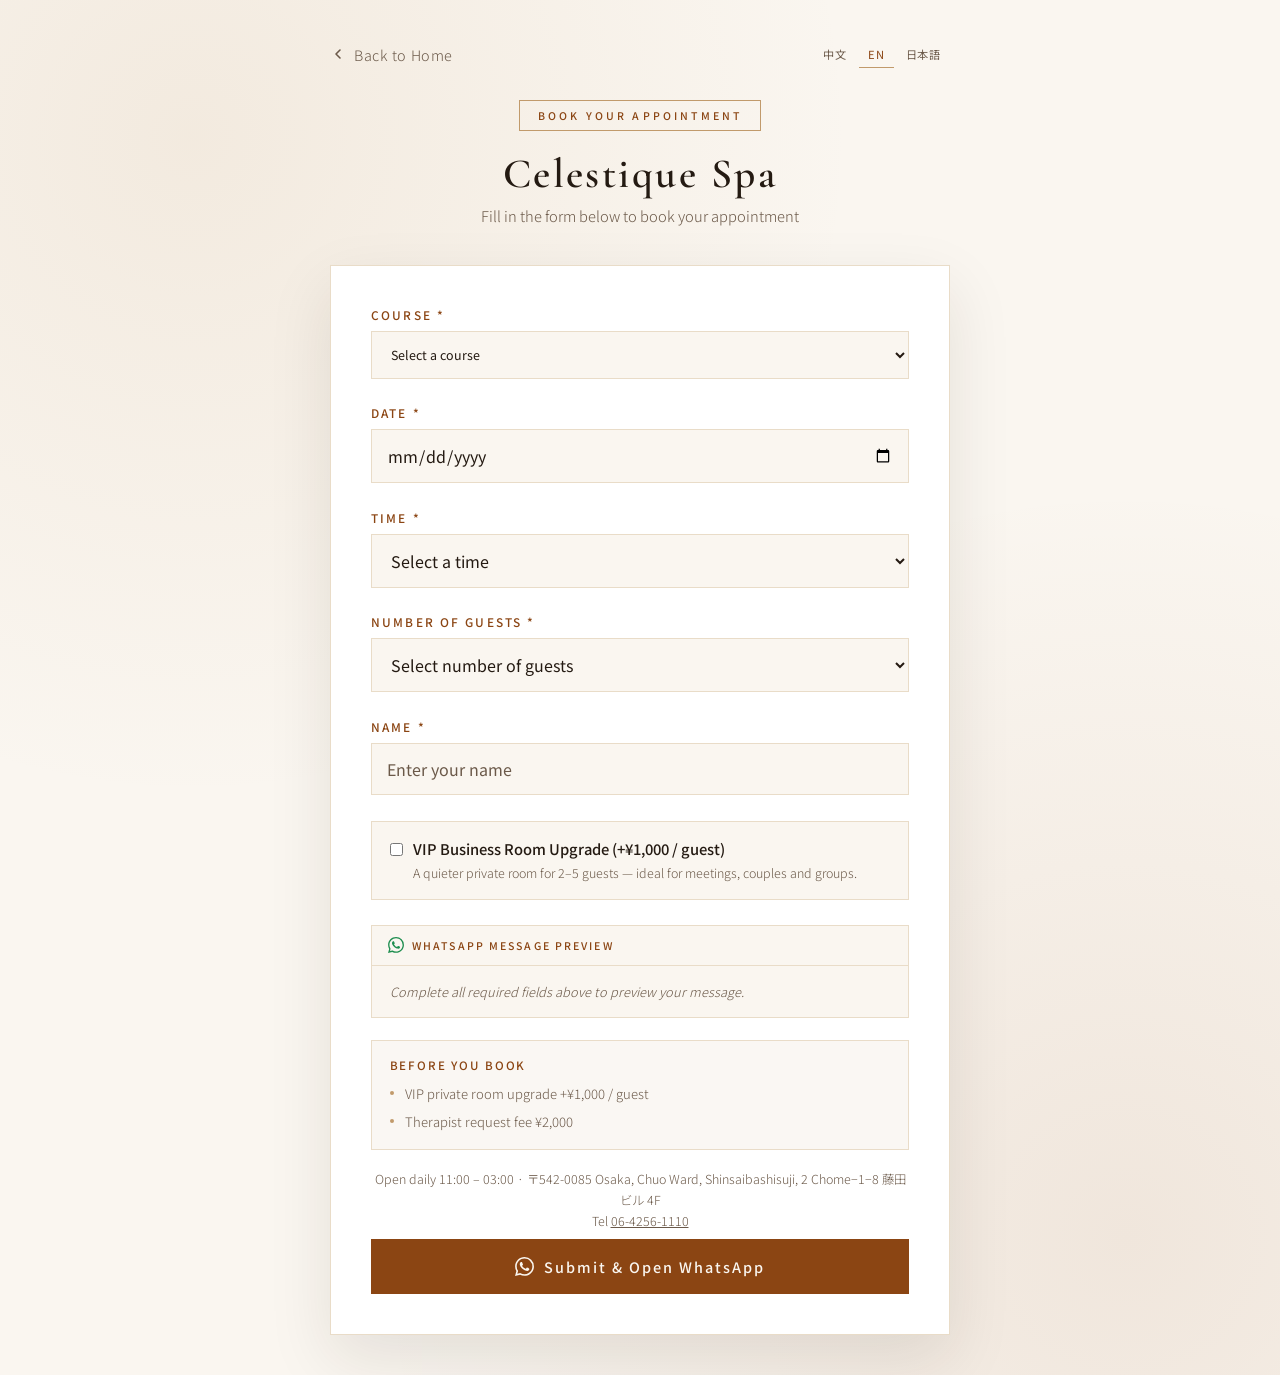
<file: booking.html>
<!DOCTYPE html>
<html lang="en">
<head>
  <meta charset="UTF-8">
  <meta name="viewport" content="width=device-width, initial-scale=1.0">
  <meta name="description" content="Book your appointment at Celestique Spa — authentic Vietnamese spa in Osaka">
  <title>Book Appointment — Celestique Spa</title>
  <link rel="preconnect" href="https://fonts.googleapis.com">
  <link rel="preconnect" href="https://fonts.gstatic.com" crossorigin>
  <link href="https://fonts.googleapis.com/css2?family=Cormorant+Garamond:wght@400;500;600&family=Noto+Sans+JP:wght@300;400;500&family=Noto+Sans+SC:wght@300;400;500&display=swap" rel="stylesheet">
  <style>
    * { margin: 0; padding: 0; box-sizing: border-box; }

    :root {
      --ink: #241a12;
      --ink-soft: #6b5949;
      --brand: #8B4513;
      --brand-deep: #6d3410;
      --gold: #c19a6b;
      --gold-pale: #e9dcc8;
      --cream: #faf6f0;
      --white: #ffffff;
      --font-display: "Cormorant Garamond", serif;
      --font-body: "Noto Sans JP", "Noto Sans SC", sans-serif;
    }

    html[lang="zh-CN"] { --font-body: "Noto Sans SC", "Noto Sans JP", sans-serif; }
    html[lang="ja"]    { --font-body: "Noto Sans JP", "Noto Sans SC", sans-serif; }

    body {
      font-family: var(--font-body);
      font-weight: 300;
      background:
        radial-gradient(circle at 15% 10%, rgba(193, 154, 107, 0.13), transparent 40%),
        radial-gradient(circle at 88% 90%, rgba(139, 69, 19, 0.09), transparent 45%),
        var(--cream);
      color: var(--ink);
      min-height: 100vh;
      padding: 40px 20px;
      -webkit-font-smoothing: antialiased;
    }

    .booking-container {
      max-width: 620px;
      margin: 0 auto;
      animation: fadeInUp 0.8s ease-out;
    }

    @keyframes fadeInUp {
      from { opacity: 0; transform: translateY(20px); }
      to   { opacity: 1; transform: translateY(0); }
    }

    .booking-top {
      display: flex;
      align-items: center;
      justify-content: space-between;
      gap: 1rem;
      margin-bottom: 2rem;
    }

    .back-link {
      display: inline-flex;
      align-items: center;
      gap: 8px;
      color: var(--ink-soft);
      text-decoration: none;
      font-size: 0.9rem;
      letter-spacing: 0.04em;
      transition: color 0.3s;
    }

    .back-link:hover { color: var(--brand); }

    .lang-switch { display: flex; align-items: center; gap: 0.2rem; flex-shrink: 0; }

    .lang-switch button {
      font-size: 0.7rem;
      letter-spacing: 0.08em;
      color: var(--ink-soft);
      padding: 0.35rem 0.55rem;
      border: none;
      background: transparent;
      cursor: pointer;
      font-family: inherit;
      transition: color 0.3s;
    }

    .lang-switch button:hover { color: var(--brand); }
    .lang-switch button.active { color: var(--brand); border-bottom: 1px solid var(--gold); }

    .booking-header {
      text-align: center;
      margin-bottom: 2.4rem;
    }

    .brand-badge {
      display: inline-block;
      border: 1px solid var(--gold);
      padding: 7px 18px;
      margin-bottom: 1.1rem;
      font-size: 0.66rem;
      color: var(--brand);
      font-weight: 500;
      letter-spacing: 0.3em;
      text-transform: uppercase;
    }

    .booking-title {
      font-family: var(--font-display);
      font-size: clamp(2rem, 5vw, 2.6rem);
      font-weight: 600;
      letter-spacing: 0.06em;
      margin-bottom: 0.4rem;
    }

    .booking-subtitle {
      font-size: 0.92rem;
      color: var(--ink-soft);
    }

    .booking-card {
      background: var(--white);
      border: 1px solid var(--gold-pale);
      padding: 2.5rem;
      box-shadow: 0 24px 60px rgba(36, 26, 18, 0.1);
    }

    .form-group { margin-bottom: 1.6rem; }

    .form-label {
      display: block;
      font-size: 0.74rem;
      font-weight: 500;
      letter-spacing: 0.18em;
      text-transform: uppercase;
      color: var(--brand);
      margin-bottom: 0.5rem;
    }

    .form-input,
    .form-select {
      width: 100%;
      padding: 13px 15px;
      border: 1px solid var(--gold-pale);
      font-size: 1rem;
      font-family: inherit;
      color: var(--ink);
      background: var(--cream);
      transition: all 0.3s;
    }
    #serviceGroup { overflow-x: hidden; }
    #service { font-size: clamp(0.65rem, 2.5vw, 0.78rem); max-width: 100%; }

    .form-input:focus,
    .form-select:focus {
      outline: none;
      border-color: var(--gold);
      box-shadow: 0 0 0 3px rgba(193, 154, 107, 0.15);
      background: var(--white);
    }

    .form-input::placeholder { color: var(--ink-soft); }

    .booking-notice {
      margin: 1.4rem 0 1.1rem;
      padding: 1rem 1.1rem 1.05rem;
      border: 1px solid var(--gold-pale);
      background: rgba(193, 154, 107, 0.08);
    }
    .booking-notice-title {
      font-size: 0.72rem;
      font-weight: 500;
      letter-spacing: 0.16em;
      text-transform: uppercase;
      color: var(--brand);
      margin-bottom: 0.7rem;
    }
    .booking-notice-list {
      list-style: none;
      margin: 0;
      padding: 0;
      display: grid;
      gap: 0.45rem;
    }
    .booking-notice-list li {
      position: relative;
      padding-left: 0.95rem;
      font-size: 0.82rem;
      color: var(--ink-soft);
      line-height: 1.55;
    }
    .booking-notice-list li::before {
      content: "";
      position: absolute;
      left: 0;
      top: 0.55em;
      width: 4px;
      height: 4px;
      border-radius: 50%;
      background: var(--gold);
    }
    .form-hint {
      font-size: 0.78rem;
      color: var(--ink-soft);
      margin-top: 0.45rem;
    }

    .form-error {
      color: #C0392B;
      font-size: 0.82rem;
      margin-top: 0.45rem;
      display: none;
    }

    .form-group.error .form-error { display: block; }
    .form-group.error .form-input,
    .form-group.error .form-select { border-color: #C0392B; }

    .vip-upgrade {
      display: flex;
      align-items: flex-start;
      gap: 10px;
      background: var(--cream);
      border: 1px solid var(--gold-pale);
      padding: 1rem 1.1rem;
      cursor: pointer;
      transition: border-color 0.3s;
    }

    .vip-upgrade:hover { border-color: var(--gold); }

    .vip-upgrade input { margin-top: 5px; accent-color: #8B4513; }

    .vip-upgrade strong {
      display: block;
      font-weight: 500;
      font-size: 0.92rem;
    }

    .vip-upgrade span {
      font-size: 0.78rem;
      color: var(--ink-soft);
    }

    .message-preview {
      margin: 1.4rem 0;
      border: 1px solid var(--gold-pale);
      background: var(--cream);
    }

    .message-preview-head {
      display: flex;
      align-items: center;
      gap: 8px;
      padding: 0.7rem 1rem;
      border-bottom: 1px solid var(--gold-pale);
      font-size: 0.66rem;
      letter-spacing: 0.2em;
      text-transform: uppercase;
      color: var(--brand);
      font-weight: 500;
    }

    .message-preview-head svg { width: 16px; height: 16px; fill: #1E8E4F; flex-shrink: 0; }

    .message-preview-body {
      display: none;
      margin: 0;
      padding: 1rem 1.1rem;
      font-family: inherit;
      font-size: 0.86rem;
      line-height: 1.65;
      color: var(--ink);
      white-space: pre-wrap;
      word-break: break-word;
    }

    .message-preview-hint {
      padding: 1rem 1.1rem;
      font-size: 0.8rem;
      color: var(--ink-soft);
      font-style: italic;
    }

    .message-preview.ready .message-preview-body { display: block; }
    .message-preview.ready .message-preview-hint { display: none; }

    .submit-button {
      width: 100%;
      padding: 16px;
      background: var(--brand);
      color: var(--cream);
      border: 1px solid var(--brand);
      font-size: 0.9rem;
      font-weight: 500;
      letter-spacing: 0.14em;
      font-family: inherit;
      cursor: pointer;
      transition: all 0.3s;
      margin-top: 0.4rem;
      display: flex;
      align-items: center;
      justify-content: center;
      gap: 10px;
    }

    .submit-button:hover {
      background: var(--brand-deep);
      border-color: var(--brand-deep);
      transform: translateY(-2px);
      box-shadow: 0 12px 28px rgba(109, 52, 16, 0.3);
    }

    .submit-button:active { transform: translateY(0); }
    .submit-button:disabled { opacity: 0.6; cursor: not-allowed; transform: none; }

    .payment-note {
      font-size: 0.78rem;
      color: var(--ink-soft);
      text-align: center;
      margin: 1.2rem 0 0;
      line-height: 1.7;
    }

    .whatsapp-icon {
      width: 19px; height: 19px;
      display: inline-flex;
    }

    .whatsapp-icon svg { width: 100%; height: 100%; fill: currentColor; }

    .success-message {
      display: none;
      background: rgba(139, 69, 19, 0.08);
      border: 1px solid var(--gold);
      padding: 1rem;
      margin-bottom: 1.4rem;
      color: var(--brand-deep);
      font-size: 0.92rem;
      text-align: center;
    }

    .success-message.show {
      display: block;
      animation: fadeInUp 0.5s ease-out;
    }

    .additional-services {
      display: none;
      margin-top: 1.4rem;
      padding-top: 1.4rem;
      border-top: 1px dashed var(--gold-pale);
    }

    .additional-services.show { display: block; }

    .additional-services h4 {
      font-size: 0.85rem;
      font-weight: 500;
      color: var(--brand);
      margin-bottom: 1rem;
    }

    .guest-service-row {
      background: var(--cream);
      padding: 1rem;
      margin-bottom: 0.7rem;
    }

    .guest-label {
      font-size: 0.8rem;
      color: var(--ink-soft);
      margin-bottom: 0.45rem;
      font-weight: 500;
    }

    .guest-service-row .form-select { background: var(--white); }

    .same-package-label {
      display: flex;
      align-items: center;
      gap: 8px;
      cursor: pointer;
      font-weight: 400;
      font-size: 0.88rem;
    }

    .same-package-label input { accent-color: #8B4513; }

    @media (max-width: 768px) {
      body { padding: 24px 15px; }
      .booking-card { padding: 2rem 1.4rem; }
      .booking-top { flex-wrap: wrap; }
    }
  </style>
</head>
<body>
  <div class="booking-container">
    <div class="booking-top">
      <a href="landing.html" class="back-link" id="backLink">
        <svg width="16" height="16" viewBox="0 0 16 16" fill="none"><path d="M10 12L6 8L10 4" stroke="currentColor" stroke-width="1.6" stroke-linecap="round" stroke-linejoin="round"/></svg>
        <span id="backLinkText">Back to Home</span>
      </a>
      <div class="lang-switch" role="group" aria-label="Language">
        <button type="button" data-lang="cn">中文</button>
        <button type="button" data-lang="en" class="active">EN</button>
        <button type="button" data-lang="jp">日本語</button>
      </div>
    </div>

    <div class="booking-header">
      <div class="brand-badge" id="brandBadge">Book Your Appointment</div>
      <h1 class="booking-title">Celestique Spa</h1>
      <p class="booking-subtitle" id="bookingSubtitle">Fill in the form below to book your appointment</p>
    </div>

    <div class="booking-card">
      <div class="success-message" id="successMessage"></div>

      <form id="bookingForm">
        <div class="form-group" id="serviceGroup">
          <label for="service" class="form-label" id="labelService">Course *</label>
          <select id="service" name="service" class="form-select" required></select>
          <div class="form-error" id="errorService">Please select a course</div>
        </div>

        <div class="form-group" id="dateGroup">
          <label for="date" class="form-label" id="labelDate">Date *</label>
          <input type="date" id="date" name="date" class="form-input" required>
          <div class="form-error" id="errorDate">Please select a date</div>
        </div>

        <div class="form-group" id="timeGroup">
          <label for="time" class="form-label" id="labelTime">Time *</label>
          <select id="time" name="time" class="form-select" required></select>
          <div class="form-hint" id="hintTime" hidden></div>
          <div class="form-error" id="errorTime">Please select a time</div>
        </div>

        <div class="form-group" id="guestsGroup">
          <label for="guests" class="form-label" id="labelGuests">Number of Guests *</label>
          <select id="guests" name="guests" class="form-select" required></select>
          <div class="form-error" id="errorGuests">Please select number of guests</div>
        </div>

        <div class="form-group" id="nameGroup">
          <label for="name" class="form-label" id="labelName">Name *</label>
          <input type="text" id="name" name="name" class="form-input" placeholder="Enter your name" required>
          <div class="form-error" id="errorName">Please enter your name</div>
        </div>

        <div class="form-group">
          <label class="vip-upgrade">
            <input type="checkbox" id="vipUpgrade" name="vipUpgrade">
            <div>
              <strong id="vipTitle">VIP Business Room Upgrade (+¥1,000 / guest)</strong>
              <span id="vipDesc">A quieter private room for 2–5 guests — ideal for meetings, couples and groups.</span>
            </div>
          </label>
        </div>

        <div class="form-group" id="samePackageGroup" style="display: none;">
          <label class="same-package-label">
            <input type="checkbox" id="samePackage" name="samePackage" checked>
            <span id="samePackageText">All guests choose the same course</span>
          </label>
        </div>

        <div class="additional-services" id="additionalServices">
          <h4 id="additionalServicesTitle">Additional Guests' Courses (if different)</h4>
          <div id="additionalServicesContainer"></div>
        </div>

        <div class="message-preview" id="messagePreview">
          <div class="message-preview-head">
            <svg viewBox="0 0 24 24"><path d="M17.472 14.382c-.297-.149-1.758-.867-2.03-.967-.273-.099-.471-.148-.67.15-.197.297-.767.966-.94 1.164-.173.199-.347.223-.644.075-.297-.15-1.255-.463-2.39-1.475-.884-.788-1.48-1.761-1.653-2.059-.173-.297-.018-.458.13-.606.134-.133.298-.347.446-.52.149-.174.198-.298.298-.497.099-.198.05-.371-.025-.52-.075-.149-.669-1.612-.916-2.207-.242-.579-.487-.5-.669-.51-.173-.008-.371-.01-.57-.01-.198 0-.52.074-.792.372-.272.297-1.04 1.016-1.04 2.479 0 1.462 1.065 2.875 1.213 3.074.149.198 2.096 3.2 5.077 4.487.709.306 1.262.489 1.694.625.712.227 1.36.195 1.871.118.571-.085 1.758-.719 2.006-1.413.248-.694.248-1.289.173-1.413-.074-.124-.272-.198-.57-.347m-5.421 7.403h-.004a9.87 9.87 0 01-5.031-1.378l-.361-.214-3.741.982.998-3.648-.235-.374a9.86 9.86 0 01-1.51-5.26c.001-5.45 4.436-9.884 9.888-9.884 2.64 0 5.122 1.03 6.988 2.898a9.825 9.825 0 012.893 6.994c-.003 5.45-4.437 9.884-9.885 9.884m8.413-18.297A11.815 11.815 0 0012.05 0C5.495 0 .16 5.335.157 11.892c0 2.096.547 4.142 1.588 5.945L.057 24l6.305-1.654a11.882 11.882 0 005.683 1.448h.005c6.554 0 11.89-5.335 11.893-11.893a11.821 11.821 0 00-3.48-8.413Z"/></svg>
            <span id="previewTitle">WhatsApp Message Preview</span>
          </div>
          <pre class="message-preview-body" id="previewBody"></pre>
          <p class="message-preview-hint" id="previewHint">Complete all required fields above to preview your message.</p>
        </div>

        <aside class="booking-notice" aria-labelledby="noticeTitle">
          <h3 class="booking-notice-title" id="noticeTitle">Before you book</h3>
          <ul class="booking-notice-list" id="noticeList">
            <li>VIP private room upgrade +¥1,000 / guest</li>
            <li>Therapist request fee ¥2,000</li>
          </ul>
        </aside>

        <p class="payment-note" id="paymentNote">Open daily 11:00 – 03:00 · 〒542-0085 Osaka, Chuo Ward, Shinsaibashisuji, 2 Chome−1−8 藤田ビル 4F<br>Tel <a href="tel:+81642561110" style="color:inherit">06-4256-1110</a></p>

        <button type="submit" class="submit-button" id="submitButton">
          <span class="whatsapp-icon">
            <svg viewBox="0 0 24 24"><path d="M17.472 14.382c-.297-.149-1.758-.867-2.03-.967-.273-.099-.471-.148-.67.15-.197.297-.767.966-.94 1.164-.173.199-.347.223-.644.075-.297-.15-1.255-.463-2.39-1.475-.884-.788-1.48-1.761-1.653-2.059-.173-.297-.018-.458.13-.606.134-.133.298-.347.446-.52.149-.174.198-.298.298-.497.099-.198.05-.371-.025-.52-.075-.149-.669-1.612-.916-2.207-.242-.579-.487-.5-.669-.51-.173-.008-.371-.01-.57-.01-.198 0-.52.074-.792.372-.272.297-1.04 1.016-1.04 2.479 0 1.462 1.065 2.875 1.213 3.074.149.198 2.096 3.2 5.077 4.487.709.306 1.262.489 1.694.625.712.227 1.36.195 1.871.118.571-.085 1.758-.719 2.006-1.413.248-.694.248-1.289.173-1.413-.074-.124-.272-.198-.57-.347m-5.421 7.403h-.004a9.87 9.87 0 01-5.031-1.378l-.361-.214-3.741.982.998-3.648-.235-.374a9.86 9.86 0 01-1.51-5.26c.001-5.45 4.436-9.884 9.888-9.884 2.64 0 5.122 1.03 6.988 2.898a9.825 9.825 0 012.893 6.994c-.003 5.45-4.437 9.884-9.885 9.884m8.413-18.297A11.815 11.815 0 0012.05 0C5.495 0 .16 5.335.157 11.892c0 2.096.547 4.142 1.588 5.945L.057 24l6.305-1.654a11.882 11.882 0 005.683 1.448h.005c6.554 0 11.89-5.335 11.893-11.893a11.821 11.821 0 00-3.48-8.413Z"/></svg>
          </span>
          <span id="submitButtonText">Submit &amp; Open WhatsApp</span>
        </button>
      </form>
    </div>
  </div>

  <script>
    var WHATSAPP_NUMBER = '85290744644';
    // Backup-number switch: read whatsapp-config.json; fall back to the number above.
    fetch('whatsapp-config.json', { cache: 'no-store' })
      .then(function (r) { return r.json(); })
      .then(function (c) { var num = c && c[c.use]; if (num && /^\d{8,15}$/.test(num)) WHATSAPP_NUMBER = num; })
      .catch(function () {});

    var VIP_UPGRADE_PER_GUEST = 1000;
    var currentLang = 'en';

    var serviceInfo = {
      'Dry Head Course 90 min': 13500,
      'Dry Head Course 120 min': 18000,
      'Dry Head Course 150 min': 22500,
      'Wet Head Course 90 min': 18000,
      'Wet Head Course 120 min': 23000,
      'Wet Head Course 150 min': 27000,
      'Dry Head Massage 40 min': 6800,
      'Dry Head Massage 70 min': 11900,
      'Wet Head Spa 40 min': 9000,
      'Wet Head Spa 70 min': 15750,
      'Ear Cleaning 60 min': 8000,
      'Facial Treatment 60 min': 11000,
      'Full Body Massage 70 min': 9800,
      'Full Body Oil Massage 70 min': 12800,
      'Foot Massage 70 min': 12800
    };

    // groups of {value(EN canonical), name per lang, dur, price}
    var serviceGroups = [
      { label: { en: 'Dry Head Premium Course', jp: 'ドライヘッドコース', cn: '干式头疗套餐' }, items: [
        { value: 'Dry Head Course 90 min',  dur: 90,  price: 13500, en: 'Dry Head Course', jp: 'ドライヘッドコース', cn: '干式头疗套餐' },
        { value: 'Dry Head Course 120 min', dur: 120, price: 18000, en: 'Dry Head Course', jp: 'ドライヘッドコース', cn: '干式头疗套餐' },
        { value: 'Dry Head Course 150 min', dur: 150, price: 22500, en: 'Dry Head Course', jp: 'ドライヘッドコース', cn: '干式头疗套餐' }
      ]},
      { label: { en: 'Wet Head Premium Course', jp: 'ウェットヘッドコース', cn: '湿式头疗套餐' }, items: [
        { value: 'Wet Head Course 90 min',  dur: 90,  price: 18000, en: 'Wet Head Course', jp: 'ウェットヘッドコース', cn: '湿式头疗套餐' },
        { value: 'Wet Head Course 120 min', dur: 120, price: 23000, en: 'Wet Head Course', jp: 'ウェットヘッドコース', cn: '湿式头疗套餐' },
        { value: 'Wet Head Course 150 min', dur: 150, price: 27000, en: 'Wet Head Course', jp: 'ウェットヘッドコース', cn: '湿式头疗套餐' }
      ]},
      { label: { en: 'Basic Spa Course', jp: 'ベーシックスパコース', cn: '基础SPA课程' }, items: [
        { value: 'Dry Head Massage 40 min',       dur: 40,  price: 6800,  en: 'Dry Head Massage', jp: 'ドライヘッドマッサージ', cn: '干式头部按摩' },
        { value: 'Dry Head Massage 70 min',       dur: 70,  price: 11900, en: 'Dry Head Massage', jp: 'ドライヘッドマッサージ', cn: '干式头部按摩' },
        { value: 'Wet Head Spa 40 min',           dur: 40,  price: 9000,  en: 'Wet Head Spa',     jp: 'ウェットヘッドスパ',     cn: '湿式头疗SPA' },
        { value: 'Wet Head Spa 70 min',           dur: 70,  price: 15750, en: 'Wet Head Spa',     jp: 'ウェットヘッドスパ',     cn: '湿式头疗SPA' },
        { value: 'Ear Cleaning 60 min',           dur: 60,  price: 8000,  en: 'Ear Cleaning',     jp: '耳かき',                 cn: '采耳' },
        { value: 'Facial Treatment 60 min',       dur: 60,  price: 11000, en: 'Facial',           jp: 'フェイシャル',           cn: '面部护理' },
        { value: 'Full Body Massage 70 min',      dur: 70,  price: 9800,  en: 'Full Body Massage',jp: '全身マッサージ',         cn: '全身按摩' },
        { value: 'Full Body Oil Massage 70 min',  dur: 70,  price: 12800, en: 'Full Body Oil',    jp: '全身オイル',             cn: '全身精油按摩' },
        { value: 'Foot Massage 70 min',           dur: 70,  price: 12800, en: 'Foot Massage',     jp: 'フットマッサージ',       cn: '足部按摩' }
      ]}
    ];

    var i18n = {
      en: { htmlLang:'en', title:'Book Appointment — Celestique Spa', backLink:'Back to Home', brandBadge:'Book Your Appointment',
        bookingSubtitle:'Fill in the form below to book your appointment',
        successMessage:'Your booking information has been prepared. You will be redirected to WhatsApp shortly...',
        labelService:'Course *', labelDate:'Date *', labelTime:'Time *', labelGuests:'Number of Guests *', labelName:'Name *',
        selectCourse:'Select a course', selectTime:'Select a time', selectGuests:'Select number of guests', namePlaceholder:'Enter your name',
        hintTime:'',
        noticeTitle:'Before you book',
        noticeItems:['VIP private room upgrade +¥1,000 / guest','Therapist request fee ¥2,000'],
        errorService:'Please select a course', errorDate:'Please select a date', errorTime:'Please select a time',
        errorTimeRange:'Please choose a time within business hours (11:00 – 02:00).',
        errorGuests:'Please select number of guests', errorName:'Please enter your name',
        vipTitle:'VIP Business Room Upgrade (+¥1,000 / guest)',
        vipDesc:'A quieter private room for 2–5 guests — ideal for meetings, couples and groups.',
        samePackageText:'All guests choose the same course', additionalServicesTitle:"Additional Guests' Courses (if different)",
        submitButton:'Submit & Open WhatsApp', redirecting:'Redirecting...',
        previewTitle:'WhatsApp Message Preview', previewHint:'Complete all required fields above to preview your message.',
        paymentNote:'Open daily 11:00 – 03:00 · 〒542-0085 Osaka, Chuo Ward, Shinsaibashisuji, 2 Chome−1−8 藤田ビル 4F<br>Tel <a href="tel:+81642561110" style="color:inherit">06-4256-1110</a>',
        guestUnit: function(n){ return n + (n>1?' Guests':' Guest'); },
        waIntro:'Hello, I would like to make a reservation at Celestique Spa Shinsaibashi (心斎橋店).\n\n',
        waName:'Name', waDate:'Date', waTime:'Time', waGuests:'Number of Guests', waMainGuest:'Main Guest',
        waSameCourse:'All guests choose the same course', waGuest:'Guest', waVip:'VIP Business Room Upgrade', waTotal:'Total',
        dateLocale:'en-US' },
      jp: { htmlLang:'ja', title:'ご予約 — Celestique Spa', backLink:'ホームに戻る', brandBadge:'ご予約',
        bookingSubtitle:'以下のフォームにご記入のうえ、ご予約ください',
        successMessage:'予約内容を作成しました。まもなく WhatsApp へ移動します…',
        labelService:'コース *', labelDate:'日付 *', labelTime:'時間 *', labelGuests:'人数 *', labelName:'お名前 *',
        selectCourse:'コースを選択', selectTime:'時間を選択', selectGuests:'人数を選択', namePlaceholder:'お名前を入力',
        hintTime:'',
        noticeTitle:'ご予約前のご案内',
        noticeItems:['VIP個室アップグレード +¥1,000 / 名','指名料 ¥2,000'],
        errorService:'コースを選択してください', errorDate:'日付を選択してください', errorTime:'時間を選択してください',
        errorTimeRange:'営業時間内（11:00〜翌2:00）の時間を選択してください。',
        errorGuests:'人数を選択してください', errorName:'お名前を入力してください',
        vipTitle:'VIPビジネスルーム アップグレード（+¥1,000 / 名）',
        vipDesc:'より静かで落ち着いた完全個室。商談はもちろん、カップル・グループのご利用にも最適です。',
        samePackageText:'全員同じコースを選択', additionalServicesTitle:'追加ゲストのコース（異なる場合）',
        submitButton:'送信して WhatsApp を開く', redirecting:'移動中…',
        previewTitle:'WhatsApp メッセージプレビュー', previewHint:'送信内容を確認するため、上記の必須項目をすべてご記入ください。',
        paymentNote:'毎日 11:00〜翌3:00 · 〒542-0085 大阪府大阪市中央区心斎橋筋２丁目１−８ 藤田ビル 4階<br>Tel <a href="tel:+81642561110" style="color:inherit">06-4256-1110</a>',
        guestUnit: function(n){ return n + '名'; },
        waIntro:'こんにちは、Celestique Spa 心斎橋店のご予約を希望します。\n\n',
        waName:'お名前', waDate:'日付', waTime:'時間', waGuests:'人数', waMainGuest:'代表者',
        waSameCourse:'全員同じコース', waGuest:'ゲスト', waVip:'VIPビジネスルーム アップグレード', waTotal:'合計',
        dateLocale:'ja-JP' },
      cn: { htmlLang:'zh-CN', title:'预约 — Celestique Spa', backLink:'返回首页', brandBadge:'在线预约',
        bookingSubtitle:'请填写以下信息完成预约',
        successMessage:'预约信息已生成，即将跳转至 WhatsApp…',
        labelService:'项目 *', labelDate:'日期 *', labelTime:'时间 *', labelGuests:'人数 *', labelName:'姓名 *',
        selectCourse:'请选择项目', selectTime:'请选择时间', selectGuests:'请选择人数', namePlaceholder:'请输入您的姓名',
        hintTime:'',
        noticeTitle:'预约前提示',
        noticeItems:['VIP包间升级 +¥1,000 / 人','指名费 ¥2,000'],
        errorService:'请选择项目', errorDate:'请选择日期', errorTime:'请选择时间',
        errorTimeRange:'请选择营业时间内（11:00〜次日2:00）的时间。',
        errorGuests:'请选择人数', errorName:'请输入姓名',
        vipTitle:'VIP商务包间升级（+¥1,000 / 人）',
        vipDesc:'更安静的私密包间，可供2～5位客人使用，商务洽谈、情侣、朋友聚会皆宜。',
        samePackageText:'所有客人都选择相同项目', additionalServicesTitle:'其他客人的项目（如不同）',
        submitButton:'提交并打开 WhatsApp', redirecting:'跳转中…',
        previewTitle:'WhatsApp 消息预览', previewHint:'请先填写上方所有必填项，即可预览消息内容。',
        paymentNote:'每天 11:00〜次日3:00 · 〒542-0085 大阪府大阪市中央区心斋桥筋2丁目1−8 藤田ビル 4楼<br>Tel <a href="tel:+81642561110" style="color:inherit">06-4256-1110</a>',
        guestUnit: function(n){ return n + ' 人'; },
        waIntro:'您好，我想预约 Celestique Spa 心斋桥店。\n\n',
        waName:'姓名', waDate:'日期', waTime:'时间', waGuests:'人数', waMainGuest:'主预约人',
        waSameCourse:'所有客人都选择相同项目', waGuest:'客人', waVip:'VIP商务包间升级', waTotal:'合计',
        dateLocale:'zh-CN' }
    };

    function t(k){ return i18n[currentLang][k]; }
    function durLabel(dur){ return dur + (currentLang==='en' ? ' min' : (currentLang==='cn' ? ' 分钟' : '分')); }

    function buildServiceOptionsHTML(selectedValue){
      var html = '<option value="">' + t('selectCourse') + '</option>';
      serviceGroups.forEach(function(g){
        html += '<optgroup label="' + g.label[currentLang] + '">';
        g.items.forEach(function(it){
          var sel = it.value === selectedValue ? ' selected' : '';
          html += '<option value="' + it.value + '"' + sel + '>' + it[currentLang] + ' ' + durLabel(it.dur) + ' — ¥' + it.price.toLocaleString() + '</option>';
        });
        html += '</optgroup>';
      });
      return html;
    }

    function buildGuestsOptionsHTML(selectedValue){
      var html = '<option value="">' + t('selectGuests') + '</option>';
      for (var i=1;i<=10;i++){
        var sel = String(i)===selectedValue ? ' selected' : '';
        html += '<option value="'+i+'"'+sel+'>'+t('guestUnit')(i)+'</option>';
      }
      return html;
    }

    function pad2(n){ return n<10 ? '0'+n : ''+n; }
    // 5-minute time slots within business hours 11:00 – 02:00 (last booking 02:00)
    function buildTimeOptions(selectedValue){
      var html = '<option value="">' + t('selectTime') + '</option>';
      var slots = [];
      var h, m;
      for (h=11; h<=23; h++) for (m=0;m<60;m+=5) slots.push([h,m]);
      for (h=0; h<=1; h++)  for (m=0;m<60;m+=5) slots.push([h,m]);
      slots.push([2,0]);
      slots.forEach(function(s){ var v = pad2(s[0])+':'+pad2(s[1]); html += '<option value="'+v+'"'+(v===selectedValue?' selected':'')+'>'+v+'</option>'; });
      return html;
    }

    function getInitialLang(){
      var p = new URLSearchParams(window.location.search); var lang = p.get('lang');
      if (lang==='cn'||lang==='jp'||lang==='en') return lang;
      var ref = document.referrer;
      if (ref.indexOf('/cn/')!==-1) return 'cn';
      if (ref.indexOf('/jp/')!==-1) return 'jp';
      if (ref.indexOf('/en/')!==-1) return 'en';
      return 'en';
    }

    function applyLang(lang){
      currentLang = lang; var o = i18n[lang];
      var sv = document.getElementById('service').value;
      var gv = document.getElementById('guests').value;
      var tv = document.getElementById('time').value;
      document.documentElement.lang = o.htmlLang;
      document.title = o.title;
      document.getElementById('backLinkText').textContent = o.backLink;
      document.getElementById('brandBadge').textContent = o.brandBadge;
      document.getElementById('bookingSubtitle').textContent = o.bookingSubtitle;
      document.getElementById('successMessage').textContent = o.successMessage;
      document.getElementById('labelService').textContent = o.labelService;
      document.getElementById('labelDate').textContent = o.labelDate;
      document.getElementById('labelTime').textContent = o.labelTime;
      document.getElementById('labelGuests').textContent = o.labelGuests;
      document.getElementById('labelName').textContent = o.labelName;
      document.getElementById('hintTime').textContent = o.hintTime;
      document.getElementById('noticeTitle').textContent = o.noticeTitle;
      document.getElementById('noticeList').innerHTML = o.noticeItems.map(function(item){
        return '<li>' + item + '</li>';
      }).join('');
      document.getElementById('errorService').textContent = o.errorService;
      document.getElementById('errorDate').textContent = o.errorDate;
      document.getElementById('errorTime').textContent = o.errorTime;
      document.getElementById('errorGuests').textContent = o.errorGuests;
      document.getElementById('errorName').textContent = o.errorName;
      document.getElementById('name').placeholder = o.namePlaceholder;
      document.getElementById('vipTitle').textContent = o.vipTitle;
      document.getElementById('vipDesc').textContent = o.vipDesc;
      document.getElementById('samePackageText').textContent = o.samePackageText;
      document.getElementById('additionalServicesTitle').textContent = o.additionalServicesTitle;
      document.getElementById('submitButtonText').textContent = o.submitButton;
      document.getElementById('previewTitle').textContent = o.previewTitle;
      document.getElementById('previewHint').textContent = o.previewHint;
      document.getElementById('paymentNote').innerHTML = o.paymentNote;
      document.getElementById('service').innerHTML = buildServiceOptionsHTML(sv);
      document.getElementById('guests').innerHTML = buildGuestsOptionsHTML(gv);
      document.getElementById('time').innerHTML = buildTimeOptions(tv);
      document.querySelectorAll('.lang-switch button').forEach(function(b){ b.classList.toggle('active', b.getAttribute('data-lang')===lang); });
      var url = new URL(window.location.href); url.searchParams.set('lang', lang); history.replaceState(null,'',url);
      updateAdditionalServices();
      updateMessagePreview();
    }

    var dateInput = document.getElementById('date');
    dateInput.setAttribute('min', new Date().toISOString().split('T')[0]);

    applyLang(getInitialLang());

    document.querySelectorAll('.lang-switch button').forEach(function(btn){
      btn.addEventListener('click', function(){ applyLang(this.getAttribute('data-lang')); });
    });

    // pre-select service from ?service=
    (function(){
      var svc = new URLSearchParams(window.location.search).get('service');
      if (svc){ var sel=document.getElementById('service'); for(var i=0;i<sel.options.length;i++){ if(sel.options[i].value===svc){ sel.options[i].selected=true; break; } } }
      updateMessagePreview();
    })();

    document.getElementById('guests').addEventListener('change', updateAdditionalServices);
    document.getElementById('samePackage').addEventListener('change', updateAdditionalServices);

    function updateAdditionalServices(){
      var guests = document.getElementById('guests').value;
      var add = document.getElementById('additionalServices');
      var cont = document.getElementById('additionalServicesContainer');
      var spg = document.getElementById('samePackageGroup');
      var spc = document.getElementById('samePackage');
      if (!guests || guests==='1'){ add.classList.remove('show'); cont.innerHTML=''; spg.style.display='none'; updateMessagePreview(); return; }
      spg.style.display='block';
      if (spc.checked){ add.classList.remove('show'); cont.innerHTML=''; updateMessagePreview(); return; }
      var n = parseInt(guests)-1, html='';
      for (var i=1;i<=n;i++){
        html += '<div class="guest-service-row"><div class="guest-label">'+t('waGuest')+' '+(i+1)+'</div>' +
                '<select name="guest'+i+'Service" class="form-select">'+buildServiceOptionsHTML('')+'</select></div>';
      }
      cont.innerHTML = html; add.classList.add('show'); updateMessagePreview();
    }

    function servicePrice(s){ return serviceInfo[s] || 0; }

    function isTimeInHours(ts){
      if (!ts) return false;
      var p = ts.split(':'); var h = parseInt(p[0],10), m = parseInt(p[1],10);
      return h>=11 || h<2 || (h===2 && m===0);
    }

    function validateForm(){
      var ok = true;
      document.querySelectorAll('.form-group').forEach(function(g){ g.classList.remove('error'); });
      if (!document.getElementById('name').value.trim()){ document.getElementById('nameGroup').classList.add('error'); ok=false; }
      if (!document.getElementById('date').value){ document.getElementById('dateGroup').classList.add('error'); ok=false; }
      var timeVal = document.getElementById('time').value;
      if (!timeVal){ document.getElementById('errorTime').textContent = t('errorTime'); document.getElementById('timeGroup').classList.add('error'); ok=false; }
      else if (!isTimeInHours(timeVal)){ document.getElementById('errorTime').textContent = t('errorTimeRange'); document.getElementById('timeGroup').classList.add('error'); ok=false; }
      if (!document.getElementById('guests').value){ document.getElementById('guestsGroup').classList.add('error'); ok=false; }
      if (!document.getElementById('service').value){ document.getElementById('serviceGroup').classList.add('error'); ok=false; }
      return ok;
    }

    function formatDate(ds){ var d=new Date(ds+'T00:00:00'); return d.toLocaleDateString(t('dateLocale'),{year:'numeric',month:'long',day:'numeric'}); }

    function isFormComplete(){
      return document.getElementById('name').value.trim() && document.getElementById('date').value &&
             document.getElementById('time').value && document.getElementById('guests').value && document.getElementById('service').value;
    }

    function buildWhatsAppMessage(fd){
      var name=fd.get('name'), date=formatDate(fd.get('date')), time=fd.get('time');
      var guests=fd.get('guests'), gc=parseInt(guests), main=fd.get('service');
      var vip = fd.get('vipUpgrade')==='on';
      var m = t('waIntro');
      m += t('waName')+': '+name+'\n';
      m += t('waDate')+': '+date+'\n';
      m += t('waTime')+': '+time+'\n';
      m += t('waGuests')+': '+guests+'\n';
      m += t('waMainGuest')+': '+main+' (¥'+servicePrice(main).toLocaleString()+')\n';
      var same = fd.get('samePackage')==='on';
      var total = servicePrice(main);
      if (gc>1 && same){ m += t('waSameCourse')+'\n'; total = servicePrice(main)*gc; }
      else { for (var i=1;i<gc;i++){ var gs=fd.get('guest'+i+'Service'); if(gs&&gs.trim()){ m += t('waGuest')+' '+(i+1)+': '+gs+' (¥'+servicePrice(gs).toLocaleString()+')\n'; total += servicePrice(gs); } } }
      if (vip){ var vt = VIP_UPGRADE_PER_GUEST*gc; m += t('waVip')+': +¥'+VIP_UPGRADE_PER_GUEST.toLocaleString()+' x '+gc+' = ¥'+vt.toLocaleString()+'\n'; total += vt; }
      if (total>0){ m += '\n'+t('waTotal')+': ¥'+total.toLocaleString(); }
      return m;
    }

    function updateMessagePreview(){
      var ps=document.getElementById('messagePreview'), pb=document.getElementById('previewBody');
      if (!isFormComplete()){ ps.classList.remove('ready'); pb.textContent=''; return; }
      pb.textContent = buildWhatsAppMessage(new FormData(document.getElementById('bookingForm')));
      ps.classList.add('ready');
    }

    document.getElementById('bookingForm').addEventListener('submit', function(e){
      e.preventDefault();
      if (!validateForm()) return;
      var msg = encodeURIComponent(buildWhatsAppMessage(new FormData(this)));
      var url = 'https://api.whatsapp.com/send/?phone=' + WHATSAPP_NUMBER + '&text=' + msg + '&type=phone_number&app_absent=0';
      document.getElementById('successMessage').classList.add('show');
      document.getElementById('submitButton').disabled = true;
      document.getElementById('submitButtonText').textContent = t('redirecting');
      setTimeout(function(){ window.open(url,'_blank'); }, 500);
    });

    document.getElementById('bookingForm').addEventListener('input', updateMessagePreview);
    document.getElementById('bookingForm').addEventListener('change', updateMessagePreview);

    document.querySelectorAll('.form-input, .form-select').forEach(function(input){
      input.addEventListener('blur', function(){
        var g=this.closest('.form-group'); if(!g) return;
        if (this.hasAttribute('required') && !this.value.trim()) g.classList.add('error'); else g.classList.remove('error');
      });
      input.addEventListener('input', function(){
        var g=this.closest('.form-group'); if(g && g.classList.contains('error') && this.value.trim()) g.classList.remove('error');
      });
    });
  </script>
</body>
</html>
</file>
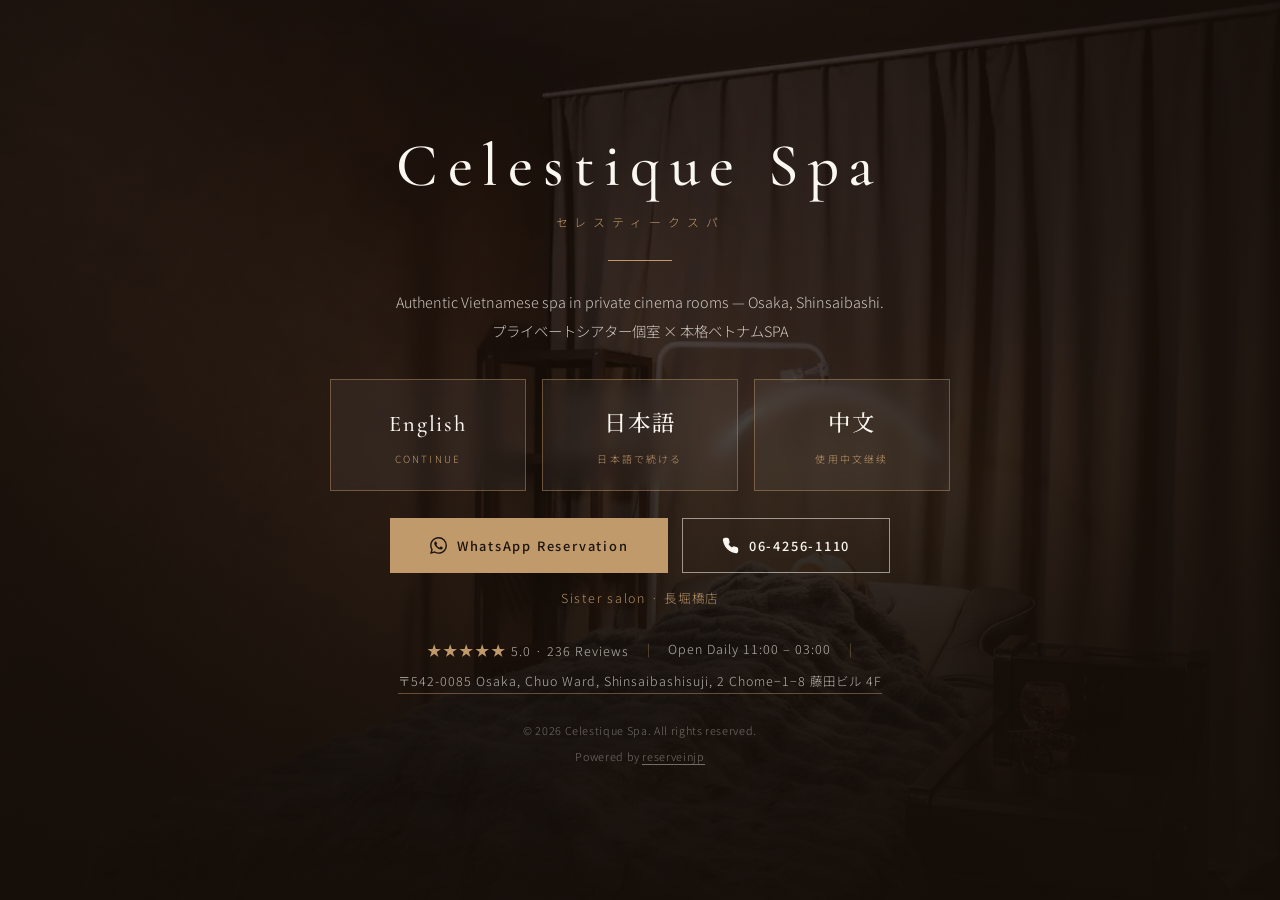
<file: landing.html>
<!DOCTYPE html>
<html lang="en">
<head>
  <meta charset="UTF-8">
  <meta name="viewport" content="width=device-width, initial-scale=1.0">
  <meta name="description" content="Celestique Spa — Authentic Vietnamese spa in Osaka. Royal head spa &amp; massage in private cinema rooms. Open daily 11:00–03:00.">
  <title>Celestique Spa | セレスティークスパ — Vietnamese Spa in Osaka</title>
  <link rel="preconnect" href="https://fonts.googleapis.com">
  <link rel="preconnect" href="https://fonts.gstatic.com" crossorigin>
  <link href="https://fonts.googleapis.com/css2?family=Cormorant+Garamond:wght@400;500;600&family=Noto+Serif+JP:wght@400;500;600&family=Noto+Serif+SC:wght@400;500;600&family=Noto+Sans+JP:wght@300;400;500&family=Noto+Sans+SC:wght@300;400;500&display=swap" rel="stylesheet">
  <link rel="stylesheet" href="styles.css">
</head>
<body>
  <main class="landing">
    <div class="landing-bg"></div>
    <div class="landing-inner">
      <div class="landing-brand">
        <h1 class="brand-en">Celestique Spa</h1>
        <span class="brand-ja">セレスティークスパ</span>
      </div>

      <div class="landing-rule"></div>

      <p class="brand-tagline">Authentic Vietnamese spa in private cinema rooms — Osaka, Shinsaibashi.<br>プライベートシアター個室 × 本格ベトナムSPA</p>

      <div class="landing-langs">
        <a href="en/index.html" class="landing-lang" aria-label="Choose English">
          <span class="lang-name">English</span>
          <span class="lang-desc">Continue</span>
        </a>
        <a href="jp/index.html" class="landing-lang" aria-label="日本語を選択">
          <span class="lang-name">日本語</span>
          <span class="lang-desc">日本語で続ける</span>
        </a>
        <a href="cn/index.html" class="landing-lang" aria-label="选择中文">
          <span class="lang-name">中文</span>
          <span class="lang-desc">使用中文继续</span>
        </a>
      </div>

      <div class="landing-actions">
      <div class="landing-ctas">
        <a href="booking.html" class="btn btn-gold">
          <svg viewBox="0 0 24 24" xmlns="http://www.w3.org/2000/svg"><path d="M17.472 14.382c-.297-.149-1.758-.867-2.03-.967-.273-.099-.471-.148-.67.15-.197.297-.767.966-.94 1.164-.173.199-.347.223-.644.075-.297-.15-1.255-.463-2.39-1.475-.884-.788-1.48-1.761-1.653-2.059-.173-.297-.018-.458.13-.606.134-.133.298-.347.446-.52.149-.174.198-.298.298-.497.099-.198.05-.371-.025-.52-.075-.149-.669-1.612-.916-2.207-.242-.579-.487-.5-.669-.51-.173-.008-.371-.01-.57-.01-.198 0-.52.074-.792.372-.272.297-1.04 1.016-1.04 2.479 0 1.462 1.065 2.875 1.213 3.074.149.198 2.096 3.2 5.077 4.487.709.306 1.262.489 1.694.625.712.227 1.36.195 1.871.118.571-.085 1.758-.719 2.006-1.413.248-.694.248-1.289.173-1.413-.074-.124-.272-.198-.57-.347m-5.421 7.403h-.004a9.87 9.87 0 01-5.031-1.378l-.361-.214-3.741.982.998-3.648-.235-.374a9.86 9.86 0 01-1.51-5.26c.001-5.45 4.436-9.884 9.888-9.884 2.64 0 5.122 1.03 6.988 2.898a9.825 9.825 0 012.893 6.994c-.003 5.45-4.437 9.884-9.885 9.884m8.413-18.297A11.815 11.815 0 0012.05 0C5.495 0 .16 5.335.157 11.892c0 2.096.547 4.142 1.588 5.945L.057 24l6.305-1.654a11.882 11.882 0 005.683 1.448h.005c6.554 0 11.89-5.335 11.893-11.893a11.821 11.821 0 00-3.48-8.413Z"/></svg>
          WhatsApp Reservation
        </a>
        <a href="tel:+81642561110" class="btn btn-ghost">
          <svg viewBox="0 0 24 24" fill="none" stroke="currentColor" stroke-width="1.8" xmlns="http://www.w3.org/2000/svg"><path d="M22 16.92v3a2 2 0 01-2.18 2 19.79 19.79 0 01-8.63-3.07 19.5 19.5 0 01-6-6 19.79 19.79 0 01-3.07-8.67A2 2 0 014.11 2h3a2 2 0 012 1.72c.127.96.361 1.903.7 2.81a2 2 0 01-.45 2.11L8.09 9.91a16 16 0 006 6l1.27-1.27a2 2 0 012.11-.45c.907.339 1.85.573 2.81.7A2 2 0 0122 16.92z"/></svg>
          06-4256-1110
        </a>
      </div>
      <a class="landing-sister" href="https://arfunpizza.com/fi/shops/celestiquespa/landing.html" target="_blank" rel="noopener">Sister salon · 長堀橋店</a>
      </div>

      <div class="landing-meta">
        <span><span class="stars">★★★★★</span> 5.0 · 236 Reviews</span>
        <span class="dot">|</span>
        <span>Open Daily 11:00 – 03:00</span>
        <span class="dot">|</span>
        <a href="https://maps.app.goo.gl/aXwWCqiYofArRiDN9?g_st=ic" target="_blank" rel="noopener">〒542-0085 Osaka, Chuo Ward, Shinsaibashisuji, 2 Chome−1−8 藤田ビル 4F</a>
      </div>

      <div class="landing-foot">
        <p>&copy; 2026 Celestique Spa. All rights reserved.</p>
        <p>Powered by <a href="https://reserveinjp.com/" target="_blank" rel="noopener">reserveinjp</a></p>
      </div>
    </div>
  </main>
</body>
</html>
</file>
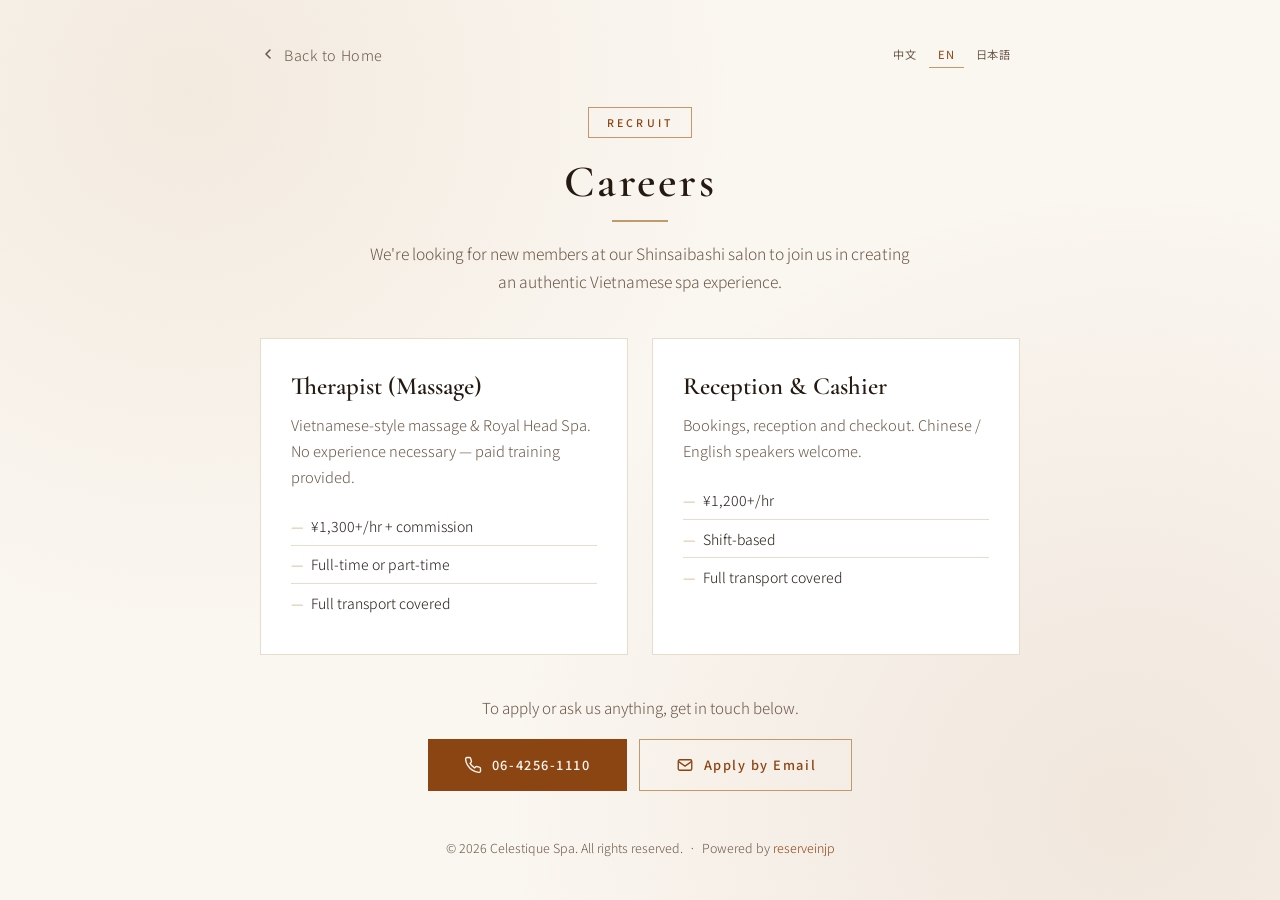
<file: recruit.html>
<!DOCTYPE html>
<html lang="en">
<head>
  <meta charset="UTF-8">
  <meta name="viewport" content="width=device-width, initial-scale=1.0">
  <meta name="description" content="Careers at Celestique Spa — authentic Vietnamese spa in Osaka. Now hiring therapists and reception staff.">
  <title>Careers — Celestique Spa</title>
  <link rel="preconnect" href="https://fonts.googleapis.com">
  <link rel="preconnect" href="https://fonts.gstatic.com" crossorigin>
  <link href="https://fonts.googleapis.com/css2?family=Cormorant+Garamond:wght@400;500;600&family=Noto+Serif+JP:wght@500;600&family=Noto+Serif+SC:wght@500;600&family=Noto+Sans+JP:wght@300;400;500&family=Noto+Sans+SC:wght@300;400;500&display=swap" rel="stylesheet">
  <style>
    * { margin:0; padding:0; box-sizing:border-box; }
    :root {
      --ink:#241a12; --ink-soft:#6b5949; --brand:#8B4513; --brand-deep:#6d3410;
      --gold:#c19a6b; --gold-pale:#e9dcc8; --cream:#faf6f0; --white:#fff;
      --font-display:"Cormorant Garamond","Noto Serif JP","Noto Serif SC",serif;
      --font-body:"Noto Sans JP","Noto Sans SC",sans-serif;
    }
    html[lang="zh-CN"] { --font-body:"Noto Sans SC","Noto Sans JP",sans-serif; --font-display:"Cormorant Garamond","Noto Serif SC",serif; }
    html[lang="ja"]    { --font-body:"Noto Sans JP","Noto Sans SC",sans-serif; }
    body {
      font-family:var(--font-body); font-weight:300; color:var(--ink); min-height:100vh; padding:40px 20px;
      background:radial-gradient(circle at 15% 10%, rgba(193,154,107,.13), transparent 40%),
                 radial-gradient(circle at 88% 90%, rgba(139,69,19,.09), transparent 45%), var(--cream);
      -webkit-font-smoothing:antialiased;
    }
    .wrap { max-width:760px; margin:0 auto; animation:fade .8s ease-out; }
    @keyframes fade { from{opacity:0;transform:translateY(20px);} to{opacity:1;transform:translateY(0);} }
    .top { display:flex; align-items:center; justify-content:space-between; gap:1rem; margin-bottom:2.4rem; }
    .back { display:inline-flex; align-items:center; gap:8px; color:var(--ink-soft); text-decoration:none; font-size:.9rem; letter-spacing:.04em; transition:color .3s; }
    .back:hover { color:var(--brand); }
    .langs { display:flex; gap:.2rem; flex-shrink:0; }
    .langs button { font-size:.7rem; letter-spacing:.08em; color:var(--ink-soft); padding:.35rem .55rem; border:none; background:transparent; cursor:pointer; font-family:inherit; transition:color .3s; }
    .langs button:hover { color:var(--brand); }
    .langs button.active { color:var(--brand); border-bottom:1px solid var(--gold); }
    .head { text-align:center; margin-bottom:2.6rem; }
    .badge { display:inline-block; border:1px solid var(--gold); padding:7px 18px; margin-bottom:1.1rem; font-size:.66rem; color:var(--brand); font-weight:500; letter-spacing:.3em; text-transform:uppercase; }
    .head h1 { font-family:var(--font-display); font-size:clamp(2rem,5vw,2.8rem); font-weight:600; letter-spacing:.05em; margin-bottom:.7rem; }
    .rule { width:56px; height:2px; background:var(--gold); margin:0 auto 1.1rem; }
    .head p { font-size:.98rem; color:var(--ink-soft); line-height:1.8; max-width:560px; margin:0 auto; }
    .grid { display:grid; grid-template-columns:1fr 1fr; gap:1.5rem; margin-bottom:2.6rem; }
    .card { background:var(--white); border:1px solid var(--gold-pale); padding:2rem 1.9rem; }
    .card h3 { font-family:var(--font-display); font-size:1.55rem; font-weight:600; color:var(--ink); margin-bottom:.7rem; }
    .card > p { color:var(--ink-soft); font-size:.92rem; line-height:1.75; margin-bottom:1.1rem; }
    .card ul { list-style:none; }
    .card li { font-size:.88rem; color:var(--ink); padding:.55rem 0; border-top:1px solid var(--gold-pale); }
    .card li:first-child { border-top:none; }
    .card li::before { content:"—"; color:var(--gold); margin-right:.5rem; }
    .contact { text-align:center; }
    .contact > p { color:var(--ink-soft); font-size:.95rem; margin-bottom:1.3rem; }
    .cta { display:flex; flex-wrap:wrap; justify-content:center; gap:.8rem; }
    .btn { display:inline-flex; align-items:center; justify-content:center; gap:10px; padding:.95rem 2.2rem; font-family:var(--font-body); font-size:.8rem; font-weight:500; letter-spacing:.12em; text-decoration:none; border:1px solid transparent; cursor:pointer; transition:all .3s; }
    .btn svg { width:18px; height:18px; }
    .btn-dark { background:var(--brand); color:var(--cream); border-color:var(--brand); }
    .btn-dark:hover { background:var(--brand-deep); border-color:var(--brand-deep); transform:translateY(-2px); }
    .btn-gold { background:transparent; color:var(--brand); border-color:var(--gold); }
    .btn-gold:hover { background:var(--gold); color:var(--white); transform:translateY(-2px); }
    .foot { text-align:center; margin-top:3rem; font-size:.78rem; color:var(--ink-soft); }
    .foot a { color:var(--brand); text-decoration:none; }
    @media (max-width:640px){ body{padding:24px 15px;} .grid{grid-template-columns:1fr;} .top{flex-wrap:wrap;} .cta{flex-direction:column;align-items:stretch;width:min(320px,100%);margin:0 auto;} .btn{width:100%;} }
  </style>
</head>
<body>
  <div class="wrap">
    <div class="top">
      <a href="landing.html" class="back" id="backLink">
        <svg width="16" height="16" viewBox="0 0 16 16" fill="none"><path d="M10 12L6 8L10 4" stroke="currentColor" stroke-width="1.6" stroke-linecap="round" stroke-linejoin="round"/></svg>
        <span id="backText">Back to Home</span>
      </a>
      <div class="langs" role="group" aria-label="Language">
        <button type="button" data-lang="cn">中文</button>
        <button type="button" data-lang="en" class="active">EN</button>
        <button type="button" data-lang="jp">日本語</button>
      </div>
    </div>

    <div class="head">
      <div class="badge" id="badge">Recruit</div>
      <h1 id="title">Careers</h1>
      <div class="rule"></div>
      <p id="lead"></p>
    </div>

    <div class="grid">
      <article class="card">
        <h3 id="j1t"></h3>
        <p id="j1d"></p>
        <ul id="j1p"></ul>
      </article>
      <article class="card">
        <h3 id="j2t"></h3>
        <p id="j2d"></p>
        <ul id="j2p"></ul>
      </article>
    </div>

    <div class="contact">
      <p id="cta"></p>
      <div class="cta">
        <a href="tel:+81642561110" class="btn btn-dark">
          <svg viewBox="0 0 24 24" fill="none" stroke="currentColor" stroke-width="1.8" xmlns="http://www.w3.org/2000/svg"><path d="M22 16.92v3a2 2 0 01-2.18 2 19.79 19.79 0 01-8.63-3.07 19.5 19.5 0 01-6-6 19.79 19.79 0 01-3.07-8.67A2 2 0 014.11 2h3a2 2 0 012 1.72c.127.96.361 1.903.7 2.81a2 2 0 01-.45 2.11L8.09 9.91a16 16 0 006 6l1.27-1.27a2 2 0 012.11-.45c.907.339 1.85.573 2.81.7A2 2 0 0122 16.92z"/></svg>
          06-4256-1110
        </a>
        <a href="mailto:celestiquespa@gmail.com?subject=Recruit" class="btn btn-gold">
          <svg viewBox="0 0 24 24" fill="none" stroke="currentColor" stroke-width="1.8" xmlns="http://www.w3.org/2000/svg"><rect x="3" y="5" width="18" height="14" rx="2"/><path d="M3.5 7.5l8.5 6 8.5-6"/></svg>
          <span id="emailBtn">Apply by Email</span>
        </a>
      </div>
    </div>

    <div class="foot" id="foot"></div>
  </div>

  <script>
    var i18n = {
      en: { htmlLang:'en', title:'Careers — Celestique Spa', back:'Back to Home', badge:'Recruit', h:'Careers',
        lead:"We're looking for new members at our Shinsaibashi salon to join us in creating an authentic Vietnamese spa experience.",
        j1t:'Therapist (Massage)', j1d:'Vietnamese-style massage & Royal Head Spa. No experience necessary — paid training provided.', j1p:['¥1,300+/hr + commission','Full-time or part-time','Full transport covered'],
        j2t:'Reception & Cashier', j2d:'Bookings, reception and checkout. Chinese / English speakers welcome.', j2p:['¥1,200+/hr','Shift-based','Full transport covered'],
        cta:'To apply or ask us anything, get in touch below.', email:'Apply by Email',
        foot:'&copy; 2026 Celestique Spa. All rights reserved. &nbsp;·&nbsp; Powered by <a href="https://reserveinjp.com/" target="_blank" rel="noopener">reserveinjp</a>' },
      jp: { htmlLang:'ja', title:'採用情報 — Celestique Spa', back:'ホームに戻る', badge:'採用', h:'採用情報',
        lead:'心斎橋2号店では、一緒に働く仲間を募集しています。本格ベトナム式SPAを、私たちと一緒に。',
        j1t:'セラピスト（マッサージ）', j1d:'ベトナム式マッサージ・帝王ヘッドスパの施術。未経験可、研修あり。', j1p:['時給 ¥1,300〜＋歩合','正社員・アルバイト可','交通費全額支給'],
        j2t:'受付・レジスタッフ', j2d:'ご予約対応・受付・会計。中国語／英語が話せる方歓迎。', j2p:['時給 ¥1,200〜','シフト制','交通費全額支給'],
        cta:'ご応募・お問い合わせはお気軽にご連絡ください。', email:'メールで応募',
        foot:'&copy; 2026 Celestique Spa. All rights reserved. &nbsp;·&nbsp; Powered by <a href="https://reserveinjp.com/" target="_blank" rel="noopener">reserveinjp</a>' },
      cn: { htmlLang:'zh-CN', title:'招聘信息 — Celestique Spa', back:'返回首页', badge:'诚聘', h:'招聘信息',
        lead:'心斋桥2号店诚邀伙伴加入，一起打造正宗越南式SPA体验。',
        j1t:'按摩技师（セラピスト）', j1d:'越南式按摩・帝王头部SPA施术。经验不限，提供带薪培训。', j1p:['时薪 ¥1,300〜 + 提成','正职・兼职均可','交通费全额支给'],
        j2t:'前台・收银', j2d:'预约接待、前台与收银。会中文 / 英文者优先。', j2p:['时薪 ¥1,200〜','轮班制','交通费全额支给'],
        cta:'欢迎应聘或咨询，请通过以下方式联系我们。', email:'邮件应聘',
        foot:'&copy; 2026 Celestique Spa. 版权所有。 &nbsp;·&nbsp; Powered by <a href="https://reserveinjp.com/" target="_blank" rel="noopener">reserveinjp</a>' },
    };
    function getLang(){
      var p=new URLSearchParams(location.search).get('lang');
      if(p==='cn'||p==='jp'||p==='en') return p;
      var r=document.referrer;
      if(r.indexOf('/cn/')!==-1) return 'cn';
      if(r.indexOf('/jp/')!==-1) return 'jp';
      if(r.indexOf('/en/')!==-1) return 'en';
      return 'en';
    }
    function apply(lang){
      var o=i18n[lang];
      document.documentElement.lang=o.htmlLang; document.title=o.title;
      document.getElementById('backText').textContent=o.back;
      document.getElementById('badge').textContent=o.badge;
      document.getElementById('title').textContent=o.h;
      document.getElementById('lead').textContent=o.lead;
      document.getElementById('j1t').textContent=o.j1t;
      document.getElementById('j1d').textContent=o.j1d;
      document.getElementById('j2t').textContent=o.j2t;
      document.getElementById('j2d').textContent=o.j2d;
      document.getElementById('j1p').innerHTML=o.j1p.map(function(x){return '<li>'+x+'</li>';}).join('');
      document.getElementById('j2p').innerHTML=o.j2p.map(function(x){return '<li>'+x+'</li>';}).join('');
      document.getElementById('cta').textContent=o.cta;
      document.getElementById('emailBtn').textContent=o.email;
      document.getElementById('foot').innerHTML=o.foot;
      document.querySelectorAll('.langs button').forEach(function(b){ b.classList.toggle('active', b.getAttribute('data-lang')===lang); });
      var u=new URL(location.href); u.searchParams.set('lang',lang); history.replaceState(null,'',u);
    }
    apply(getLang());
    document.querySelectorAll('.langs button').forEach(function(b){ b.addEventListener('click', function(){ apply(this.getAttribute('data-lang')); }); });
  </script>
</body>
</html>
</file>
<file: styles.css>
/* ============================================================
   Celestique Spa — premium Vietnamese spa, Osaka
   Palette: espresso / saddle brown / champagne gold / warm cream
   ============================================================ */

* {
  margin: 0;
  padding: 0;
  box-sizing: border-box;
}

:root {
  --ink: #241a12;
  --ink-soft: #6b5949;
  --brand: #8B4513;
  --brand-deep: #6d3410;
  --gold: #c19a6b;
  --gold-deep: #a97f4f;
  --gold-pale: #e9dcc8;
  --cream: #faf6f0;
  --cream-deep: #f1e8dc;
  --dark: #1d140d;
  --dark-2: #2b1e14;
  --white: #ffffff;
  --whatsapp: #1E8E4F;
  --font-display: "Cormorant Garamond", "Noto Serif JP", "Noto Serif SC", serif;
  --font-body: "Noto Sans JP", "Noto Sans SC", sans-serif;
  --header-h: 76px;
  --space-sm: 0.75rem;
  --space-md: 1.25rem;
  --space-lg: 2rem;
  --space-xl: 4rem;
  --space-2xl: 6.5rem;
  --transition: 0.35s ease;
}

:lang(zh-CN) {
  --font-display: "Cormorant Garamond", "Noto Serif SC", "Noto Serif JP", serif;
  --font-body: "Noto Sans SC", "Noto Sans JP", sans-serif;
}

html {
  scroll-behavior: smooth;
  scroll-padding-top: var(--header-h);
}

body {
  font-family: var(--font-body);
  font-weight: 300;
  font-size: 16px;
  line-height: 1.8;
  color: var(--ink);
  background: var(--cream);
  -webkit-font-smoothing: antialiased;
}

img {
  max-width: 100%;
  display: block;
}

a {
  text-decoration: none;
  color: inherit;
}

ul {
  list-style: none;
}

.container {
  width: min(1140px, 100% - 48px);
  margin-inline: auto;
}

.section {
  padding: var(--space-2xl) 0;
}

/* ---- Typography helpers ---- */

.eyebrow {
  font-family: var(--font-body);
  font-size: 0.72rem;
  font-weight: 500;
  letter-spacing: 0.32em;
  text-transform: uppercase;
  color: var(--gold-deep);
  margin-bottom: 1rem;
}

.section-title {
  font-family: var(--font-display);
  font-size: clamp(1.9rem, 3.6vw, 2.9rem);
  font-weight: 500;
  line-height: 1.3;
  letter-spacing: 0.03em;
  text-wrap: balance;
  margin-bottom: 1rem;
}

.section-lead {
  max-width: 640px;
  color: var(--ink-soft);
  font-size: 0.95rem;
  text-wrap: balance;
}

.section-head {
  margin-bottom: var(--space-xl);
}

.section-head.center {
  text-align: center;
}

.section-head.center .section-lead {
  margin-inline: auto;
}

.gold-rule {
  width: 56px;
  height: 1px;
  background: var(--gold);
  margin: 1.4rem 0;
}

.center .gold-rule {
  margin-inline: auto;
}

/* ---- Buttons ---- */

.btn {
  display: inline-flex;
  align-items: center;
  justify-content: center;
  gap: 10px;
  padding: 0.95rem 2.4rem;
  font-family: var(--font-body);
  font-size: 0.8rem;
  font-weight: 500;
  letter-spacing: 0.14em;
  border: 1px solid transparent;
  cursor: pointer;
  transition: all var(--transition);
}

.btn svg {
  width: 17px;
  height: 17px;
  fill: currentColor;
  flex-shrink: 0;
}

.btn-gold {
  background: var(--gold);
  border-color: var(--gold);
  color: var(--dark);
}

.btn-gold:hover {
  background: var(--gold-deep);
  border-color: var(--gold-deep);
  color: var(--white);
  transform: translateY(-2px);
  box-shadow: 0 10px 26px rgba(139, 69, 19, 0.28);
}

.btn-ghost {
  background: transparent;
  border-color: rgba(250, 246, 240, 0.55);
  color: var(--cream);
}

.btn-ghost:hover {
  background: var(--cream);
  border-color: var(--cream);
  color: var(--ink);
  transform: translateY(-2px);
}

.btn-dark {
  background: var(--brand);
  border-color: var(--brand);
  color: var(--cream);
}

.btn-dark:hover {
  background: var(--brand-deep);
  border-color: var(--brand-deep);
  transform: translateY(-2px);
  box-shadow: 0 10px 26px rgba(109, 52, 16, 0.3);
}

/* ---- Header ---- */

.header {
  position: fixed;
  inset: 0 0 auto;
  z-index: 100;
  transition: background var(--transition), box-shadow var(--transition);
}

.header .nav {
  height: var(--header-h);
  display: flex;
  align-items: center;
  justify-content: space-between;
  gap: var(--space-lg);
}

.logo {
  display: flex;
  flex-direction: column;
  line-height: 1.15;
}

.logo-en {
  font-family: var(--font-display);
  font-size: 1.45rem;
  font-weight: 600;
  letter-spacing: 0.12em;
  color: var(--cream);
  transition: color var(--transition);
}

.logo-ja {
  font-size: 0.6rem;
  letter-spacing: 0.42em;
  color: var(--gold);
  text-transform: uppercase;
}

.nav-menu {
  display: flex;
  align-items: center;
  gap: var(--space-lg);
}

.nav-links {
  display: flex;
  gap: 1.6rem;
}

.nav-links a {
  font-size: 0.82rem;
  font-weight: 400;
  letter-spacing: 0.08em;
  color: rgba(250, 246, 240, 0.88);
  padding: 6px 0;
  border-bottom: 1px solid transparent;
  transition: color var(--transition), border-color var(--transition);
}

.nav-links a:hover {
  color: var(--gold);
  border-color: var(--gold);
}

.lang-switch {
  display: flex;
  gap: 2px;
  border: 1px solid rgba(250, 246, 240, 0.35);
  transition: border-color var(--transition);
}

.lang-switch a {
  padding: 5px 11px;
  font-size: 0.72rem;
  letter-spacing: 0.06em;
  color: rgba(250, 246, 240, 0.8);
  transition: all var(--transition);
}

.lang-switch a.active,
.lang-switch a:hover {
  background: var(--gold);
  color: var(--dark);
}

.header.scrolled {
  background: rgba(29, 20, 13, 0.92);
  backdrop-filter: blur(14px);
  box-shadow: 0 6px 24px rgba(0, 0, 0, 0.25);
}

.nav-toggle {
  display: none;
  flex-direction: column;
  justify-content: center;
  gap: 7px;
  width: 40px;
  height: 40px;
  background: none;
  border: none;
  cursor: pointer;
}

.nav-toggle span {
  display: block;
  height: 1px;
  background: var(--cream);
  transition: transform var(--transition), opacity var(--transition);
}

.nav-toggle.active span:nth-child(1) {
  transform: translateY(4px) rotate(45deg);
}

.nav-toggle.active span:nth-child(2) {
  transform: translateY(-4px) rotate(-45deg);
}

/* ---- Hero ---- */

.hero {
  position: relative;
  min-height: 100svh;
  display: flex;
  align-items: center;
  justify-content: center;
  text-align: center;
  color: var(--cream);
  background: var(--dark);
  overflow: hidden;
}

.hero-bg {
  position: absolute;
  inset: 0;
  background-size: cover;
  background-position: center;
  animation: heroZoom 18s ease-out forwards;
}

@keyframes heroZoom {
  from { transform: scale(1.08); }
  to   { transform: scale(1); }
}

.hero::after {
  content: "";
  position: absolute;
  inset: 0;
  background:
    linear-gradient(180deg, rgba(20, 13, 8, 0.55) 0%, rgba(20, 13, 8, 0.38) 45%, rgba(20, 13, 8, 0.78) 100%);
}

.hero-content {
  position: relative;
  z-index: 2;
  padding: calc(var(--header-h) + 40px) 24px 72px;
  max-width: 860px;
}

.hero-eyebrow {
  font-size: 0.72rem;
  font-weight: 500;
  letter-spacing: 0.4em;
  text-transform: uppercase;
  color: var(--gold);
  margin-bottom: 1.6rem;
}

.hero h1 {
  font-family: var(--font-display);
  font-size: clamp(2.2rem, 5.4vw, 4rem);
  font-weight: 500;
  line-height: 1.28;
  letter-spacing: 0.04em;
  text-wrap: balance;
  margin-bottom: 1.4rem;
}

.hero-sub {
  max-width: 560px;
  margin: 0 auto 2.4rem;
  font-size: 0.95rem;
  color: rgba(250, 246, 240, 0.82);
  text-wrap: balance;
}

.hero-cta {
  display: flex;
  flex-wrap: wrap;
  justify-content: center;
  gap: 0.9rem;
  margin-bottom: 3rem;
}

.hero-stats {
  display: flex;
  justify-content: center;
  gap: clamp(1.6rem, 5vw, 4rem);
}

.hero-stat {
  display: flex;
  flex-direction: column;
  gap: 2px;
}

.hero-stat strong {
  font-family: var(--font-display);
  font-size: 1.7rem;
  font-weight: 500;
  color: var(--gold);
  letter-spacing: 0.05em;
}

.hero-stat span {
  font-size: 0.7rem;
  letter-spacing: 0.18em;
  color: rgba(250, 246, 240, 0.65);
  text-transform: uppercase;
}

.hero-scroll {
  position: absolute;
  bottom: 26px;
  left: 50%;
  transform: translateX(-50%);
  z-index: 2;
  display: flex;
  flex-direction: column;
  align-items: center;
  gap: 8px;
  font-size: 0.62rem;
  letter-spacing: 0.34em;
  text-transform: uppercase;
  color: rgba(250, 246, 240, 0.55);
}

.hero-scroll .line {
  width: 1px;
  height: 44px;
  background: linear-gradient(to bottom, var(--gold), transparent);
  animation: scrollPulse 2.2s ease-in-out infinite;
}

@keyframes scrollPulse {
  0%, 100% { opacity: 1; transform: scaleY(1); }
  50%      { opacity: 0.4; transform: scaleY(0.75); }
}

/* ---- About ---- */

.about-grid {
  display: grid;
  grid-template-columns: 1.05fr 0.95fr;
  gap: clamp(2rem, 5vw, 4.5rem);
  align-items: center;
}

.about-media {
  position: relative;
}

.about-media img {
  width: 100%;
  aspect-ratio: 4 / 3;
  object-fit: cover;
  display: block;
  -webkit-user-drag: none;
  user-select: none;
}

.about-carousel {
  position: relative;
}

.about-carousel-viewport {
  overflow: hidden;
  touch-action: pan-y;
  cursor: grab;
}

.about-carousel-viewport.is-dragging {
  cursor: grabbing;
}

.about-carousel-track {
  display: flex;
  transition: transform 0.45s ease;
  will-change: transform;
}

.about-carousel-slide {
  flex: 0 0 100%;
  min-width: 0;
}

.about-carousel-dots {
  position: absolute;
  left: 50%;
  bottom: 0.75rem;
  transform: translateX(-50%);
  display: flex;
  gap: 0.4rem;
  z-index: 1;
}

.about-carousel-dot {
  width: 8px;
  height: 8px;
  padding: 0;
  border: none;
  border-radius: 50%;
  background: rgba(250, 246, 240, 0.45);
  box-shadow: 0 0 0 1px rgba(36, 26, 18, 0.2);
  cursor: pointer;
}

.about-carousel-dot.active {
  background: var(--gold);
  transform: scale(1.15);
}

.about-media::before {
  content: "";
  position: absolute;
  inset: -16px 16px 16px -16px;
  border: 1px solid var(--gold);
  z-index: -1;
}

.about-text p {
  color: var(--ink-soft);
  font-size: 0.95rem;
  margin-bottom: var(--space-md);
}

.features {
  display: grid;
  grid-template-columns: repeat(4, 1fr);
  gap: 1px;
  background: var(--gold-pale);
  border: 1px solid var(--gold-pale);
  margin-top: var(--space-2xl);
}

.feature {
  background: var(--cream);
  padding: 2.2rem 1.6rem;
  text-align: center;
  transition: background var(--transition);
}

.feature:hover {
  background: var(--white);
}

.feature svg {
  width: 34px;
  height: 34px;
  stroke: var(--gold-deep);
  fill: none;
  stroke-width: 1.3;
  margin: 0 auto 1rem;
  display: block;
}

.feature h3 {
  font-family: var(--font-display);
  font-size: 1.15rem;
  font-weight: 600;
  letter-spacing: 0.04em;
  margin-bottom: 0.5rem;
}

.feature p {
  font-size: 0.8rem;
  color: var(--ink-soft);
  line-height: 1.7;
}

/* ---- Menu / signature ---- */

.section-alt {
  background: var(--cream-deep);
}

.signature {
  display: grid;
  grid-template-columns: 0.95fr 1.05fr;
  background: var(--white);
  box-shadow: 0 24px 60px rgba(36, 26, 18, 0.1);
  margin-bottom: var(--space-xl);
}

.signature-media {
  position: relative;
  min-height: 340px;
}

.signature-media img {
  position: absolute;
  inset: 0;
  width: 100%;
  height: 100%;
  object-fit: cover;
}

.signature-badge {
  position: absolute;
  top: 18px;
  left: 18px;
  background: var(--dark);
  color: var(--gold);
  font-size: 0.66rem;
  letter-spacing: 0.28em;
  text-transform: uppercase;
  padding: 8px 14px;
}

.signature-body {
  padding: clamp(1.8rem, 4vw, 3.2rem);
}

.signature-body h3 {
  font-family: var(--font-display);
  font-size: clamp(1.5rem, 2.6vw, 2.1rem);
  font-weight: 600;
  letter-spacing: 0.03em;
  margin-bottom: 0.75rem;
}

.signature-body > p {
  font-size: 0.88rem;
  color: var(--ink-soft);
  margin-bottom: 1.4rem;
}

.price-rows {
  border-top: 1px solid var(--gold-pale);
  margin-bottom: 1.5rem;
}

.price-row {
  display: flex;
  align-items: baseline;
  justify-content: space-between;
  gap: 1rem;
  padding: 0.85rem 0.25rem;
  border-bottom: 1px solid var(--gold-pale);
  transition: background var(--transition), padding var(--transition);
}

.price-row:hover {
  background: var(--cream);
  padding-inline: 0.7rem;
}

.price-row .duration {
  font-size: 0.92rem;
  font-weight: 400;
  letter-spacing: 0.06em;
}

.price-row .amount {
  font-family: var(--font-body);
  font-weight: 500;
  font-size: 1.05rem;
  color: var(--brand);
  white-space: nowrap;
}

.price-row .amount small {
  font-size: 0.7rem;
  color: var(--ink-soft);
  font-weight: 300;
  margin-left: 6px;
}

.includes {
  display: grid;
  grid-template-columns: 1fr 1fr;
  gap: 0.45rem 1.4rem;
  margin-bottom: 1.8rem;
}

.includes li {
  position: relative;
  padding-left: 1.1rem;
  font-size: 0.82rem;
  color: var(--ink-soft);
}


.price-block {
  border-bottom: 1px solid var(--gold-pale);
  padding: 0.7rem 0.15rem 0.85rem;
}
.price-block .price-row {
  border-bottom: none;
  padding: 0.15rem 0.25rem 0.2rem;
}
.price-desc {
  font-size: 0.75rem;
  line-height: 1.55;
  color: var(--ink-soft);
  margin: 0.35rem 0 0;
}
.menu-subhead {
  font-family: var(--font-display);
  font-size: clamp(1.25rem, 2.4vw, 1.7rem);
  font-weight: 600;
  text-align: center;
  letter-spacing: 0.04em;
  margin: 0.4rem 0 1.35rem;
}
.menu-card .price-rows {
  margin-bottom: 0;
  border-top: none;
}
.menu-extra {
  background: var(--white);
  box-shadow: 0 10px 30px rgba(36, 26, 18, 0.07);
  padding: 1.15rem 1.4rem 1.25rem;
  margin-top: 1.35rem;
}
.menu-extra .menu-subhead { margin-bottom: 0.7rem; }
.menu-extra.gift-card { display: none; }
.gift-lead {
  text-align: center;
  font-size: 0.85rem;
  color: var(--ink-soft);
  margin: 0 0 0.6rem;
}
.menu-extra-row {
  display: grid;
  grid-template-columns: minmax(0, 1fr) 7.5em minmax(0, 1fr);
  align-items: baseline;
  column-gap: 0.8rem;
  padding: 0.7rem 0.1rem;
  border-bottom: 1px solid var(--gold-pale);
  color: inherit;
  text-decoration: none;
  font-size: 0.88rem;
}
a.menu-extra-row:hover { background: var(--cream); }
.opt-name { font-size: 0.88rem; }
.opt-dur {
  font-size: 0.78rem;
  color: var(--ink-soft);
  letter-spacing: 0.04em;
  text-align: center;
  white-space: nowrap;
}
.opt-dur:empty { visibility: hidden; }
.opt-price {
  font-size: 0.92rem;
  font-weight: 500;
  color: var(--brand);
  white-space: nowrap;
  justify-self: end;
}
.sheet-note {
  margin: 1.15rem 0 0;
  padding-top: 0.85rem;
  border-top: 1px solid var(--gold-pale);
  font-size: 0.85rem;
  opacity: 0.85;
  text-align: left;
  line-height: 1.55;
  list-style: disc;
  padding-left: 1.15rem;
  color: var(--ink-soft);
}
.sheet-note li { margin: 0.15rem 0; }

.includes li::before {
  content: "";
  position: absolute;
  left: 0;
  top: 0.72em;
  width: 5px;
  height: 5px;
  background: var(--gold);
  transform: rotate(45deg);
}

/* ---- Menu cards ---- */

.menu-grid {
  display: grid;
  grid-template-columns: repeat(3, 1fr);
  gap: 1.4rem;
}

.menu-card {
  background: var(--white);
  display: flex;
  flex-direction: column;
  box-shadow: 0 10px 30px rgba(36, 26, 18, 0.07);
  transition: transform var(--transition), box-shadow var(--transition);
}

.menu-card:hover {
  transform: translateY(-6px);
  box-shadow: 0 22px 44px rgba(36, 26, 18, 0.13);
}

.menu-card-media {
  overflow: hidden;
}

.menu-card-media img {
  width: 100%;
  aspect-ratio: 16 / 11;
  object-fit: cover;
  transition: transform 0.7s ease;
}

.menu-card:hover .menu-card-media img {
  transform: scale(1.05);
}

.menu-card-body {
  padding: 1.5rem 1.4rem 1.6rem;
  display: flex;
  flex-direction: column;
  flex: 1;
}

.menu-card-body h3 {
  font-family: var(--font-display);
  font-size: 1.28rem;
  font-weight: 600;
  letter-spacing: 0.03em;
  line-height: 1.35;
}

.menu-meta {
  display: flex;
  align-items: baseline;
  justify-content: space-between;
  gap: 0.6rem;
  margin: 0.55rem 0 0.9rem;
  padding-bottom: 0.9rem;
  border-bottom: 1px solid var(--gold-pale);
}

.menu-meta .duration {
  font-size: 0.74rem;
  letter-spacing: 0.14em;
  color: var(--ink-soft);
  text-transform: uppercase;
}

.menu-meta .amount {
  font-weight: 500;
  font-size: 1.08rem;
  color: var(--brand);
}

.menu-points {
  flex: 1;
  margin-bottom: 1.2rem;
}

.menu-points li {
  position: relative;
  padding-left: 1rem;
  font-size: 0.78rem;
  color: var(--ink-soft);
  margin-bottom: 0.3rem;
}

.menu-points li::before {
  content: "";
  position: absolute;
  left: 0;
  top: 0.7em;
  width: 4px;
  height: 4px;
  background: var(--gold);
  transform: rotate(45deg);
}

.btn-book {
  display: inline-flex;
  align-items: center;
  justify-content: center;
  gap: 8px;
  width: 100%;
  padding: 0.78rem 1rem;
  background: var(--brand);
  color: var(--cream);
  font-size: 0.76rem;
  font-weight: 500;
  letter-spacing: 0.12em;
  border: 1px solid var(--brand);
  transition: all var(--transition);
}

.btn-book svg {
  width: 15px;
  height: 15px;
  fill: currentColor;
  flex-shrink: 0;
}

.btn-book:hover {
  background: var(--brand-deep);
  border-color: var(--brand-deep);
  box-shadow: 0 8px 20px rgba(109, 52, 16, 0.3);
}

/* ---- VIP ---- */

.vip {
  background: var(--dark);
  color: var(--cream);
}

.vip .section-title {
  color: var(--cream);
}

.vip .section-lead {
  color: rgba(250, 246, 240, 0.65);
}

.vip-block {
  display: grid;
  grid-template-columns: 1fr 1fr;
  gap: clamp(2rem, 5vw, 4.5rem);
  align-items: center;
}

.vip-block + .vip-block {
  margin-top: var(--space-2xl);
}

.vip-block.reverse .vip-media {
  order: 2;
}

.vip-media {
  position: relative;
}

.vip-media img {
  width: 100%;
  aspect-ratio: 4 / 3;
  object-fit: cover;
}

.vip-media::after {
  content: "";
  position: absolute;
  inset: 14px;
  border: 1px solid rgba(193, 154, 107, 0.45);
  pointer-events: none;
}

.vip-tag {
  display: inline-block;
  font-size: 0.66rem;
  letter-spacing: 0.3em;
  text-transform: uppercase;
  color: var(--gold);
  border: 1px solid rgba(193, 154, 107, 0.5);
  padding: 6px 14px;
  margin-bottom: 1.2rem;
}

.vip-body h3 {
  font-family: var(--font-display);
  font-size: clamp(1.5rem, 2.6vw, 2rem);
  font-weight: 500;
  letter-spacing: 0.04em;
  margin-bottom: 0.9rem;
  text-wrap: balance;
}

.vip-body > p {
  font-size: 0.9rem;
  color: rgba(250, 246, 240, 0.72);
  margin-bottom: 1.4rem;
}

.vip-body > p.vip-price {
  font-family: var(--font-display);
  font-size: clamp(1.7rem, 5vw, 2.15rem);
  font-weight: 500;
  color: var(--gold);
  margin-bottom: 1.2rem;
}

.vip-price small {
  font-family: var(--font-body);
  font-size: 0.55em;
  color: rgba(250, 246, 240, 0.72);
  letter-spacing: 0.08em;
  margin-left: 8px;
}

.vip-list {
  display: grid;
  grid-template-columns: 1fr 1fr;
  gap: 0.55rem 1.4rem;
  margin-bottom: 1.8rem;
}

.vip-list li {
  position: relative;
  padding-left: 1.2rem;
  font-size: 0.84rem;
  color: rgba(250, 246, 240, 0.82);
}

.vip-list li::before {
  content: "";
  position: absolute;
  left: 0;
  top: 0.72em;
  width: 5px;
  height: 5px;
  background: var(--gold);
  transform: rotate(45deg);
}

/* ---- Gallery ---- */

.gallery-grid {
  display: grid;
  grid-template-columns: repeat(3, 1fr);
  gap: 1.1rem;
}

.gallery-item {
  position: relative;
  overflow: hidden;
  aspect-ratio: 4 / 3;
}

.gallery-item img {
  width: 100%;
  height: 100%;
  object-fit: cover;
  transition: transform 0.8s ease;
}

.gallery-item:hover img {
  transform: scale(1.06);
}

.gallery-item figcaption {
  position: absolute;
  inset: auto 0 0;
  padding: 2.2rem 1.1rem 0.9rem;
  background: linear-gradient(to top, rgba(20, 13, 8, 0.72), transparent);
  color: var(--cream);
  font-size: 0.78rem;
  letter-spacing: 0.12em;
}

/* ---- Reviews ---- */

.rating-banner {
  display: flex;
  align-items: center;
  justify-content: center;
  gap: 1rem;
  margin-bottom: var(--space-xl);
  font-size: 0.85rem;
  color: var(--ink-soft);
  text-decoration: none;
}
a.rating-banner:hover span {
  color: var(--brand);
}

.rating-banner strong {
  font-family: var(--font-display);
  font-size: 2.4rem;
  font-weight: 600;
  color: var(--brand);
  line-height: 1;
}

.stars {
  color: var(--gold-deep);
  letter-spacing: 3px;
  font-size: 0.9rem;
}

.review-grid {
  display: grid;
  grid-template-columns: repeat(3, 1fr);
  gap: 1.4rem;
  align-items: start;
}

.review-card {
  background: var(--white);
  padding: 1.9rem 1.7rem;
  box-shadow: 0 10px 30px rgba(36, 26, 18, 0.07);
  display: flex;
  flex-direction: column;
  color: inherit;
  text-decoration: none;
}
.review-card:hover {
  box-shadow: 0 14px 36px rgba(36, 26, 18, 0.12);
}
.review-card-link {
  display: contents;
  color: inherit;
  text-decoration: none;
}

.review-card .stars {
  order: 0;
  margin-bottom: 0.9rem;
}

.review-card blockquote {
  order: 1;
  flex: 0 0 auto;
  min-height: 0;
  height: calc(1.85em * 6);
  font-size: 0.86rem;
  color: var(--ink-soft);
  line-height: 1.85;
  margin-bottom: 0.45rem;
  display: -webkit-box;
  -webkit-box-orient: vertical;
  -webkit-line-clamp: 6;
  line-clamp: 6;
  overflow: hidden;
}
.review-card.is-expanded blockquote {
  height: auto;
  display: block;
  -webkit-line-clamp: unset;
  line-clamp: unset;
  overflow: visible;
}
.review-more {
  order: 2;
  align-self: flex-start;
  visibility: hidden;
  min-height: 1.2em;
  margin: 0 0 1.05rem;
  padding: 0;
  border: 0;
  background: none;
  cursor: pointer;
  font-family: var(--font-body);
  font-size: 0.78rem;
  font-weight: 500;
  letter-spacing: 0.04em;
  color: var(--brand);
}
.review-card.is-collapsible .review-more,
.review-card.is-expanded .review-more {
  visibility: visible;
}

.review-who {
  order: 3;
  border-top: 1px solid var(--gold-pale);
  padding-top: 0.9rem;
  display: flex;
  justify-content: space-between;
  align-items: baseline;
  gap: 0.8rem;
}

.review-who strong {
  font-weight: 500;
  font-size: 0.88rem;
}

.review-who span {
  display: block;
  font-size: 0.72rem;
  color: var(--ink-soft);
}

.review-source {
  order: 4;
  margin-top: 0.85rem;
  font-size: 0.72rem;
  letter-spacing: 0.06em;
  color: var(--brand);
}

/* ---- Access ---- */

.access-grid {
  display: grid;
  grid-template-columns: 0.9fr 1.1fr;
  gap: clamp(2rem, 5vw, 4rem);
  align-items: stretch;
}

.access-item {
  padding: 1.1rem 0;
  border-bottom: 1px solid var(--gold-pale);
}

.access-item:first-child {
  border-top: 1px solid var(--gold-pale);
}

.access-item h4 {
  font-size: 0.68rem;
  font-weight: 500;
  letter-spacing: 0.26em;
  text-transform: uppercase;
  color: var(--gold-deep);
  margin-bottom: 0.35rem;
}

.access-item p {
  font-size: 0.92rem;
  line-height: 1.75;
}

.access-item a {
  border-bottom: 1px solid var(--gold-pale);
  transition: color var(--transition);
}

.access-item a:hover {
  color: var(--brand);
}

.access-cta {
  display: flex;
  flex-wrap: wrap;
  gap: 0.8rem;
  margin-top: 1.6rem;
}

.access-map {
  min-height: 420px;
  filter: sepia(0.18);
}

.access-map iframe {
  width: 100%;
  height: 100%;
  border: 0;
  display: block;
}

/* ---- Footer ---- */

.footer {
  background: var(--dark);
  color: rgba(250, 246, 240, 0.75);
  padding: var(--space-lg) 0;
}

.footer-grid {
  display: grid;
  grid-template-columns: 1.3fr 1fr 1fr;
  gap: clamp(2rem, 5vw, 4rem);
  padding-bottom: var(--space-xl);
}

.footer-brand .logo-en {
  color: var(--cream);
  font-size: 1.6rem;
}

.footer-brand p {
  font-size: 0.82rem;
  margin-top: 0.9rem;
  max-width: 380px;
  color: rgba(250, 246, 240, 0.6);
}

.footer h4 {
  font-size: 0.68rem;
  font-weight: 500;
  letter-spacing: 0.26em;
  text-transform: uppercase;
  color: var(--gold);
  margin-bottom: 1rem;
}

.footer li {
  font-size: 0.84rem;
  margin-bottom: 0.5rem;
  color: rgba(250, 246, 240, 0.75);
}

.footer a:hover {
  color: var(--gold);
}

.footer-bottom {
  padding: 0;
  display: flex;
  flex-wrap: wrap;
  flex-direction: column;
  align-items: center;
  text-align: center;
  gap: 0.5rem;
  font-size: 0.72rem;
  color: rgba(250, 246, 240, 0.45);
}

.footer-bottom a {
  color: rgba(250, 246, 240, 0.6);
}

.footer-bottom a:hover {
  color: var(--gold);
}

/* ---- Floating WhatsApp ---- */

.float-wa {
  position: fixed;
  right: 22px;
  bottom: 22px;
  z-index: 90;
  width: 54px;
  height: 54px;
  border-radius: 50%;
  background: var(--whatsapp);
  display: flex;
  align-items: center;
  justify-content: center;
  box-shadow: 0 10px 26px rgba(30, 142, 79, 0.4);
  transition: transform var(--transition), box-shadow var(--transition);
}

.float-wa svg {
  width: 26px;
  height: 26px;
  fill: #fff;
}

.float-wa:hover {
  transform: translateY(-4px) scale(1.05);
  box-shadow: 0 16px 34px rgba(30, 142, 79, 0.5);
}

/* ---- Reveal animation ---- */

.reveal {
  opacity: 0;
  transform: translateY(28px);
  transition: opacity 0.8s ease, transform 0.8s ease;
}

.reveal.visible {
  opacity: 1;
  transform: translateY(0);
}

/* ============================================================
   Landing page — full-screen dark cinema entrance
   ============================================================ */

.landing {
  position: relative;
  min-height: 100svh;
  display: flex;
  align-items: center;
  justify-content: center;
  padding: 56px 22px;
  background: var(--dark);
  color: var(--cream);
  text-align: center;
  overflow: hidden;
}

.landing-bg {
  position: absolute;
  inset: 0;
  background: url(assets/images/hero.webp) center/cover no-repeat;
  animation: heroZoom 18s ease-out forwards;
}

.landing::after {
  content: "";
  position: absolute;
  inset: 0;
  background:
    radial-gradient(ellipse at 50% 28%, rgba(20, 13, 8, 0.2), rgba(20, 13, 8, 0.82) 78%),
    linear-gradient(180deg, rgba(20, 13, 8, 0.5) 0%, rgba(20, 13, 8, 0.88) 100%);
}

.landing-inner {
  position: relative;
  z-index: 2;
  width: 100%;
  max-width: 760px;
  display: flex;
  flex-direction: column;
  align-items: center;
  gap: 1.7rem;
  animation: landingUp 1s ease-out;
}

@keyframes landingUp {
  from { opacity: 0; transform: translateY(26px); }
  to   { opacity: 1; transform: translateY(0); }
}

.landing-brand .brand-en {
  font-family: var(--font-display);
  font-size: clamp(2.5rem, 7vw, 3.8rem);
  font-weight: 500;
  letter-spacing: 0.16em;
  line-height: 1.1;
  color: var(--cream);
}

.landing-brand .brand-ja {
  display: block;
  margin-top: 0.7rem;
  font-size: 0.74rem;
  letter-spacing: 0.58em;
  color: var(--gold);
}

.landing-rule {
  width: 64px;
  height: 1px;
  background: var(--gold);
}

.brand-tagline {
  font-size: 0.9rem;
  line-height: 2;
  color: rgba(250, 246, 240, 0.78);
  text-wrap: balance;
}

.landing-langs {
  display: grid;
  grid-template-columns: repeat(3, 1fr);
  gap: 1rem;
  width: 100%;
  max-width: 620px;
  margin-top: 0.4rem;
}

.landing-lang {
  border: 1px solid rgba(193, 154, 107, 0.45);
  background: rgba(250, 246, 240, 0.05);
  backdrop-filter: blur(8px);
  padding: 1.5rem 0.8rem 1.35rem;
  transition: all var(--transition);
}

.landing-lang:hover {
  border-color: var(--gold);
  background: rgba(193, 154, 107, 0.16);
  transform: translateY(-4px);
  box-shadow: 0 18px 36px rgba(0, 0, 0, 0.35);
}

.landing-lang .lang-name {
  display: block;
  font-family: var(--font-display);
  font-size: 1.4rem;
  font-weight: 500;
  letter-spacing: 0.08em;
  color: var(--cream);
}

.landing-lang .lang-desc {
  display: block;
  margin-top: 0.35rem;
  font-size: 0.62rem;
  letter-spacing: 0.22em;
  text-transform: uppercase;
  color: var(--gold);
}

.landing-ctas {
  display: flex;
  flex-wrap: wrap;
  justify-content: center;
  gap: 0.9rem;
}

.landing-meta {
  display: flex;
  flex-wrap: wrap;
  justify-content: center;
  align-items: center;
  gap: 0.5rem 1.1rem;
  font-size: 0.78rem;
  letter-spacing: 0.08em;
  color: rgba(250, 246, 240, 0.7);
}

.landing-meta .stars {
  color: var(--gold);
  letter-spacing: 2px;
}

.landing-meta .dot {
  color: rgba(193, 154, 107, 0.6);
}

.landing-meta a {
  border-bottom: 1px solid rgba(193, 154, 107, 0.45);
  transition: color var(--transition);
}

.landing-meta a:hover {
  color: var(--gold);
}

.landing-foot {
  font-size: 0.68rem;
  letter-spacing: 0.06em;
  color: rgba(250, 246, 240, 0.4);
  display: flex;
  flex-direction: column;
  align-items: center;
  gap: 0.4rem;
}
.landing-foot p { margin: 0; }

.landing-foot a {
  border-bottom: 1px solid currentColor;
}

/* ============================================================
   Responsive
   ============================================================ */

@media (max-width: 960px) {
  .features {
    grid-template-columns: 1fr 1fr;
  }

  .menu-grid {
    grid-template-columns: 1fr 1fr;
  }

  .review-grid {
    grid-template-columns: 1fr;
  }

  .signature {
    grid-template-columns: 1fr;
  }

  .signature-media {
    min-height: 260px;
  }

  .vip-block {
    grid-template-columns: 1fr;
  }

  .vip-block.reverse .vip-media {
    order: 0;
  }

  .about-grid {
    grid-template-columns: 1fr;
  }

  .about-media {
    order: -1;
  }

  .access-grid {
    grid-template-columns: 1fr;
  }

  .access-map {
    min-height: 320px;
  }

  .footer-grid {
    grid-template-columns: 1fr;
    gap: 1.8rem;
  }
}

@media (max-width: 760px) {
  :root {
    --space-2xl: 4.5rem;
  }

  .nav-toggle {
    display: flex;
  }

  .nav-menu {
    position: fixed;
    top: var(--header-h);
    left: 0;
    right: 0;
    flex-direction: column;
    align-items: center;
    gap: 1.2rem;
    padding: 1.8rem 0 2.2rem;
    background: rgba(29, 20, 13, 0.97);
    backdrop-filter: blur(14px);
    transform: translateY(-130%);
    opacity: 0;
    transition: transform var(--transition), opacity var(--transition);
    pointer-events: none;
  }

  .nav-menu.open {
    transform: translateY(0);
    opacity: 1;
    pointer-events: auto;
  }

  .nav-links {
    flex-direction: column;
    align-items: center;
    gap: 1rem;
  }

  .menu-grid {
    grid-template-columns: 1fr;
  }

  .gallery-grid {
    grid-template-columns: 1fr 1fr;
  }

  .includes,
  .vip-list {
    grid-template-columns: 1fr;
  }

  .landing-langs {
    grid-template-columns: 1fr;
    max-width: 340px;
  }

  .landing-ctas {
    flex-direction: column;
    align-items: stretch;
    width: min(320px, 100%);
  }

  .hero-stats {
    flex-wrap: wrap;
    row-gap: 1rem;
  }

  .features {
    grid-template-columns: 1fr;
  }
}

@media (prefers-reduced-motion: reduce) {
  * {
    animation-duration: 0.01ms !important;
    animation-iteration-count: 1 !important;
    transition-duration: 0.01ms !important;
  }

  .reveal {
    opacity: 1;
    transform: none;
  }
}

/* mobile CTA alignment (patch): equal-width stacked buttons */
@media (max-width: 760px) {
  .hero-cta { flex-direction: column; align-items: stretch; width: min(320px, 100%); margin-left: auto; margin-right: auto; }
  .access-cta { flex-direction: column; align-items: stretch; }
  .hero-cta .btn, .access-cta .btn { width: 100%; }
}


/* recruitment highlight (patch) */
.rec-star { color:#d4a24c; margin-right:.15rem; }
.rec-title { font-weight:700; }

.landing-actions {
  display: flex;
  flex-direction: column;
  align-items: center;
  gap: 0.85rem;
  width: 100%;
}

.landing-sister {
  font-size: 0.78rem;
  letter-spacing: 0.14em;
  color: var(--gold);
  text-decoration: none;
  opacity: 0.92;
}

.landing-sister:hover {
  color: var(--gold-pale);
  text-decoration: underline;
}

/* sister-store note (patch) */
.brand-sister { margin-top:0.9rem; font-size:0.82rem; letter-spacing:0.12em; color:var(--gold); }


/* ---- Sister salon section (patch) ---- */
.store-badge { display:inline-block; font-family:var(--font-body); font-size:0.56rem; font-weight:600; letter-spacing:0.14em; color:var(--dark); background:var(--gold); padding:2px 7px; border-radius:2px; vertical-align:middle; margin-left:9px; transform:translateY(-2px); }
.sister-card { display:grid; grid-template-columns:0.9fr 1.1fr; background:var(--white); box-shadow:0 24px 60px rgba(36,26,18,0.1); overflow:hidden; }
.sister-media { position:relative; min-height:320px; }
.sister-media img { position:absolute; inset:0; width:100%; height:100%; object-fit:cover; }
.sister-body { padding:clamp(1.8rem,4vw,3.2rem); }
.sister-intro { font-size:0.9rem; color:var(--ink-soft); margin-bottom:1.5rem; }
.sister-info { margin-bottom:1.9rem; }
.sister-info li { display:flex; gap:1rem; padding:0.72rem 0; border-bottom:1px solid var(--gold-pale); font-size:0.88rem; }
.sister-info li:first-child { border-top:1px solid var(--gold-pale); }
.sister-info .k { flex-shrink:0; width:5.5rem; color:var(--gold-deep); font-size:0.68rem; letter-spacing:0.14em; text-transform:uppercase; padding-top:0.2rem; }
.sister-info .v { color:var(--ink); line-height:1.7; }
.sister-info .v a { color:inherit; text-decoration:underline; text-underline-offset:0.18em; }
@media (max-width:960px){ .sister-card { grid-template-columns:1fr; } .sister-media { min-height:220px; } }
</file>
